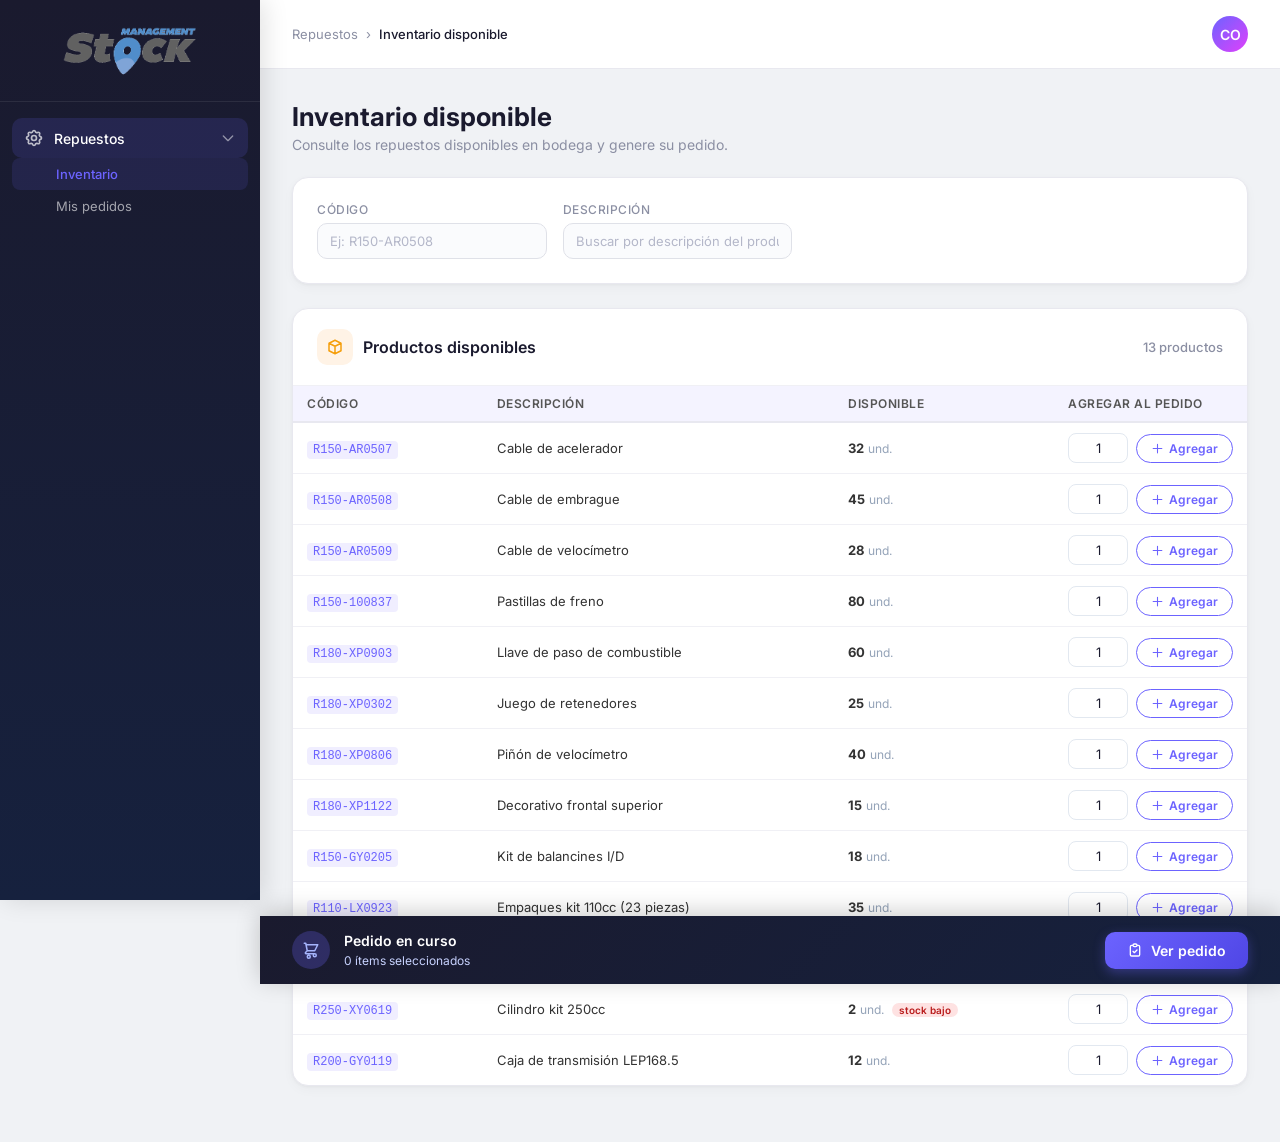
<file: consumidor/index.html>
<!DOCTYPE html>
<html lang="es">
<head>
  <meta charset="UTF-8">
  <meta name="viewport" content="width=device-width, initial-scale=1.0">
  <title>MasStock — Portal de Repuestos</title>
  <link href="https://fonts.googleapis.com/css2?family=Inter:wght@400;500;600;700&display=swap" rel="stylesheet">
  <link rel="stylesheet" href="../css/styles.css">
  <link rel="stylesheet" href="../css/consumidor.css">
  <link rel="icon" type="image/svg+xml" href="../assets/favicon.svg">
</head>
<body>

  <!-- ===== Sidebar ===== -->
  <aside class="sidebar">
    <div class="sidebar-logo">
      <img class="logo-icon" src="../assets/logo.png" alt="MasStock">
    </div>
    <nav class="sidebar-nav">
      <div class="nav-section open">
        <div class="nav-section-header active" onclick="toggleSection(this)">
          <div class="nav-section-left">
            <svg class="nav-icon" fill="none" stroke="currentColor" viewBox="0 0 24 24">
              <path stroke-linecap="round" stroke-linejoin="round" stroke-width="2"
                    d="M10.325 4.317c.426-1.756 2.924-1.756 3.35 0a1.724 1.724 0 002.573 1.066c1.543-.94 3.31.826 2.37 2.37a1.724 1.724 0 001.065 2.572c1.756.426 1.756 2.924 0 3.35a1.724 1.724 0 00-1.066 2.573c.94 1.543-.826 3.31-2.37 2.37a1.724 1.724 0 00-2.572 1.065c-.426 1.756-2.924 1.756-3.35 0a1.724 1.724 0 00-2.573-1.066c-1.543.94-3.31-.826-2.37-2.37a1.724 1.724 0 00-1.065-2.572c-1.756-.426-1.756-2.924 0-3.35a1.724 1.724 0 001.066-2.573c-.94-1.543.826-3.31 2.37-2.37.996.608 2.296.07 2.572-1.065z"/>
              <path stroke-linecap="round" stroke-linejoin="round" stroke-width="2" d="M15 12a3 3 0 11-6 0 3 3 0 016 0z"/>
            </svg>
            <span class="nav-label">Repuestos</span>
          </div>
          <svg class="nav-chevron" fill="none" stroke="currentColor" viewBox="0 0 24 24">
            <path stroke-linecap="round" stroke-linejoin="round" stroke-width="2" d="M9 5l7 7-7 7"/>
          </svg>
        </div>
        <div class="nav-submenu">
          <a href="index.html" class="active">Inventario</a>
          <a href="mis_pedidos.html">Mis pedidos</a>
        </div>
      </div>
    </nav>
  </aside>

  <!-- ===== Main ===== -->
  <div class="main">
    <header class="topbar">
      <div class="breadcrumb">
        <a href="#">Repuestos</a>
        <span>›</span>
        <span class="current">Inventario disponible</span>
      </div>
      <div class="topbar-actions">
        <div class="avatar" title="Consumidor">CO</div>
      </div>
    </header>

    <div class="page-content">

      <!-- ================================================================
           VISTA: Inventario disponible
      ================================================================ -->
      <div id="viewInventario">

        <div class="page-header">
          <div>
            <h1 class="page-title">Inventario disponible</h1>
            <p class="page-subtitle">Consulte los repuestos disponibles en bodega y genere su pedido.</p>
          </div>
        </div>

        <!-- Filtros -->
        <div class="card">
          <div class="card-body">
            <div class="search-row">
              <div class="filter-group">
                <label class="filter-label">Código</label>
                <input type="text" id="filterCodigo" class="filter-input" placeholder="Ej: R150-AR0508" oninput="filtrarInventario()">
              </div>
              <div class="filter-group" style="flex: 2;">
                <label class="filter-label">Descripción</label>
                <input type="text" id="filterDesc" class="filter-input" placeholder="Buscar por descripción del producto" oninput="filtrarInventario()">
              </div>

            </div>
          </div>
        </div>

        <!-- Tabla de inventario -->
        <div class="card" id="inventarioCard">
          <div class="card-header">
            <div class="card-header-icon list">
              <svg width="18" height="18" fill="none" stroke="currentColor" viewBox="0 0 24 24">
                <path stroke-linecap="round" stroke-linejoin="round" stroke-width="2"
                      d="M20 7l-8-4-8 4m16 0l-8 4m8-4v10l-8 4m0-10L4 7m8 4v10M4 7v10l8 4"/>
              </svg>
            </div>
            <h2>Productos disponibles</h2>
            <span class="card-header-right" id="inventarioCount">13 productos</span>
          </div>
          <div class="card-body" style="padding: 0;">
            <div class="table-wrapper" style="border: none; border-radius: 0;">
              <table class="data-table">
                <thead>
                  <tr>
                    <th>Código</th>
                    <th>Descripción</th>
                    <th>Disponible</th>
                    <th style="width: 175px;">Agregar al pedido</th>
                  </tr>
                </thead>
                <tbody id="inventarioTbody"></tbody>
              </table>
            </div>
          </div>
        </div>

        <!-- Sin resultados -->
        <div class="card" id="noResultsCard" style="display: none;">
          <div class="card-body">
            <div class="empty-state">
              <div class="empty-state-icon warning">
                <svg fill="none" stroke="currentColor" viewBox="0 0 24 24">
                  <path stroke-linecap="round" stroke-linejoin="round" stroke-width="2"
                        d="M21 21l-6-6m2-5a7 7 0 11-14 0 7 7 0 0114 0z"/>
                </svg>
              </div>
              <h3>Sin resultados</h3>
              <p>No se encontraron productos que coincidan con los filtros aplicados. Intente con otro código o descripción.</p>
            </div>
          </div>
        </div>

      </div><!-- /#viewInventario -->


      <!-- ================================================================
           VISTA: Pedido generado (éxito)
      ================================================================ -->
      <div id="viewExito" style="display: none;">
        <div class="card" style="max-width: 560px; margin: 48px auto;">
          <div class="card-body" style="text-align: center; padding: 48px 32px;">

            <div class="success-icon">
              <svg width="44" height="44" fill="none" stroke="currentColor" viewBox="0 0 24 24">
                <path stroke-linecap="round" stroke-linejoin="round" stroke-width="2"
                      d="M9 12l2 2 4-4m6 2a9 9 0 11-18 0 9 9 0 0118 0z"/>
              </svg>
            </div>

            <h2 class="success-title">Pedido generado exitosamente</h2>
            <p class="success-text">Su solicitud fue registrada y está en espera de confirmación por parte de bodega.</p>

            <div class="exito-ped-code" id="exitoPedCode">PED-000128</div>

            <div class="success-details">
              <div class="success-detail-item">
                <span class="extracted-label">Ítems solicitados</span>
                <span class="extracted-value" id="exitoItems">—</span>
              </div>
              <div class="success-detail-item">
                <span class="extracted-label">Estado</span>
                <span class="status-badge por-confirmar"><span class="dot"></span> Por confirmar</span>
              </div>
            </div>

            <div style="display: flex; gap: 12px; justify-content: center; margin-top: 32px;">
              <button type="button" class="btn btn-outline" onclick="nuevoPedido()">
                <svg width="15" height="15" fill="none" stroke="currentColor" viewBox="0 0 24 24">
                  <path stroke-linecap="round" stroke-linejoin="round" stroke-width="2" d="M12 4v16m8-8H4"/>
                </svg>
                Nuevo pedido
              </button>
              <a href="mis_pedidos.html" class="btn btn-primary" style="text-decoration: none;">
                <svg width="15" height="15" fill="none" stroke="currentColor" viewBox="0 0 24 24">
                  <path stroke-linecap="round" stroke-linejoin="round" stroke-width="2" d="M9 5l7 7-7 7"/>
                </svg>
                Ir a mis pedidos
              </a>
            </div>

          </div>
        </div>
      </div><!-- /#viewExito -->

    </div><!-- /.page-content -->
  </div><!-- /.main -->


  <!-- ================================================================
       Barra flotante del pedido
  ================================================================ -->
  <div class="cart-float-bar" id="cartFloatBar">
    <div class="cart-float-info">
      <div class="cart-float-icon">
        <svg width="18" height="18" fill="none" stroke="currentColor" viewBox="0 0 24 24">
          <path stroke-linecap="round" stroke-linejoin="round" stroke-width="2"
                d="M3 3h2l.4 2M7 13h10l4-8H5.4M7 13L5.4 5M7 13l-2.293 2.293c-.63.63-.184 1.707.707 1.707H17m0 0a2 2 0 100 4 2 2 0 000-4zm-8 2a2 2 0 100 4 2 2 0 000-4z"/>
        </svg>
      </div>
      <div>
        <div style="font-weight: 600; color: #fff; font-size: 14px; line-height: 1.3;">Pedido en curso</div>
        <div class="cart-float-count" id="cartFloatCount">0 ítems seleccionados</div>
      </div>
    </div>
    <button class="btn-cart-view" onclick="abrirConfirmModal()">
      <svg width="16" height="16" fill="none" stroke="currentColor" viewBox="0 0 24 24">
        <path stroke-linecap="round" stroke-linejoin="round" stroke-width="2"
              d="M9 5H7a2 2 0 00-2 2v12a2 2 0 002 2h10a2 2 0 002-2V7a2 2 0 00-2-2h-2M9 5a2 2 0 002 2h2a2 2 0 002-2M9 5a2 2 0 012-2h2a2 2 0 012 2m-6 9l2 2 4-4"/>
      </svg>
      Ver pedido
    </button>
  </div>


  <!-- ================================================================
       Modal: Confirmar pedido
  ================================================================ -->
  <div class="modal-overlay" id="confirmModal">
    <div class="modal">

      <div class="modal-header">
        <div class="modal-header-icon" style="background: linear-gradient(135deg, rgba(99,102,241,0.14), rgba(79,70,229,0.14)); color: #6366f1;">
          <svg width="20" height="20" fill="none" stroke="currentColor" viewBox="0 0 24 24">
            <path stroke-linecap="round" stroke-linejoin="round" stroke-width="2"
                  d="M3 3h2l.4 2M7 13h10l4-8H5.4M7 13L5.4 5M7 13l-2.293 2.293c-.63.63-.184 1.707.707 1.707H17m0 0a2 2 0 100 4 2 2 0 000-4zm-8 2a2 2 0 100 4 2 2 0 000-4z"/>
          </svg>
        </div>
        <div>
          <h3>Generar pedido</h3>
          <p>Revise los ítems y confirme la solicitud</p>
        </div>
        <button class="modal-close" onclick="cerrarConfirmModal()">
          <svg width="18" height="18" fill="none" stroke="currentColor" viewBox="0 0 24 24">
            <path stroke-linecap="round" stroke-linejoin="round" stroke-width="2" d="M6 18L18 6M6 6l12 12"/>
          </svg>
        </button>
      </div>

      <div class="modal-body">
        <div class="modal-section-label">Ítems solicitados</div>
        <table class="modal-cart-table">
          <thead>
            <tr>
              <th>Código</th>
              <th>Descripción</th>
              <th>Cantidad</th>
              <th></th>
            </tr>
          </thead>
          <tbody id="modalCartTbody"></tbody>
        </table>
      </div>

      <div class="modal-footer">
        <button class="btn-modal-cancel" onclick="cerrarConfirmModal()">Cancelar</button>
        <button class="btn-modal-confirm" onclick="confirmarPedido()">
          <svg width="16" height="16" fill="none" stroke="currentColor" viewBox="0 0 24 24">
            <path stroke-linecap="round" stroke-linejoin="round" stroke-width="2" d="M5 13l4 4L19 7"/>
          </svg>
          Confirmar pedido
        </button>
      </div>

    </div>
  </div>


  <script src="../js/shared.js"></script>
  <script src="js/consumidor.js"></script>
</body>
</html>
</file>
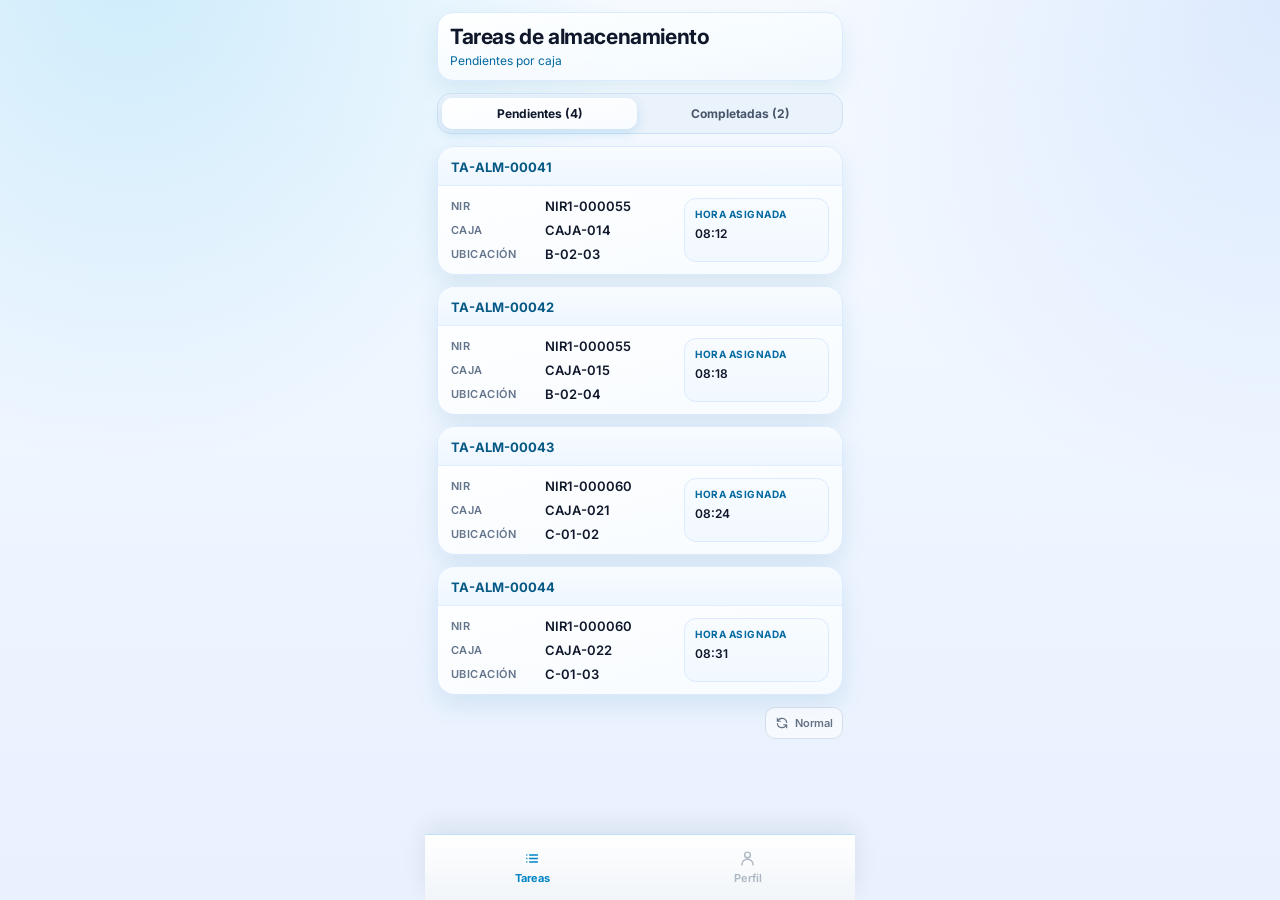
<file: operador/index.html>
<!DOCTYPE html>
<html lang="es">
<head>
  <meta charset="UTF-8">
  <meta name="viewport" content="width=device-width, initial-scale=1.0, viewport-fit=cover">
  <title>MasStock Operador — Tareas de almacenamiento</title>
  <link href="https://fonts.googleapis.com/css2?family=Inter:wght@400;500;600;700&display=swap" rel="stylesheet">
  <link rel="stylesheet" href="../css/styles.css">
  <link rel="stylesheet" href="../css/operador.css">
</head>
<body>
  <main class="op-app">
    <header class="op-top">
      <div class="op-top-row">
        <div>
          <h1>Tareas de almacenamiento</h1>
          <p>Pendientes por caja</p>
        </div>
      </div>

    </header>

    <section class="op-content">
      <div class="op-tabs" role="tablist" aria-label="Estado de tareas">
        <button id="filterPending" class="op-tab active" onclick="setTab('pending')" role="tab" aria-selected="true">
          Pendientes (0)
        </button>
        <button id="filterCompleted" class="op-tab" onclick="setTab('completed')" role="tab" aria-selected="false">
          Completadas (0)
        </button>
      </div>

      <div id="taskList" class="op-task-list"></div>

      <div id="emptyState" class="card" style="display:none;">
        <div class="card-body">
          <div class="empty-state" style="padding: 24px 16px;">
            <div class="empty-state-icon success">
              <svg fill="none" stroke="currentColor" viewBox="0 0 24 24">
                <path stroke-linecap="round" stroke-linejoin="round" stroke-width="2" d="M5 13l4 4L19 7"/>
              </svg>
            </div>
            <h3>Sin tareas pendientes</h3>
            <p>No hay tareas de almacenamiento por atender en este momento.</p>
          </div>
        </div>
      </div>

      <div class="op-sim-wrap">
        <button class="toggle-error-mode op-sim-btn" id="btnToggleMode" onclick="toggleSimMode()" title="Modo: Normal (clic para cambiar)">
          <svg width="14" height="14" fill="none" stroke="currentColor" viewBox="0 0 24 24">
            <path stroke-linecap="round" stroke-linejoin="round" stroke-width="2" d="M4 4v5h.582m15.356 2A8.001 8.001 0 004.582 9m0 0H9m11 11v-5h-.581m0 0a8.003 8.003 0 01-15.357-2m15.357 2H15"/>
          </svg>
          <span id="simLabel" class="mode-label">Normal</span>
        </button>
      </div>
    </section>

    <nav class="op-bottom-nav" aria-label="Navegación Operador">
      <a href="index.html" class="op-nav-item active">
        <svg class="op-nav-ico" fill="none" stroke="currentColor" viewBox="0 0 24 24" aria-hidden="true">
          <path stroke-linecap="round" stroke-linejoin="round" stroke-width="2" d="M8 7h11M8 12h11M8 17h11M4 7h.01M4 12h.01M4 17h.01"/>
        </svg>
        <span>Tareas</span>
      </a>
      <a href="#" class="op-nav-item disabled">
        <svg class="op-nav-ico" fill="none" stroke="currentColor" viewBox="0 0 24 24" aria-hidden="true">
          <path stroke-linecap="round" stroke-linejoin="round" stroke-width="2" d="M20 21a8 8 0 10-16 0M12 11a4 4 0 100-8 4 4 0 000 8z"/>
        </svg>
        <span>Perfil</span>
      </a>
    </nav>
  </main>

  <div class="op-toast" id="opToast">
    <span id="opToastMsg">Tarea completada</span>
  </div>

  <script src="../js/shared.js"></script>
  <script src="js/data_operador.js"></script>
  <script src="js/tareas_almacenamiento.js"></script>
</body>
</html>
</file>
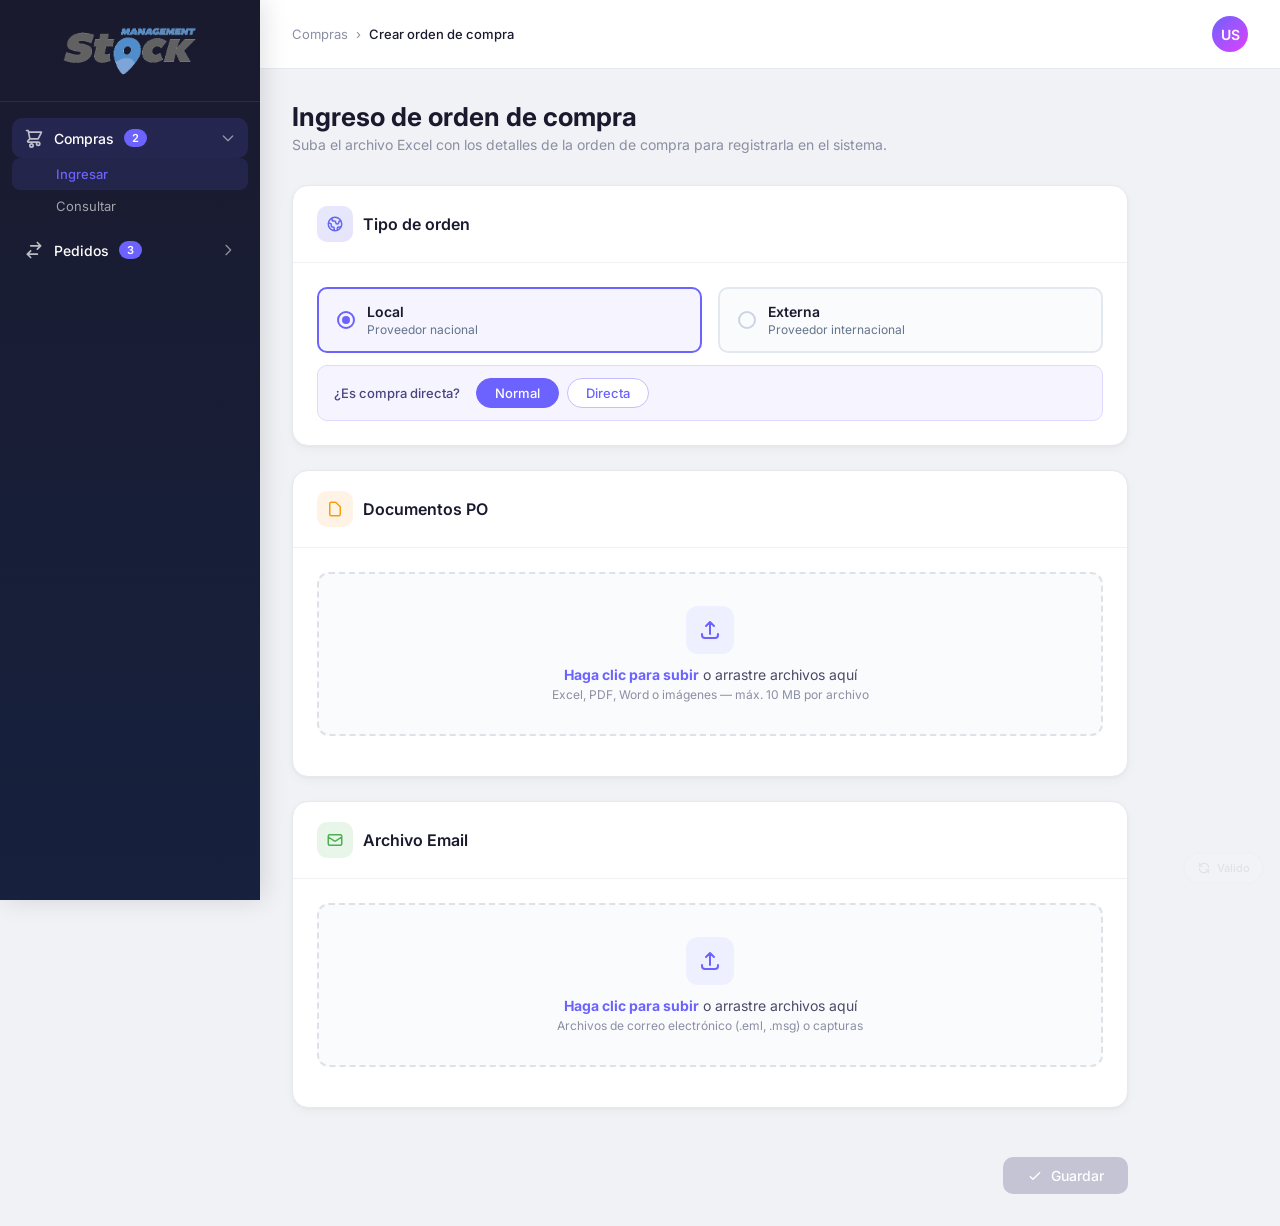
<file: ingreso_orden.html>
﻿<!DOCTYPE html>
<html lang="es">
<head>
  <meta charset="UTF-8">
  <meta name="viewport" content="width=device-width, initial-scale=1.0">
  <title>MasStock — Ingreso de orden de compra</title>
  <link href="https://fonts.googleapis.com/css2?family=Inter:wght@400;500;600;700&display=swap" rel="stylesheet">
  <link rel="stylesheet" href="css/styles.css">
  <link rel="icon" type="image/svg+xml" href="assets/favicon.svg">
</head>
<body>

  <!-- ===== Sidebar ===== -->
  <aside class="sidebar">
    <div class="sidebar-logo">
      <img class="logo-icon" src="assets/logo.png" alt="MasStock">
    </div>

    <nav class="sidebar-nav">
      <!-- Compras -->
      <div class="nav-section open">
        <div class="nav-section-header active" onclick="toggleSection(this)">
          <div class="nav-section-left">
            <svg class="nav-icon" fill="none" stroke="currentColor" viewBox="0 0 24 24">
              <path stroke-linecap="round" stroke-linejoin="round" stroke-width="2"
                    d="M3 3h2l.4 2M7 13h10l4-8H5.4M7 13L5.4 5M7 13l-2.293 2.293c-.63.63-.184 1.707.707 1.707H17m0 0a2 2 0 100 4 2 2 0 000-4zm-8 2a2 2 0 100 4 2 2 0 000-4z"/>
            </svg>
            <span class="nav-label">Compras</span>
            <span class="nav-badge">2</span>
          </div>
          <svg class="nav-chevron" fill="none" stroke="currentColor" viewBox="0 0 24 24">
            <path stroke-linecap="round" stroke-linejoin="round" stroke-width="2" d="M9 5l7 7-7 7"/>
          </svg>
        </div>
        <div class="nav-submenu">
          <a href="ingreso_orden.html" class="active">Ingresar</a>
          <a href="index.html">Consultar</a>
        </div>
      </div>

      <!-- Traslado -->
      <div class="nav-section">
        <div class="nav-section-header" onclick="toggleSection(this)">
          <div class="nav-section-left">
            <svg class="nav-icon" fill="none" stroke="currentColor" viewBox="0 0 24 24">
              <path stroke-linecap="round" stroke-linejoin="round" stroke-width="2"
                    d="M8 7h12m0 0l-4-4m4 4l-4 4m0 6H4m0 0l4 4m-4-4l4-4"/>
            </svg>
            <span class="nav-label">Pedidos</span>
            <span class="nav-badge">3</span>
          </div>
          <svg class="nav-chevron" fill="none" stroke="currentColor" viewBox="0 0 24 24">
            <path stroke-linecap="round" stroke-linejoin="round" stroke-width="2" d="M9 5l7 7-7 7"/>
          </svg>
        </div>
        <div class="nav-submenu">
          <a href="pedidos_bodega.html">Solicitudes</a>
        </div>
      </div>
    </nav>
  </aside>

  <!-- ===== Main ===== -->
  <div class="main">
    <!-- Top Bar -->
    <header class="topbar">
      <div class="breadcrumb">
        <a href="#">Compras</a>
        <span>›</span>
        <span class="current">Crear orden de compra</span>
      </div>
      <div class="topbar-actions">
        <div class="avatar" title="Usuario">US</div>
      </div>
    </header>

    <!-- Page -->
    <div class="page-content page-content-narrow">
      <h1 class="page-title">Ingreso de orden de compra</h1>
      <p class="page-subtitle">Suba el archivo Excel con los detalles de la orden de compra para registrarla en el sistema.</p>

      <!-- ===== PASO 1: Subir archivo Excel ===== -->
      <div id="step1">
        <!-- Tipo de orden -->
        <div class="card">
          <div class="card-header">
            <div class="card-header-icon" style="background: linear-gradient(135deg, rgba(99,102,241,0.15), rgba(79,70,229,0.15)); color:#6366f1;">
              <svg width="18" height="18" fill="none" stroke="currentColor" viewBox="0 0 24 24">
                <path stroke-linecap="round" stroke-linejoin="round" stroke-width="2" d="M3.055 11H5a2 2 0 012 2v1a2 2 0 002 2 2 2 0 012 2v2.945M8 3.935V5.5A2.5 2.5 0 0010.5 8h.5a2 2 0 012 2 2 2 0 104 0 2 2 0 012-2h1.064M15 20.488V18a2 2 0 012-2h3.064M21 12a9 9 0 11-18 0 9 9 0 0118 0z"/>
              </svg>
            </div>
            <h2>Tipo de orden</h2>
          </div>
          <div class="card-body">
            <div class="order-type-selector">
              <label class="order-type-option selected" onclick="selectOrderType(this, 'local')">
                <input type="radio" name="orderType" value="local" checked>
                <div class="order-type-radio"></div>
                <div class="order-type-content">
                  <span class="order-type-label">Local</span>
                  <span class="order-type-desc">Proveedor nacional</span>
                </div>
              </label>
              <label class="order-type-option" onclick="selectOrderType(this, 'externa')">
                <input type="radio" name="orderType" value="externa">
                <div class="order-type-radio"></div>
                <div class="order-type-content">
                  <span class="order-type-label">Externa</span>
                  <span class="order-type-desc">Proveedor internacional</span>
                </div>
              </label>
            </div>

            <!-- Sub-panel: ¿Es compra directa? (solo visible cuando tipo = Local) -->
            <div class="local-subtype-panel" id="localSubtypePanel">
              <div class="local-subtype-inner">
                <span class="local-subtype-label">¿Es compra directa?</span>
                <div class="local-subtype-options">
                  <button type="button" class="local-subtype-btn selected" id="subtypeNormal" onclick="selectLocalSubtype('normal')">Normal</button>
                  <button type="button" class="local-subtype-btn" id="subtypeDirecta" onclick="selectLocalSubtype('directa')">Directa</button>
                </div>
              </div>
            </div>
          </div>
        </div>

        <!-- Documentos PO -->
        <div class="card">
          <div class="card-header">
            <div class="card-header-icon docs">
              <svg width="18" height="18" fill="none" stroke="currentColor" viewBox="0 0 24 24">
                <path stroke-linecap="round" stroke-linejoin="round" stroke-width="2"
                      d="M7 21h10a2 2 0 002-2V9.414a1 1 0 00-.293-.707l-5.414-5.414A1 1 0 0012.586 3H7a2 2 0 00-2 2v14a2 2 0 002 2z"/>
              </svg>
            </div>
            <h2>Documentos PO</h2>
          </div>
          <div class="card-body">
            <div class="upload-zone" onclick="this.querySelector('input').click()" id="uploadPO">
              <input type="file" class="upload-file-input" accept=".xls,.xlsx,.pdf,.doc,.docx,.png,.jpg"
                     onchange="handleFiles(event, 'fileListPO')">
              <div class="upload-zone-icon">
                <svg fill="none" stroke="currentColor" viewBox="0 0 24 24">
                  <path stroke-linecap="round" stroke-linejoin="round" stroke-width="2"
                        d="M4 16v1a3 3 0 003 3h10a3 3 0 003-3v-1m-4-8l-4-4m0 0L8 8m4-4v12"/>
                </svg>
              </div>
              <p class="upload-zone-text"><strong>Haga clic para subir</strong> o arrastre archivos aquí</p>
              <p class="upload-zone-hint">Excel, PDF, Word o imágenes — máx. 10 MB por archivo</p>
            </div>
            <div class="file-list" id="fileListPO"></div>

            <!-- Alerta: Archivo no válido -->
            <div class="po-error-alert" id="poErrorSection" style="display:none;">
              <svg class="po-error-alert-icon" fill="none" stroke="currentColor" viewBox="0 0 24 24">
                <path stroke-linecap="round" stroke-linejoin="round" stroke-width="2" d="M12 9v2m0 4h.01m-6.938 4h13.856c1.54 0 2.502-1.667 1.732-2.5L13.732 4.5c-.77-.833-2.694-.833-3.464 0L3.34 16.5c-.77.833.192 2.5 1.732 2.5z"/>
              </svg>
              <div class="po-error-alert-content">
                <h4>Archivo no válido</h4>
                <p>El archivo subido no pudo ser procesado. Verifique que cumpla con los requisitos:</p>
                <ul>
                  <li>Formato permitido: Excel (.xls, .xlsx)</li>
                  <li>Debe contener las columnas: Descripción, Cantidad</li>
                  <li>El archivo no debe estar vacío ni dañado</li>
                </ul>
              </div>
            </div>

            <!-- Ingreso manual de datos PO -->
            <div id="poManualSection" class="po-manual-section" style="display:none;">
              <div class="manual-mode-banner">
                <svg width="18" height="18" fill="none" stroke="currentColor" viewBox="0 0 24 24">
                  <path stroke-linecap="round" stroke-linejoin="round" stroke-width="2" d="M11 5H6a2 2 0 00-2 2v11a2 2 0 002 2h11a2 2 0 002-2v-5m-1.414-9.414a2 2 0 112.828 2.828L11.828 15H9v-2.828l8.586-8.586z"/>
                </svg>
                <div class="manual-mode-banner-text">
                  <strong>No se pudo leer el formato del archivo</strong>
                  <span>Ingrese los datos de la orden manualmente para continuar con el registro.</span>
                </div>
              </div>
              <div class="manual-info-fields">
                <div class="manual-field">
                  <label>Código de ingreso</label>
                  <div class="manual-nir-display">
                    <code>NIR1-000067</code>
                  </div>
                </div>
                <div class="manual-field">
                  <label>Proveedor <span class="required-star">*</span></label>
                  <input type="text" id="manualProveedor" class="manual-field-input" placeholder="Nombre del proveedor" oninput="validateForm()">
                </div>
              </div>
              <div class="manual-table-wrap">
                <div class="manual-table-header">
                  <h3>Ítems de la orden</h3>
                  <button type="button" class="btn-add-manual-row" onclick="addManualRow()">
                    <svg width="13" height="13" fill="none" stroke="currentColor" viewBox="0 0 24 24">
                      <path stroke-linecap="round" stroke-linejoin="round" stroke-width="2" d="M12 4v16m8-8H4"/>
                    </svg>
                    Agregar ítem
                  </button>
                </div>
                <div class="table-wrapper">
                  <table class="data-table">
                    <thead>
                      <tr>
                        <th style="width:36px;">#</th>
                        <th>Descripción</th>
                        <th>Código Massline</th>
                        <th>Descripción Massline</th>
                        <th>Cantidad</th>
                        <th style="width:36px;"></th>
                      </tr>
                    </thead>
                    <tbody id="manualTableBody"></tbody>
                  </table>
                </div>
              </div>
            </div>

            <!-- Alerta: Datos incompletos -->
            <div class="po-error-alert warning" id="poWarningSection" style="display:none;">
              <svg class="po-error-alert-icon" fill="none" stroke="currentColor" viewBox="0 0 24 24">
                <path stroke-linecap="round" stroke-linejoin="round" stroke-width="2" d="M12 9v2m0 4h.01m-6.938 4h13.856c1.54 0 2.502-1.667 1.732-2.5L13.732 4.5c-.77-.833-2.694-.833-3.464 0L3.34 16.5c-.77.833.192 2.5 1.732 2.5z"/>
              </svg>
              <div class="po-error-alert-content">
                <h4>Datos incompletos</h4>
                <p>El archivo Excel no contiene toda la información requerida para la orden de compra. Se encontraron los siguientes errores:</p>
                <ul>
                  <li>Columna "Precio unitario" — no encontrada en el archivo</li>
                  <li>Fila 1 — código Massline no encontrado</li>
                  <li>Fila 3 — código Massline no encontrado</li>
                  <li>Fila 5 — código Massline no encontrado</li>
                </ul>
              </div>
            </div>

            <!-- Info extraída (modo incompleto) -->
            <div class="po-extracted-info" id="poInfoIncomplete" style="display:none;">
              <div class="po-extracted-item">
                <span class="po-extracted-label">Código de ingreso</span>
                <span class="po-extracted-value"><code>NIR1-000066</code></span>
              </div>
              <div class="po-extracted-item">
                <span class="po-extracted-label">Proveedor</span>
                <span class="po-extracted-value">MOTORALMOR CIA. LTDA.</span>
              </div>
            </div>

            <!-- Tabla con datos incompletos -->
            <div class="po-table-section" id="poTableIncomplete" style="display:none;">
              <h3 class="po-table-title">Ítems de la orden (5) — <span style="color:#ef4444;">con errores</span></h3>
              <div class="table-wrapper">
                <table class="data-table">
                  <thead>
                    <tr>
                      <th>#</th>
                      <th>Descripción factura</th>
                      <th>Código Massline</th>
                      <th>Descripción Massline</th>
                      <th>Cantidad</th>
                    </tr>
                  </thead>
                  <tbody>
                    <tr>
                      <td>1</td>
                      <td>BENDIX DE RODILLO (3) PIÑON 41 DIENTES - XY12530A(2020) - MOXAL - CHINA</td>
                      <td class="ml-ac-cell">
                        <div class="ml-autocomplete">
                          <input type="text" class="ml-ac-input" data-field="code" placeholder="Buscar código..." onfocus="showMlDropdown(this)" oninput="filterMassline(this)">
                          <div class="ml-ac-dropdown"></div>
                        </div>
                      </td>
                      <td class="ml-desc-cell ml-ac-cell">
                        <div class="ml-autocomplete">
                          <input type="text" class="ml-ac-input" data-field="desc" placeholder="Buscar descripción..." onfocus="showMlDropdown(this)" oninput="filterMassline(this)">
                          <div class="ml-ac-dropdown"></div>
                        </div>
                      </td>
                      <td>30</td>
                    </tr>
                    <tr>
                      <td>2</td>
                      <td>KIT DE BALANCINES I/D (PALILLOS) - GY200 - MOXAL - CHINA</td>
                      <td class="ml-ac-cell">
                        <div class="ml-autocomplete">
                          <input type="text" class="ml-ac-input" data-field="code" placeholder="Buscar código..." onfocus="showMlDropdown(this)" oninput="filterMassline(this)">
                          <div class="ml-ac-dropdown"></div>
                        </div>
                      </td>
                      <td class="ml-desc-cell ml-ac-cell">
                        <div class="ml-autocomplete">
                          <input type="text" class="ml-ac-input" data-field="desc" placeholder="Buscar descripción..." onfocus="showMlDropdown(this)" oninput="filterMassline(this)">
                          <div class="ml-ac-dropdown"></div>
                        </div>
                      </td>
                      <td>80</td>
                    </tr>
                    <tr>
                      <td>3</td>
                      <td>EMPAQUES KIT 110CC CB 23 PIEZAS - LX1104III(2009) - MOXAL - CHINA</td>
                      <td class="ml-ac-cell">
                        <div class="ml-autocomplete">
                          <input type="text" class="ml-ac-input" data-field="code" placeholder="Buscar código..." onfocus="showMlDropdown(this)" oninput="filterMassline(this)">
                          <div class="ml-ac-dropdown"></div>
                        </div>
                      </td>
                      <td class="ml-desc-cell ml-ac-cell">
                        <div class="ml-autocomplete">
                          <input type="text" class="ml-ac-input" data-field="desc" placeholder="Buscar descripción..." onfocus="showMlDropdown(this)" oninput="filterMassline(this)">
                          <div class="ml-ac-dropdown"></div>
                        </div>
                      </td>
                      <td>50</td>
                    </tr>
                    <tr>
                      <td>4</td>
                      <td>CAJA DE TRANSMISION LEP168.5 LES173 (PPM5MM AD3.9MM) - XY200GY6I(2019) - MOXAL - CHINA</td>
                      <td class="ml-ac-cell">
                        <div class="ml-autocomplete">
                          <input type="text" class="ml-ac-input" data-field="code" placeholder="Buscar código..." onfocus="showMlDropdown(this)" oninput="filterMassline(this)">
                          <div class="ml-ac-dropdown"></div>
                        </div>
                      </td>
                      <td class="ml-desc-cell ml-ac-cell">
                        <div class="ml-autocomplete">
                          <input type="text" class="ml-ac-input" data-field="desc" placeholder="Buscar descripción..." onfocus="showMlDropdown(this)" oninput="filterMassline(this)">
                          <div class="ml-ac-dropdown"></div>
                        </div>
                      </td>
                      <td>100</td>
                    </tr>
                    <tr>
                      <td>5</td>
                      <td>CILINDRO KIT CG D:69 250CC H:113.30MM P:15 NEGRO - XY250GY6I(2019) - MOXAL - CHINA</td>
                      <td class="ml-ac-cell">
                        <div class="ml-autocomplete">
                          <input type="text" class="ml-ac-input" data-field="code" placeholder="Buscar código..." onfocus="showMlDropdown(this)" oninput="filterMassline(this)">
                          <div class="ml-ac-dropdown"></div>
                        </div>
                      </td>
                      <td class="ml-desc-cell ml-ac-cell">
                        <div class="ml-autocomplete">
                          <input type="text" class="ml-ac-input" data-field="desc" placeholder="Buscar descripción..." onfocus="showMlDropdown(this)" oninput="filterMassline(this)">
                          <div class="ml-ac-dropdown"></div>
                        </div>
                      </td>
                      <td>145</td>
                    </tr>
                  </tbody>
                </table>
              </div>
            </div>

            <!-- Alerta: Orden vencida (solo local) -->
            <div class="po-error-alert" id="poExpiredSection" style="display:none;">
              <svg class="po-error-alert-icon" fill="none" stroke="currentColor" viewBox="0 0 24 24">
                <path stroke-linecap="round" stroke-linejoin="round" stroke-width="2" d="M12 8v4l3 3m6-3a9 9 0 11-18 0 9 9 0 0118 0z"/>
              </svg>
              <div class="po-error-alert-content">
                <h4>Orden de compra vencida</h4>
                <p>La orden <strong>NIR1-000054</strong> no puede ingresarse porque su fecha de vencimiento ya expiró.</p>
                <ul>
                  <li>Fecha de vencimiento: <strong>28/04/2026</strong></li>
                  <li>Fecha actual: <strong>04/05/2026</strong></li>
                  <li>Días vencida: <strong>6 días</strong></li>
                </ul>
                <p style="margin-top:8px;">Comuníquese con el proveedor para gestionar una nueva orden de compra o la extensión del plazo.</p>
              </div>
            </div>

            <!-- Alerta: Orden existente -->
            <div class="po-error-alert" id="poExistsSection" style="display:none;">
              <svg class="po-error-alert-icon" fill="none" stroke="currentColor" viewBox="0 0 24 24">
                <path stroke-linecap="round" stroke-linejoin="round" stroke-width="2" d="M12 9v2m0 4h.01m-6.938 4h13.856c1.54 0 2.502-1.667 1.732-2.5L13.732 4.5c-.77-.833-2.694-.833-3.464 0L3.34 16.5c-.77.833.192 2.5 1.732 2.5z"/>
              </svg>
              <div class="po-error-alert-content">
                <h4>Orden de compra ya existente</h4>
                <p>La orden <strong>NIR1-000051</strong> ya se encuentra registrada en el sistema (ingresada el 10/04/2026). No es posible ingresar una orden duplicada.</p>
              </div>
            </div>

            <!-- Info extraída (modo multi-invoice) -->
            <div class="po-extracted-info" id="poInfoMulti" style="display:none;">
              <div class="po-extracted-item">
                <span class="po-extracted-label">Código de ingreso</span>
                <span class="po-extracted-value"><code id="multiInvoiceNir">NIR1-000063</code></span>
              </div>
              <div class="po-extracted-item">
                <span class="po-extracted-label">Proveedor</span>
                <span class="po-extracted-value">WUXI HUAHENG INTERNATIONAL TRADE CORP.</span>
              </div>
            </div>

            <!-- Sección multi-invoice con carrusel -->
            <div class="po-table-section" id="poMultiInvoiceSection" style="display:none;">
              <h3 class="po-table-title">Ítems de la orden — <span style="color:#6c63ff;">3 invoices detectadas</span></h3>
              <div class="invoice-carousel">
                <button class="invoice-nav-btn" id="btnPrevInvoice" onclick="navigateInvoice(-1)" disabled>
                  <svg width="16" height="16" fill="none" stroke="currentColor" viewBox="0 0 24 24">
                    <path stroke-linecap="round" stroke-linejoin="round" stroke-width="2" d="M15 19l-7-7 7-7"/>
                  </svg>
                </button>
                <div class="invoice-carousel-center">
                  <div class="invoice-counter">Invoice <span id="invoiceCurrentNum">1</span> de <span id="invoiceTotalNum">3</span></div>
                  <div class="invoice-dots" id="invoiceDots"></div>
                </div>
                <button class="invoice-nav-btn" id="btnNextInvoice" onclick="navigateInvoice(1)">
                  <svg width="16" height="16" fill="none" stroke="currentColor" viewBox="0 0 24 24">
                    <path stroke-linecap="round" stroke-linejoin="round" stroke-width="2" d="M9 5l7 7-7 7"/>
                  </svg>
                </button>
              </div>
              <div class="invoice-header-bar" id="invoiceHeaderBar"></div>
              <div class="table-wrapper">
                <table class="data-table">
                  <thead>
                    <tr>
                      <th>#</th>
                      <th>Descripción factura</th>
                      <th>Código Massline</th>
                      <th>Descripción Massline</th>
                      <th>Cantidad</th>
                    </tr>
                  </thead>
                  <tbody id="invoiceTbody"></tbody>
                </table>
              </div>
            </div>

            <!-- Info extraída (modo válido) -->
            <div class="po-extracted-info" id="poInfoValid" style="display:none;">
              <div class="po-extracted-item">
                <span class="po-extracted-label">Código de ingreso</span>
                <span class="po-extracted-value"><code>NIR1-000062</code></span>
              </div>
              <div class="po-extracted-item">
                <span class="po-extracted-label">Proveedor</span>
                <span class="po-extracted-value">WUXI HUAHENG INTERNATIONAL TRADE CORP.</span>
              </div>
            </div>

            <!-- Tabla estática de ítems PO -->
            <div class="po-table-section" id="poTableSection" style="display:none;">
              <h3 class="po-table-title">Ítems de la orden (8)</h3>
              <div class="table-wrapper">
                <table class="data-table">
                  <thead>
                    <tr>
                      <th>#</th>
                      <th>Descripción factura</th>
                      <th>Código Massline</th>
                      <th>Descripción Massline</th>
                      <th>Cantidad</th>
                    </tr>
                  </thead>
                  <tbody>
                    <tr>
                      <td>1</td>
                      <td>CABLE DE VELOCIMETRO</td>
                      <td class="ml-ac-cell">
                        <div class="ml-autocomplete">
                          <input type="text" class="ml-ac-input ml-externa-lock" data-field="code" placeholder="Buscar código..." onfocus="showMlDropdown(this)" oninput="filterMassline(this)">
                          <div class="ml-ac-dropdown"></div>
                        </div>
                      </td>
                      <td class="ml-desc-cell ml-ac-cell">
                        <div class="ml-autocomplete">
                          <input type="text" class="ml-ac-input ml-externa-lock" data-field="desc" placeholder="Buscar descripción..." onfocus="showMlDropdown(this)" oninput="filterMassline(this)">
                          <div class="ml-ac-dropdown"></div>
                        </div>
                      </td>
                      <td>150</td>
                    </tr>
                    <tr>
                      <td>2</td>
                      <td>CABLE DE ACELERADOR</td>
                      <td class="ml-ac-cell">
                        <div class="ml-autocomplete">
                          <input type="text" class="ml-ac-input ml-externa-lock" data-field="code" placeholder="Buscar código..." onfocus="showMlDropdown(this)" oninput="filterMassline(this)">
                          <div class="ml-ac-dropdown"></div>
                        </div>
                      </td>
                      <td class="ml-desc-cell ml-ac-cell">
                        <div class="ml-autocomplete">
                          <input type="text" class="ml-ac-input ml-externa-lock" data-field="desc" placeholder="Buscar descripción..." onfocus="showMlDropdown(this)" oninput="filterMassline(this)">
                          <div class="ml-ac-dropdown"></div>
                        </div>
                      </td>
                      <td>70</td>
                    </tr>
                    <tr>
                      <td>3</td>
                      <td>CABLE DE EMBRAGUE</td>
                      <td class="ml-ac-cell">
                        <div class="ml-autocomplete">
                          <input type="text" class="ml-ac-input filled ml-externa-lock" data-field="code" placeholder="Buscar código..." value="R150-AR0508" onfocus="showMlDropdown(this)" oninput="filterMassline(this)">
                          <div class="ml-ac-dropdown"></div>
                        </div>
                      </td>
                      <td class="ml-desc-cell ml-ac-cell">
                        <div class="ml-autocomplete">
                          <input type="text" class="ml-ac-input filled ml-externa-lock" data-field="desc" placeholder="Buscar descripción..." value="Cable de embrague" onfocus="showMlDropdown(this)" oninput="filterMassline(this)">
                          <div class="ml-ac-dropdown"></div>
                        </div>
                      </td>
                      <td>60</td>
                    </tr>
                    <tr>
                      <td>4</td>
                      <td>DECORATIVO FRONTAL SUPERIOR</td>
                      <td class="ml-ac-cell">
                        <div class="ml-autocomplete">
                          <input type="text" class="ml-ac-input ml-externa-lock" data-field="code" placeholder="Buscar código..." onfocus="showMlDropdown(this)" oninput="filterMassline(this)">
                          <div class="ml-ac-dropdown"></div>
                        </div>
                      </td>
                      <td class="ml-desc-cell ml-ac-cell">
                        <div class="ml-autocomplete">
                          <input type="text" class="ml-ac-input ml-externa-lock" data-field="desc" placeholder="Buscar descripción..." onfocus="showMlDropdown(this)" oninput="filterMassline(this)">
                          <div class="ml-ac-dropdown"></div>
                        </div>
                      </td>
                      <td>30</td>
                    </tr>
                    <tr>
                      <td>5</td>
                      <td>PASTILLAS DE FRENO</td>
                      <td class="ml-ac-cell">
                        <div class="ml-autocomplete">
                          <input type="text" class="ml-ac-input filled ml-externa-lock" data-field="code" placeholder="Buscar código..." value="R150-100837" onfocus="showMlDropdown(this)" oninput="filterMassline(this)">
                          <div class="ml-ac-dropdown"></div>
                        </div>
                      </td>
                      <td class="ml-desc-cell ml-ac-cell">
                        <div class="ml-autocomplete">
                          <input type="text" class="ml-ac-input filled ml-externa-lock" data-field="desc" placeholder="Buscar descripción..." value="Pastillas de freno" onfocus="showMlDropdown(this)" oninput="filterMassline(this)">
                          <div class="ml-ac-dropdown"></div>
                        </div>
                      </td>
                      <td>100</td>
                    </tr>
                    <tr>
                      <td>6</td>
                      <td>JUEGO DE RETENEDORES</td>
                      <td class="ml-ac-cell">
                        <div class="ml-autocomplete">
                          <input type="text" class="ml-ac-input ml-externa-lock" data-field="code" placeholder="Buscar código..." onfocus="showMlDropdown(this)" oninput="filterMassline(this)">
                          <div class="ml-ac-dropdown"></div>
                        </div>
                      </td>
                      <td class="ml-desc-cell ml-ac-cell">
                        <div class="ml-autocomplete">
                          <input type="text" class="ml-ac-input ml-externa-lock" data-field="desc" placeholder="Buscar descripción..." onfocus="showMlDropdown(this)" oninput="filterMassline(this)">
                          <div class="ml-ac-dropdown"></div>
                        </div>
                      </td>
                      <td>200</td>
                    </tr>
                    <tr>
                      <td>7</td>
                      <td>LLAVE DE PASO DE COMBUSTIBLE</td>
                      <td class="ml-ac-cell">
                        <div class="ml-autocomplete">
                          <input type="text" class="ml-ac-input filled ml-externa-lock" data-field="code" placeholder="Buscar código..." value="R180-XP0903" onfocus="showMlDropdown(this)" oninput="filterMassline(this)">
                          <div class="ml-ac-dropdown"></div>
                        </div>
                      </td>
                      <td class="ml-desc-cell ml-ac-cell">
                        <div class="ml-autocomplete">
                          <input type="text" class="ml-ac-input filled ml-externa-lock" data-field="desc" placeholder="Buscar descripción..." value="Llave de paso de combustible" onfocus="showMlDropdown(this)" oninput="filterMassline(this)">
                          <div class="ml-ac-dropdown"></div>
                        </div>
                      </td>
                      <td>100</td>
                    </tr>
                    <tr>
                      <td>8</td>
                      <td>PIÑON DE VELOCIMETRO</td>
                      <td class="ml-ac-cell">
                        <div class="ml-autocomplete">
                          <input type="text" class="ml-ac-input ml-externa-lock" data-field="code" placeholder="Buscar código..." onfocus="showMlDropdown(this)" oninput="filterMassline(this)">
                          <div class="ml-ac-dropdown"></div>
                        </div>
                      </td>
                      <td class="ml-desc-cell ml-ac-cell">
                        <div class="ml-autocomplete">
                          <input type="text" class="ml-ac-input ml-externa-lock" data-field="desc" placeholder="Buscar descripción..." onfocus="showMlDropdown(this)" oninput="filterMassline(this)">
                          <div class="ml-ac-dropdown"></div>
                        </div>
                      </td>
                      <td>110</td>
                    </tr>
                  </tbody>
                </table>
              </div>
            </div>
          </div>
        </div>

        <div class="card">
          <div class="card-header">
            <div class="card-header-icon email">
              <svg width="18" height="18" fill="none" stroke="currentColor" viewBox="0 0 24 24">
                <path stroke-linecap="round" stroke-linejoin="round" stroke-width="2"
                      d="M3 8l7.89 5.26a2 2 0 002.22 0L21 8M5 19h14a2 2 0 002-2V7a2 2 0 00-2-2H5a2 2 0 00-2 2v10a2 2 0 002 2z"/>
              </svg>
            </div>
            <h2>Archivo Email</h2>
          </div>
          <div class="card-body">
            <div class="upload-zone" onclick="this.querySelector('input').click()">
              <input type="file" class="upload-file-input" accept=".eml,.msg,.pdf,.png,.jpg"
                     onchange="handleFiles(event, 'fileListEmail')">
              <div class="upload-zone-icon">
                <svg fill="none" stroke="currentColor" viewBox="0 0 24 24">
                  <path stroke-linecap="round" stroke-linejoin="round" stroke-width="2"
                        d="M4 16v1a3 3 0 003 3h10a3 3 0 003-3v-1m-4-8l-4-4m0 0L8 8m4-4v12"/>
                </svg>
              </div>
              <p class="upload-zone-text"><strong>Haga clic para subir</strong> o arrastre archivos aquí</p>
              <p class="upload-zone-hint">Archivos de correo electrónico (.eml, .msg) o capturas</p>
            </div>
            <div class="file-list" id="fileListEmail"></div>
          </div>
        </div>

        <div class="form-actions">
          <button type="button" class="btn btn-primary" id="btnProcesar" onclick="goToStep3()" disabled>
            <svg width="16" height="16" fill="none" stroke="currentColor" viewBox="0 0 24 24">
              <path stroke-linecap="round" stroke-linejoin="round" stroke-width="2" d="M5 13l4 4L19 7"/>
            </svg>
            Guardar
          </button>
        </div>
      </div>

      <!-- ===== PASO 3: Confirmación ===== -->
      <div id="step3" style="display:none;">
        <div class="card">
          <div class="card-body" style="text-align:center; padding:48px 24px;">
            <div class="success-icon">
              <svg width="48" height="48" fill="none" stroke="currentColor" viewBox="0 0 24 24">
                <path stroke-linecap="round" stroke-linejoin="round" stroke-width="2"
                      d="M9 12l2 2 4-4m6 2a9 9 0 11-18 0 9 9 0 0118 0z"/>
              </svg>
            </div>
            <h2 class="success-title">Orden registrada exitosamente</h2>
            <p class="success-text">La orden <strong id="step3NirCode">NIR1-000062</strong> ha sido validada y registrada en el sistema.</p>
            <div class="success-details">
              <div class="success-detail-item">
                <span class="extracted-label">Proveedor</span>
                <span class="extracted-value" id="step3ProveedorVal">WUXI HUAHENG INTERNATIONAL TRADE CORP.</span>
              </div>
              <div class="success-detail-item">
                <span class="extracted-label">Productos</span>
                <span class="extracted-value" id="step3ProductosVal">8 ítems &mdash; $6.925.000</span>
              </div>
              <div class="success-detail-item">
                <span class="extracted-label">Estado</span>
                <span class="status-badge">Registrada</span>
              </div>
            </div>
            <button type="button" class="btn btn-primary" onclick="resetForm()" style="margin-top:24px;">
              <svg width="16" height="16" fill="none" stroke="currentColor" viewBox="0 0 24 24">
                <path stroke-linecap="round" stroke-linejoin="round" stroke-width="2" d="M12 4v16m8-8H4"/>
              </svg>
              Ingresar otra orden
            </button>
          </div>
        </div>
      </div>

    </div>
  </div>

  <script src="js/data.js"></script>
  <script src="js/shared.js"></script>
  <script src="js/ingreso_orden.js"></script>
  <script>
    // Inicializar sub-panel visible (Local está seleccionado por defecto)
    document.getElementById('localSubtypePanel').classList.add('visible');
  </script>

  <!-- Botón oculto para alternar modo de simulación -->
  <button class="toggle-error-mode" id="btnToggleMode" onclick="toggleSimMode()" title="Modo: Válido (clic para cambiar)">
    <svg width="14" height="14" fill="none" stroke="currentColor" viewBox="0 0 24 24">
      <path stroke-linecap="round" stroke-linejoin="round" stroke-width="2" d="M4 4v5h.582m15.356 2A8.001 8.001 0 004.582 9m0 0H9m11 11v-5h-.581m0 0a8.003 8.003 0 01-15.357-2m15.357 2H15"/>
    </svg>
    <span class="mode-label">Válido</span>
  </button>
</body>
</html>
</file>
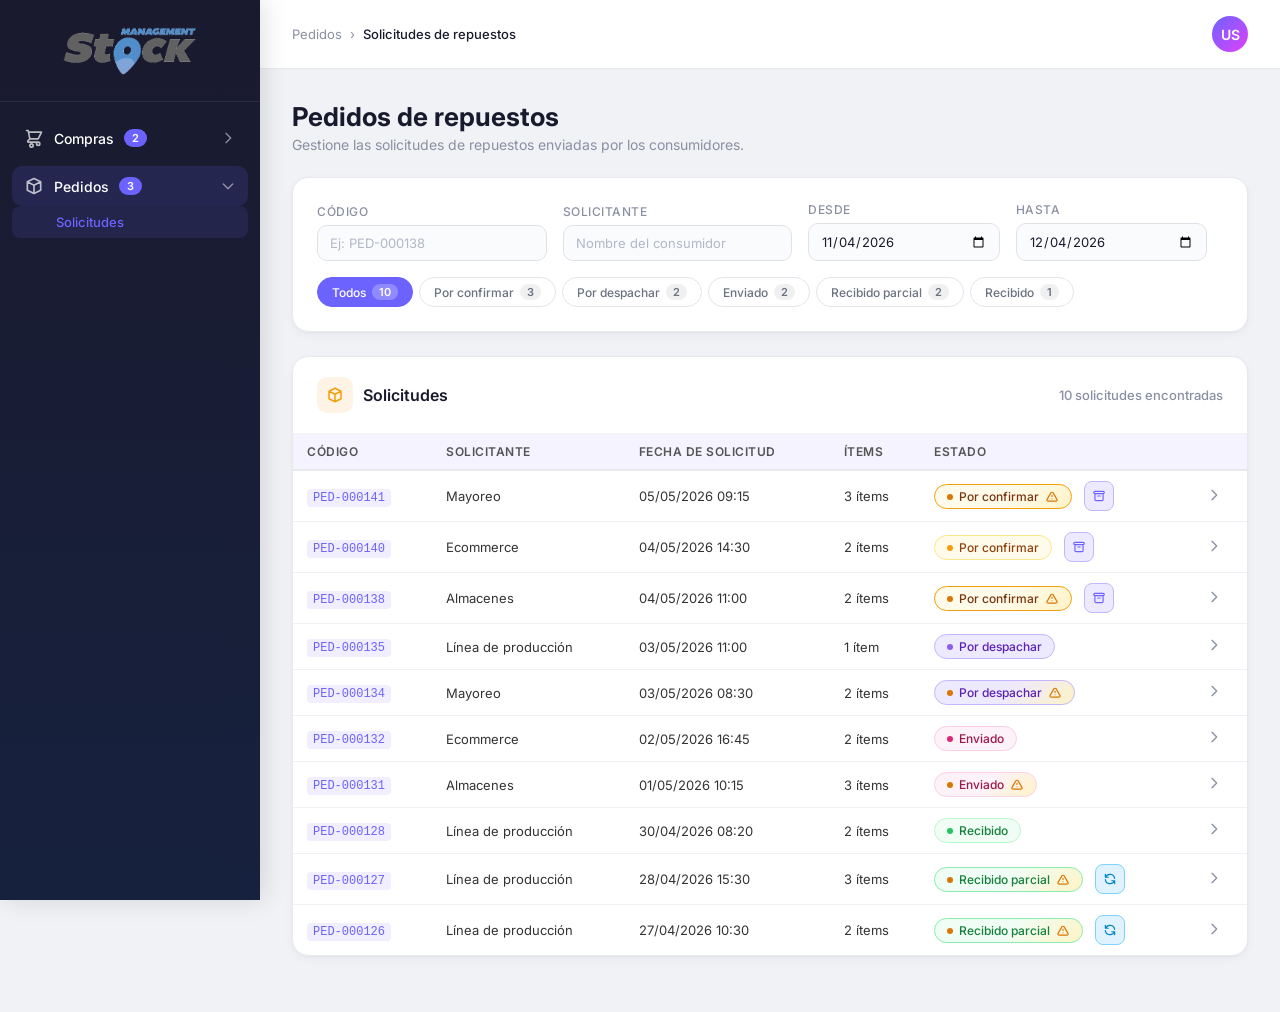
<file: pedidos_bodega.html>
<!DOCTYPE html>
<html lang="es">
<head>
  <meta charset="UTF-8">
  <meta name="viewport" content="width=device-width, initial-scale=1.0">
  <title>MasStock — Pedidos de repuestos</title>
  <link href="https://fonts.googleapis.com/css2?family=Inter:wght@400;500;600;700&display=swap" rel="stylesheet">
  <link rel="stylesheet" href="css/styles.css">
  <link rel="stylesheet" href="css/consumidor.css">
  <link rel="icon" type="image/svg+xml" href="assets/favicon.svg">
</head>
<body>

  <!-- ===== Sidebar ===== -->
  <aside class="sidebar">
    <div class="sidebar-logo">
      <img class="logo-icon" src="assets/logo.png" alt="MasStock">
    </div>
    <nav class="sidebar-nav">

      <!-- Compras -->
      <div class="nav-section">
        <div class="nav-section-header" onclick="toggleSection(this)">
          <div class="nav-section-left">
            <svg class="nav-icon" fill="none" stroke="currentColor" viewBox="0 0 24 24">
              <path stroke-linecap="round" stroke-linejoin="round" stroke-width="2"
                    d="M3 3h2l.4 2M7 13h10l4-8H5.4M7 13L5.4 5M7 13l-2.293 2.293c-.63.63-.184 1.707.707 1.707H17m0 0a2 2 0 100 4 2 2 0 000-4zm-8 2a2 2 0 100 4 2 2 0 000-4z"/>
            </svg>
            <span class="nav-label">Compras</span>
            <span class="nav-badge">2</span>
          </div>
          <svg class="nav-chevron" fill="none" stroke="currentColor" viewBox="0 0 24 24">
            <path stroke-linecap="round" stroke-linejoin="round" stroke-width="2" d="M9 5l7 7-7 7"/>
          </svg>
        </div>
        <div class="nav-submenu">
          <a href="ingreso_orden.html">Ingresar</a>
          <a href="index.html">Consultar</a>
        </div>
      </div>

      <!-- Pedidos -->
      <div class="nav-section open">
        <div class="nav-section-header active" onclick="toggleSection(this)">
          <div class="nav-section-left">
            <svg class="nav-icon" fill="none" stroke="currentColor" viewBox="0 0 24 24">
              <path stroke-linecap="round" stroke-linejoin="round" stroke-width="2"
                    d="M20 7l-8-4-8 4m16 0l-8 4m8-4v10l-8 4m0-10L4 7m8 4v10M4 7v10l8 4"/>
            </svg>
            <span class="nav-label">Pedidos</span>
            <span class="nav-badge">3</span>
          </div>
          <svg class="nav-chevron" fill="none" stroke="currentColor" viewBox="0 0 24 24">
            <path stroke-linecap="round" stroke-linejoin="round" stroke-width="2" d="M9 5l7 7-7 7"/>
          </svg>
        </div>
        <div class="nav-submenu">
          <a href="pedidos_bodega.html" class="active">Solicitudes</a>
        </div>
      </div>

    </nav>
  </aside>

  <!-- ===== Main ===== -->
  <div class="main">
    <header class="topbar">
      <div class="breadcrumb">
        <a href="#">Pedidos</a>
        <span>›</span>
        <span id="breadcrumbMid" style="display:none; align-items:center; gap:6px;">
          <a href="#" onclick="volverALista(); return false;">Solicitudes</a>
          <span>›</span>
        </span>
        <span class="current" id="breadcrumbCurrent">Solicitudes de repuestos</span>
      </div>
      <div class="topbar-actions">
        <div class="avatar" title="Usuario">US</div>
      </div>
    </header>

    <div class="page-content">

      <!-- ================================================================
           VISTA: Lista de pedidos (UC17)
      ================================================================ -->
      <div id="viewLista">

        <div class="page-header">
          <div>
            <h1 class="page-title">Pedidos de repuestos</h1>
            <p class="page-subtitle">Gestione las solicitudes de repuestos enviadas por los consumidores.</p>
          </div>
        </div>

        <!-- Filtros -->
        <div class="card">
          <div class="card-body">
            <div class="search-row">
              <div class="filter-group">
                <label class="filter-label">Código</label>
                <input type="text" id="filterCodigo" class="filter-input" placeholder="Ej: PED-000138" oninput="aplicarFiltros()">
              </div>
              <div class="filter-group">
                <label class="filter-label">Solicitante</label>
                <input type="text" id="filterSolicitante" class="filter-input" placeholder="Nombre del consumidor" oninput="aplicarFiltros()">
              </div>
              <div class="filter-group">
                <label class="filter-label">Desde</label>
                <input type="date" id="filterDesde" class="filter-input" onchange="aplicarFiltros()">
              </div>
              <div class="filter-group">
                <label class="filter-label">Hasta</label>
                <input type="date" id="filterHasta" class="filter-input" onchange="aplicarFiltros()">
              </div>
            </div>
            <div class="estado-tabs" id="statusTabs" style="margin-top: 16px;"></div>
          </div>
        </div>

        <!-- Tabla de pedidos -->
        <div class="card" id="listCard">
          <div class="card-header">
            <div class="card-header-icon list">
              <svg width="18" height="18" fill="none" stroke="currentColor" viewBox="0 0 24 24">
                <path stroke-linecap="round" stroke-linejoin="round" stroke-width="2"
                      d="M20 7l-8-4-8 4m16 0l-8 4m8-4v10l-8 4m0-10L4 7m8 4v10M4 7v10l8 4"/>
              </svg>
            </div>
            <h2>Solicitudes</h2>
            <span class="card-header-right" id="listCount"></span>
          </div>
          <div class="card-body" style="padding: 0;">
            <div class="table-wrapper" style="border: none; border-radius: 0;">
              <table class="data-table">
                <thead>
                  <tr>
                    <th>Código</th>
                    <th>Solicitante</th>
                    <th>Fecha de solicitud</th>
                    <th>Ítems</th>
                    <th>Estado</th>
                    <th></th>
                  </tr>
                </thead>
                <tbody id="pedidosTbody"></tbody>
              </table>
            </div>
          </div>
        </div>

        <!-- Sin resultados -->
        <div class="card" id="noResultsCard" style="display: none;">
          <div class="card-body">
            <div class="empty-state">
              <div class="empty-state-icon neutral">
                <svg fill="none" stroke="currentColor" viewBox="0 0 24 24">
                  <path stroke-linecap="round" stroke-linejoin="round" stroke-width="2"
                        d="M20 7l-8-4-8 4m16 0l-8 4m8-4v10l-8 4m0-10L4 7m8 4v10M4 7v10l8 4"/>
                </svg>
              </div>
              <h3 id="emptyTitle">Sin solicitudes</h3>
              <p id="emptyText">No hay pedidos registrados en este estado.</p>
            </div>
          </div>
        </div>

      </div><!-- /#viewLista -->


      <!-- ================================================================
           VISTA: Detalle del pedido (UC17 detalle + UC18 acción)
      ================================================================ -->
      <div id="viewDetalle" style="display: none;">

        <!-- Header estilo detalle_orden -->
        <div class="detail-header">
          <button class="detail-back" onclick="volverALista()" title="Volver a solicitudes">
            <svg width="16" height="16" fill="none" stroke="currentColor" viewBox="0 0 24 24">
              <path stroke-linecap="round" stroke-linejoin="round" stroke-width="2" d="M15 19l-7-7 7-7"/>
            </svg>
          </button>
          <div>
            <h1 class="detail-title">Pedido <code id="detallePedCode">—</code></h1>
          </div>
          <span id="detalleStatusBadge" class="status-badge por-confirmar" style="margin-left: auto;">
            <span class="dot"></span>
            <span id="detalleStatusLabel">—</span>
          </span>
          <button id="btnConfirmarHeader" class="btn-confirm-envio" style="display:none; margin-left:12px;" onclick="abrirModalConfirmar()">
            <svg width="16" height="16" fill="none" stroke="currentColor" viewBox="0 0 24 24">
              <path stroke-linecap="round" stroke-linejoin="round" stroke-width="2" d="M5 8h14M5 8a2 2 0 110-4h14a2 2 0 110 4M5 8v10a2 2 0 002 2h10a2 2 0 002-2V8m-9 4h4"/>
            </svg>
            Confirmar envío
          </button>
          <button id="btnReenviarHeader" class="btn-confirm-reenvio" style="display:none; margin-left:12px;" onclick="abrirModalConfirmar()">
            <svg width="16" height="16" fill="none" stroke="currentColor" viewBox="0 0 24 24">
              <path stroke-linecap="round" stroke-linejoin="round" stroke-width="2" d="M4 4v5h.582m15.356 2A8.001 8.001 0 004.582 9m0 0H9m11 11v-5h-.581m0 0a8.003 8.003 0 01-15.357-2m15.357 2H15"/>
            </svg>
            Confirmar envío faltante
          </button>
          <button id="btnCerrarPedidoHeader" class="btn-cerrar-pedido" style="display:none; margin-left:12px;" onclick="abrirModalCerrar()">
            <svg width="16" height="16" fill="none" stroke="currentColor" viewBox="0 0 24 24">
              <path stroke-linecap="round" stroke-linejoin="round" stroke-width="2" d="M6 18L18 6M6 6l12 12"/>
            </svg>
            Cerrar pedido
          </button>
        </div>

        <!-- Info del pedido -->
        <div class="card">
          <div class="card-header">
            <div class="card-header-icon detail">
              <svg width="18" height="18" fill="none" stroke="currentColor" viewBox="0 0 24 24">
                <path stroke-linecap="round" stroke-linejoin="round" stroke-width="2" d="M9 12h6m-6 4h6m2 5H7a2 2 0 01-2-2V5a2 2 0 012-2h5.586a1 1 0 01.707.293l5.414 5.414a1 1 0 01.293.707V19a2 2 0 01-2 2z"/>
              </svg>
            </div>
            <h2>Información del pedido</h2>
          </div>
          <div class="card-body">
            <div class="detail-grid">
              <div class="detail-field">
                <span class="detail-label">Solicitante</span>
                <span class="detail-value" id="detalleSolicitante">—</span>
              </div>
              <div class="detail-field">
                <span class="detail-label">Fecha de solicitud</span>
                <span class="detail-value" id="detalleFecha">—</span>
              </div>
              <div class="detail-field">
                <span class="detail-label">Estado</span>
                <span id="detalleStatusCard" class="status-badge por-confirmar"><span class="dot"></span> <span id="detalleStatusCardLabel">—</span></span>
              </div>
            </div>
          </div>
        </div>

        <!-- Tabla de ítems solicitados -->
        <div class="card">
          <div class="card-header">
            <div class="card-header-icon list">
              <svg width="18" height="18" fill="none" stroke="currentColor" viewBox="0 0 24 24">
                <path stroke-linecap="round" stroke-linejoin="round" stroke-width="2"
                      d="M9 5H7a2 2 0 00-2 2v12a2 2 0 002 2h10a2 2 0 002-2V7a2 2 0 00-2-2h-2M9 5a2 2 0 002 2h2a2 2 0 002-2M9 5a2 2 0 012-2h2a2 2 0 012 2"/>
              </svg>
            </div>
            <h2>Ítems solicitados</h2>
          </div>
          <div class="card-body" style="padding: 0;">
            <div class="table-wrapper" style="border: none; border-radius: 0;">
              <table class="data-table">
                <thead id="detalleItemsThead">
                  <tr>
                    <th>Código</th>
                    <th>Descripción</th>
                    <th>Cantidad solicitada</th>
                  </tr>
                </thead>
                <tbody id="detalleItemsTbody"></tbody>
              </table>
            </div>
          </div>
        </div>

        <!-- Tarjeta de acción (siempre oculta — botón está en el header) -->
        <div class="card" id="confirmEnvioCard" style="display: none;"></div>

      </div><!-- /#viewDetalle -->

    </div><!-- /.page-content -->
  </div><!-- /.main -->


  <!-- ================================================================
       Modal: Confirmar envío (UC18)
  ================================================================ -->
  <div class="modal-overlay" id="confirmEnvioModal">
    <div class="modal">

      <div class="modal-header">
        <div class="modal-header-icon" style="background: linear-gradient(135deg, rgba(108,99,255,0.12), rgba(90,80,220,0.08)); color: #6c63ff;">
          <svg width="20" height="20" fill="none" stroke="currentColor" viewBox="0 0 24 24">
            <path stroke-linecap="round" stroke-linejoin="round" stroke-width="2"
                  d="M5 8h14M5 8a2 2 0 110-4h14a2 2 0 110 4M5 8v10a2 2 0 002 2h10a2 2 0 002-2V8m-9 4h4"/>
          </svg>
        </div>
        <div>
          <h3 id="modalConfirmTitle">Confirmar envío del pedido</h3>
          <p id="modalConfirmSubtitle">Verifique los ítems antes de confirmar el despacho</p>
        </div>
        <button class="modal-close" onclick="cerrarModalConfirmar()">
          <svg width="18" height="18" fill="none" stroke="currentColor" viewBox="0 0 24 24">
            <path stroke-linecap="round" stroke-linejoin="round" stroke-width="2" d="M6 18L18 6M6 6l12 12"/>
          </svg>
        </button>
      </div>

      <div class="modal-body">
        <div class="modal-section-label">Ítems del pedido</div>
        <table class="modal-cart-table">
          <thead id="modalEnvioThead">
            <tr>
              <th>Código</th>
              <th>Descripción</th>
              <th>Cant. solicitada</th>
              <th>Stock disponible</th>
            </tr>
          </thead>
          <tbody id="modalEnvioTbody"></tbody>
          <tfoot id="modalEnvioTfoot" style="display:none;"></tfoot>
        </table>
      </div>

      <div class="modal-footer">
        <div id="modalStockAlert" class="storage-blocked-msg" style="display:none;">
          <svg width="14" height="14" fill="none" stroke="currentColor" viewBox="0 0 24 24">
            <path stroke-linecap="round" stroke-linejoin="round" stroke-width="2"
                  d="M12 9v2m0 4h.01m-6.938 4h13.856c1.54 0 2.502-1.667 1.732-3L13.732 4c-.77-1.333-2.694-1.333-3.464 0L3.34 16c-.77 1.333.192 3 1.732 3z"/>
          </svg>
          Sin stock disponible para los ítems faltantes. No es posible confirmar el envío.
        </div>
        <button class="btn-modal-cancel" onclick="cerrarModalConfirmar()">Cancelar</button>
        <button id="btnModalConfirm" class="btn-modal-confirm" style="background: linear-gradient(135deg, #6c63ff, #5a50dc); box-shadow: 0 4px 12px rgba(108,99,255,0.35);" onclick="confirmarEnvio()">
          <svg width="16" height="16" fill="none" stroke="currentColor" viewBox="0 0 24 24">
            <path stroke-linecap="round" stroke-linejoin="round" stroke-width="2"
                  d="M20 7l-8-4-8 4m16 0l-8 4m8-4v10l-8 4m0-10L4 7m8 4v10M4 7v10l8 4"/>
          </svg>
          <span id="modalConfirmBtnText">Confirmar envío</span>
        </button>
      </div>

    </div>
  </div>


  <!-- ================================================================
       Modal: Cerrar pedido (recibido-parcial)
  ================================================================ -->
  <div class="modal-overlay" id="cerrarPedidoModal">
    <div class="modal">

      <div class="modal-header">
        <div class="modal-header-icon" style="background: linear-gradient(135deg, rgba(220,38,38,0.1), rgba(185,28,28,0.08)); color: #dc2626;">
          <svg width="20" height="20" fill="none" stroke="currentColor" viewBox="0 0 24 24">
            <path stroke-linecap="round" stroke-linejoin="round" stroke-width="2" d="M6 18L18 6M6 6l12 12"/>
          </svg>
        </div>
        <div>
          <h3>Cerrar pedido</h3>
          <p>Esta acción marca el pedido como cerrado sin esperar los ítems pendientes</p>
        </div>
        <button class="modal-close" onclick="cerrarModalCerrar()">
          <svg width="18" height="18" fill="none" stroke="currentColor" viewBox="0 0 24 24">
            <path stroke-linecap="round" stroke-linejoin="round" stroke-width="2" d="M6 18L18 6M6 6l12 12"/>
          </svg>
        </button>
      </div>

      <div class="modal-body">
        <p style="font-size:14px; color:#475569; margin-bottom:16px;">El pedido <strong id="cerrarPedidoCode">—</strong> tiene ítems que no fueron recibidos. Al cerrar el pedido se registrará como <strong>Recibido parcial cerrado</strong> y no podrá reactivarse.</p>
        <div class="modal-section-label">Ítems pendientes</div>
        <table class="modal-cart-table">
          <thead>
            <tr>
              <th>Código</th>
              <th>Descripción</th>
              <th>Solicitado</th>
              <th>Recibido</th>
              <th>Pendiente</th>
            </tr>
          </thead>
          <tbody id="cerrarPedidoTbody"></tbody>
        </table>
      </div>

      <div class="modal-footer">
        <button class="btn-modal-cancel" onclick="cerrarModalCerrar()">Cancelar</button>
        <button class="btn-modal-confirm" style="background: linear-gradient(135deg, #dc2626, #b91c1c); box-shadow: 0 4px 12px rgba(220,38,38,0.35);" onclick="cerrarPedido()">
          <svg width="16" height="16" fill="none" stroke="currentColor" viewBox="0 0 24 24">
            <path stroke-linecap="round" stroke-linejoin="round" stroke-width="2" d="M6 18L18 6M6 6l12 12"/>
          </svg>
          Confirmar cierre
        </button>
      </div>

    </div>
  </div>


  <!-- Toast -->
  <div class="arrival-toast" id="arrivalToast">
    <svg width="18" height="18" fill="none" stroke="currentColor" viewBox="0 0 24 24">
      <path stroke-linecap="round" stroke-linejoin="round" stroke-width="2"
            d="M9 12l2 2 4-4m6 2a9 9 0 11-18 0 9 9 0 0118 0z"/>
    </svg>
    <span id="toastMsg">Envío confirmado exitosamente</span>
  </div>


  <script src="js/shared.js"></script>
  <script src="js/pedidos_bodega.js"></script>
</body>
</html>
</file>
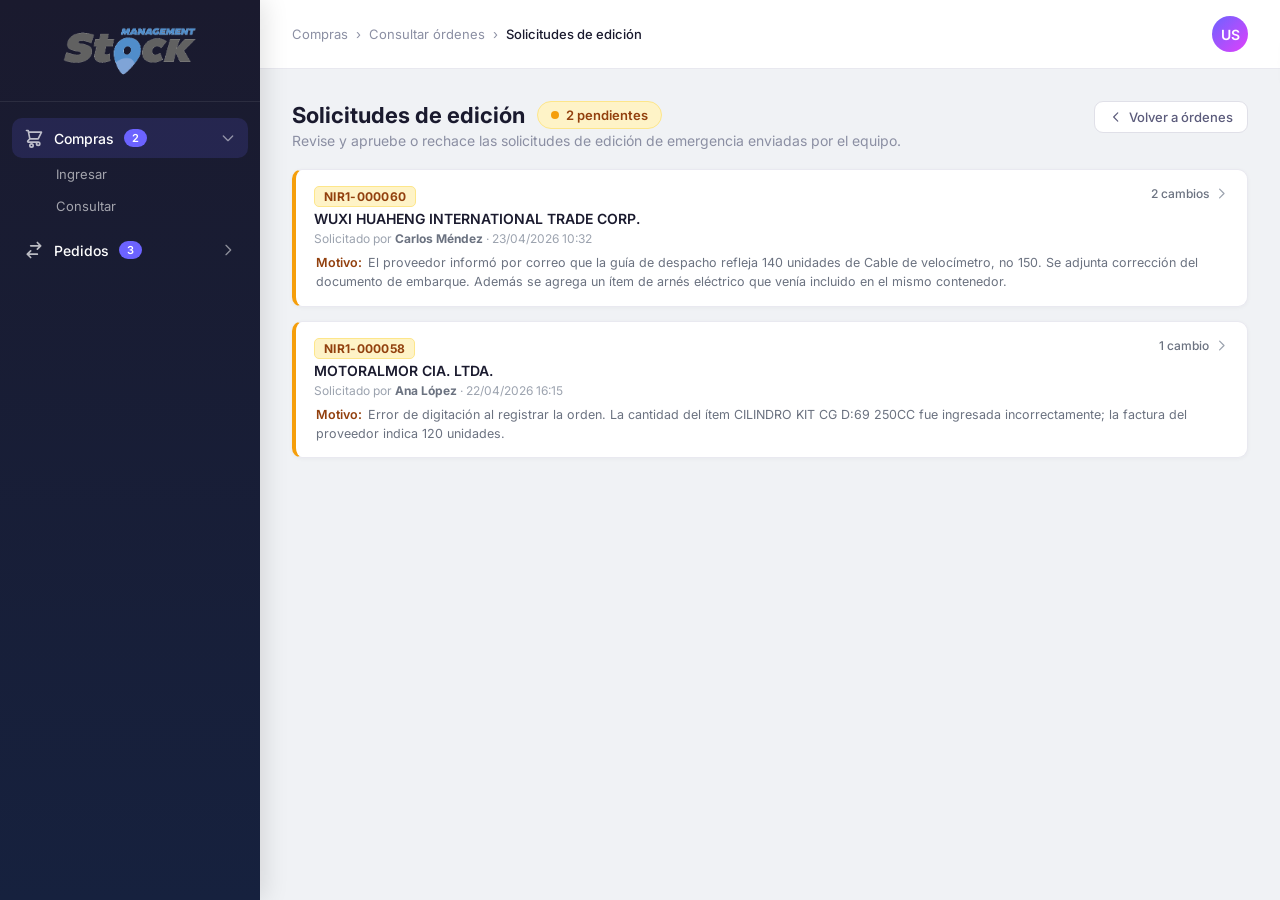
<file: solicitud_edicion.html>
<!DOCTYPE html>
<html lang="es">
<head>
  <meta charset="UTF-8">
  <meta name="viewport" content="width=device-width, initial-scale=1.0">
  <title>MasStock — Solicitudes de edición</title>
  <link href="https://fonts.googleapis.com/css2?family=Inter:wght@400;500;600;700&display=swap" rel="stylesheet">
  <link rel="stylesheet" href="css/styles.css">
  <link rel="icon" type="image/svg+xml" href="assets/favicon.svg">
</head>
<body>

  <!-- ===== Sidebar ===== -->
  <aside class="sidebar">
    <div class="sidebar-logo">
      <img class="logo-icon" src="assets/logo.png" alt="MasStock">
    </div>
    <nav class="sidebar-nav">
      <div class="nav-section open">
        <div class="nav-section-header active" onclick="toggleSection(this)">
          <div class="nav-section-left">
            <svg class="nav-icon" fill="none" stroke="currentColor" viewBox="0 0 24 24">
              <path stroke-linecap="round" stroke-linejoin="round" stroke-width="2"
                    d="M3 3h2l.4 2M7 13h10l4-8H5.4M7 13L5.4 5M7 13l-2.293 2.293c-.63.63-.184 1.707.707 1.707H17m0 0a2 2 0 100 4 2 2 0 000-4zm-8 2a2 2 0 100 4 2 2 0 000-4z"/>
            </svg>
            <span class="nav-label">Compras</span>
            <span class="nav-badge">2</span>
          </div>
          <svg class="nav-chevron" fill="none" stroke="currentColor" viewBox="0 0 24 24">
            <path stroke-linecap="round" stroke-linejoin="round" stroke-width="2" d="M9 5l7 7-7 7"/>
          </svg>
        </div>
        <div class="nav-submenu">
          <a href="ingreso_orden.html">Ingresar</a>
          <a href="index.html">Consultar</a>
        </div>
      </div>
      <div class="nav-section">
        <div class="nav-section-header" onclick="toggleSection(this)">
          <div class="nav-section-left">
            <svg class="nav-icon" fill="none" stroke="currentColor" viewBox="0 0 24 24">
              <path stroke-linecap="round" stroke-linejoin="round" stroke-width="2"
                    d="M8 7h12m0 0l-4-4m4 4l-4 4m0 6H4m0 0l4 4m-4-4l4-4"/>
            </svg>
            <span class="nav-label">Pedidos</span>
            <span class="nav-badge">3</span>
          </div>
          <svg class="nav-chevron" fill="none" stroke="currentColor" viewBox="0 0 24 24">
            <path stroke-linecap="round" stroke-linejoin="round" stroke-width="2" d="M9 5l7 7-7 7"/>
          </svg>
        </div>
        <div class="nav-submenu">
          <a href="pedidos_bodega.html">Solicitudes</a>
        </div>
      </div>
    </nav>
  </aside>

  <!-- ===== Main ===== -->
  <div class="main">
    <header class="topbar">
      <div class="breadcrumb">
        <a href="index.html">Compras</a>
        <span>›</span>
        <a href="index.html">Consultar órdenes</a>
        <span>›</span>
        <span class="current">Solicitudes de edición</span>
      </div>
      <div class="topbar-actions">
        <div class="avatar" title="Usuario">US</div>
      </div>
    </header>

    <div class="page-content">

      <!-- Cabecera de página -->
      <div class="page-header se-page-header">
        <div class="se-page-header-info">
          <div style="display:flex; align-items:center; gap:12px; flex-wrap:wrap;">
            <h1 class="se-page-title">Solicitudes de edición</h1>
            <span class="se-count-badge">
              <span class="er-panel-dot"></span>
              2 pendientes
            </span>
          </div>
          <p class="page-subtitle">Revise y apruebe o rechace las solicitudes de edición de emergencia enviadas por el equipo.</p>
        </div>
        <a href="index.html" class="se-back-btn">
          <svg width="14" height="14" fill="none" stroke="currentColor" viewBox="0 0 24 24">
            <path stroke-linecap="round" stroke-linejoin="round" stroke-width="2" d="M15 19l-7-7 7-7"/>
          </svg>
          Volver a órdenes
        </a>
      </div>

      <!-- Lista de solicitudes (renderizada por JS) -->
      <div id="erList">
        <!-- Cargando... -->
      </div>

    </div>
  </div>

  <!-- Toast notification -->
  <div class="toast" id="seToast">
    <div class="toast-icon">
      <svg width="18" height="18" fill="none" stroke="currentColor" viewBox="0 0 24 24">
        <path stroke-linecap="round" stroke-linejoin="round" stroke-width="2" d="M5 13l4 4L19 7"/>
      </svg>
    </div>
    <div class="toast-content">
      <div class="toast-title">Solicitud procesada</div>
      <div class="toast-message" id="seToastMessage"></div>
    </div>
    <button class="toast-close" onclick="seHideToast()">
      <svg width="14" height="14" fill="none" stroke="currentColor" viewBox="0 0 24 24">
        <path stroke-linecap="round" stroke-linejoin="round" stroke-width="2" d="M6 18L18 6M6 6l12 12"/>
      </svg>
    </button>
  </div>

  <script src="js/data.js"></script>
  <script src="js/shared.js"></script>
  <script src="js/solicitud_edicion.js"></script>

</body>
</html>
</file>
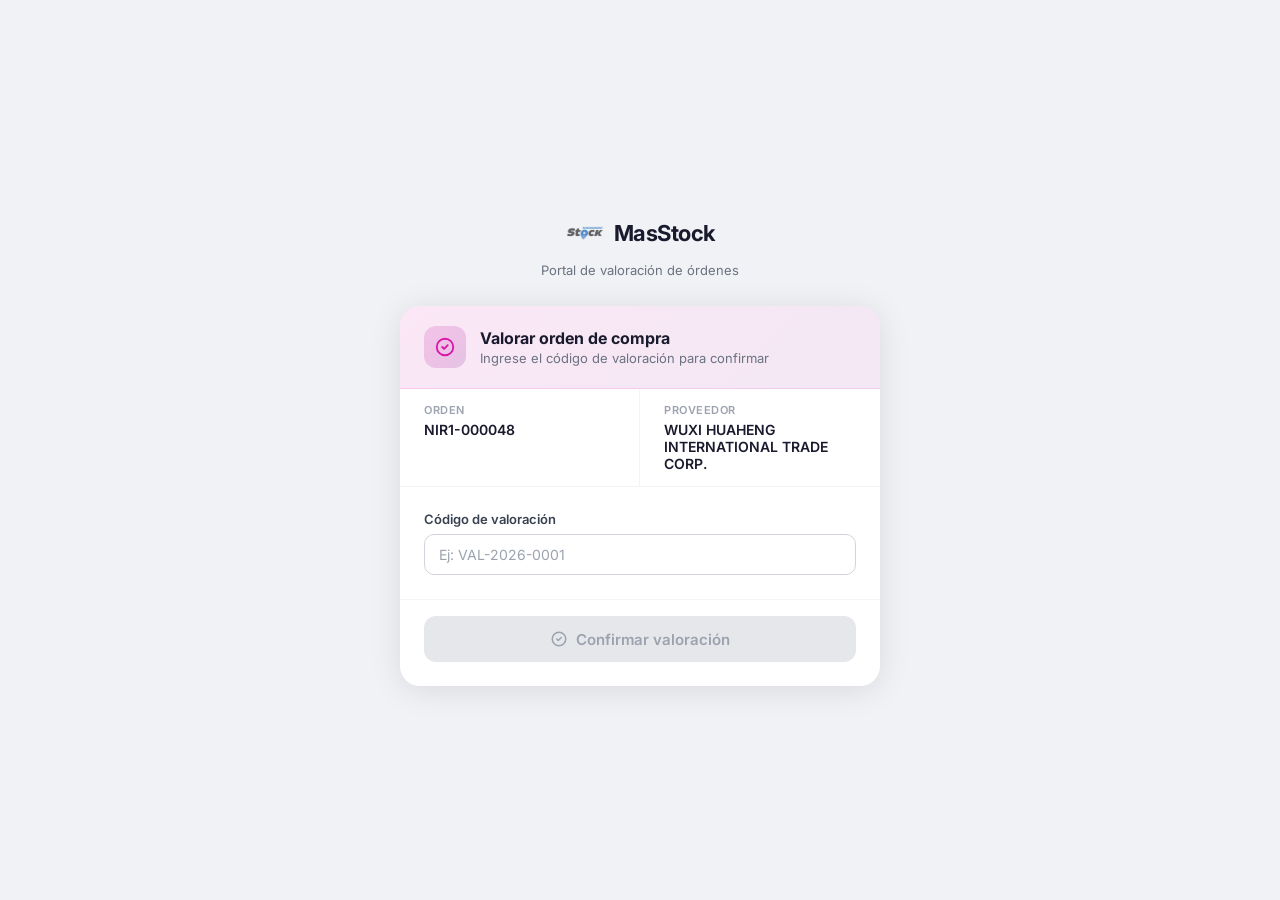
<file: valoracion.html>
<!DOCTYPE html>
<html lang="es">
<head>
  <meta charset="UTF-8">
  <meta name="viewport" content="width=device-width, initial-scale=1.0">
  <title>MasStock — Valoración de orden</title>
  <link href="https://fonts.googleapis.com/css2?family=Inter:wght@400;500;600;700&display=swap" rel="stylesheet">
  <link rel="icon" type="image/svg+xml" href="assets/favicon.svg">
  <link rel="stylesheet" href="css/styles.css">
</head>
<body class="val-page">

  <div class="val-header">
    <div class="val-logo">
      <img src="assets/logo.png" alt="MasStock">
      <span class="val-logo-text">MasStock</span>
    </div>
    <span class="val-subtitle">Portal de valoración de órdenes</span>
  </div>

  <div class="val-card">

    <!-- Sección del formulario -->
    <div class="val-form-section" id="formSection">

      <div class="val-card-header">
        <div class="val-card-icon">
          <svg width="22" height="22" fill="none" stroke="currentColor" viewBox="0 0 24 24">
            <path stroke-linecap="round" stroke-linejoin="round" stroke-width="2"
                  d="M9 12l2 2 4-4m6 2a9 9 0 11-18 0 9 9 0 0118 0z"/>
          </svg>
        </div>
        <div>
          <div class="val-card-title">Valorar orden de compra</div>
          <div class="val-card-desc">Ingrese el código de valoración para confirmar</div>
        </div>
      </div>

      <!-- Info de la orden -->
      <div class="val-info">
        <div class="val-info-item">
          <div class="val-info-label">Orden</div>
          <div class="val-info-value" id="infoCode">—</div>
        </div>
        <div class="val-info-item">
          <div class="val-info-label">Proveedor</div>
          <div class="val-info-value" id="infoProveedor">—</div>
        </div>
      </div>

      <!-- Formulario -->
      <div class="val-body">

        <div class="val-field">
          <label for="inputCodigo">Código de valoración</label>
          <input type="text" id="inputCodigo" placeholder="Ej: VAL-2026-0001"
                 oninput="checkForm()" autocomplete="off">
        </div>


      </div>

      <div class="val-footer">
        <button class="btn-confirm-val" id="btnConfirm" onclick="confirmValoracion()" disabled>
          <svg width="18" height="18" fill="none" stroke="currentColor" viewBox="0 0 24 24">
            <path stroke-linecap="round" stroke-linejoin="round" stroke-width="2"
                  d="M9 12l2 2 4-4m6 2a9 9 0 11-18 0 9 9 0 0118 0z"/>
          </svg>
          Confirmar valoración
        </button>
      </div>

    </div>

    <!-- Estado de éxito -->
    <div class="val-success" id="successSection">
      <div class="val-success-icon">
        <svg width="32" height="32" fill="none" stroke="currentColor" viewBox="0 0 24 24">
          <path stroke-linecap="round" stroke-linejoin="round" stroke-width="2"
                d="M9 12l2 2 4-4m6 2a9 9 0 11-18 0 9 9 0 0118 0z"/>
        </svg>
      </div>
      <div class="val-success-title">¡Valoración registrada!</div>
      <div class="val-success-desc">
        La orden <strong id="successCode">—</strong> ha sido valorada exitosamente.
        El equipo de bodega ha sido notificado.
      </div>
      <div class="val-success-code" id="successValCode"></div>
    </div>

  </div>

  <script src="js/valoracion.js"></script>

</body>
</html>
</file>
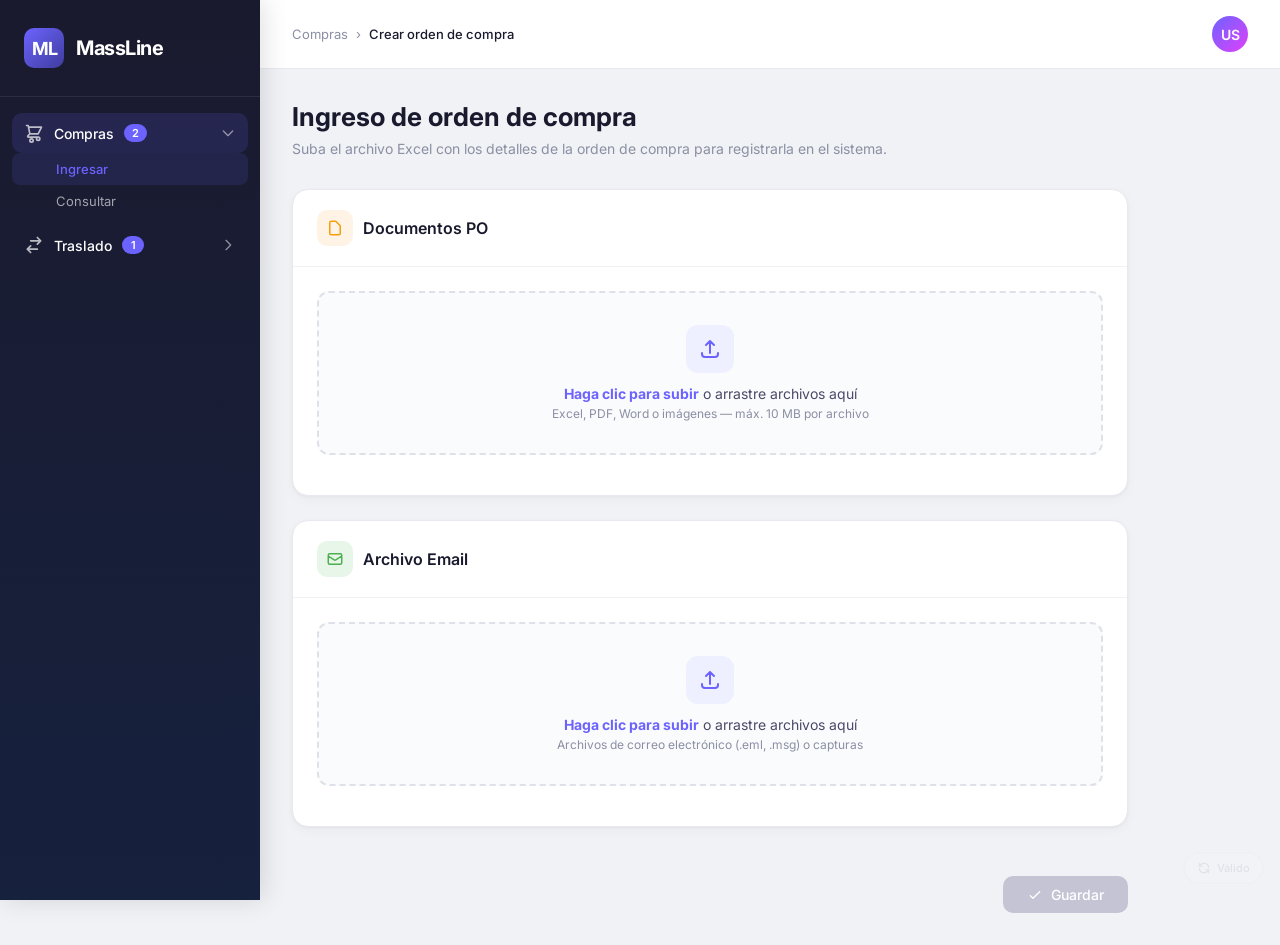
<file: backup/ingreso_orden_backup.html>
<!DOCTYPE html>
<html lang="es">
<head>
  <meta charset="UTF-8">
  <meta name="viewport" content="width=device-width, initial-scale=1.0">
  <title>Ingreso de Orden de Compra</title>
  <link href="https://fonts.googleapis.com/css2?family=Inter:wght@400;500;600;700&display=swap" rel="stylesheet">
  <style>
    /* ===== Reset & Base ===== */
    *, *::before, *::after {
      margin: 0;
      padding: 0;
      box-sizing: border-box;
    }

    body {
      font-family: 'Inter', system-ui, -apple-system, sans-serif;
      background: #f0f2f5;
      color: #1a1a2e;
      min-height: 100vh;
      display: flex;
    }

    /* ===== Sidebar ===== */
    .sidebar {
      width: 260px;
      background: linear-gradient(180deg, #1a1a2e 0%, #16213e 100%);
      color: #fff;
      display: flex;
      flex-direction: column;
      min-height: 100vh;
      position: fixed;
      left: 0;
      top: 0;
      bottom: 0;
      z-index: 100;
      box-shadow: 4px 0 24px rgba(0, 0, 0, 0.12);
    }

    .sidebar-logo {
      padding: 28px 24px;
      border-bottom: 1px solid rgba(255, 255, 255, 0.08);
      display: flex;
      align-items: center;
      gap: 12px;
    }

    .sidebar-logo .logo-icon {
      width: 40px;
      height: 40px;
      background: linear-gradient(135deg, #6c63ff, #3f3d9e);
      border-radius: 10px;
      display: flex;
      align-items: center;
      justify-content: center;
      font-weight: 700;
      font-size: 18px;
      letter-spacing: -1px;
    }

    .sidebar-logo .logo-text {
      font-size: 20px;
      font-weight: 700;
      letter-spacing: -0.5px;
    }

    .sidebar-nav {
      flex: 1;
      padding: 16px 12px;
      overflow-y: auto;
    }

    .nav-section {
      margin-bottom: 8px;
    }

    .nav-section-header {
      display: flex;
      align-items: center;
      justify-content: space-between;
      padding: 10px 12px;
      border-radius: 10px;
      cursor: pointer;
      transition: background 0.2s;
      user-select: none;
    }

    .nav-section-header:hover {
      background: rgba(255, 255, 255, 0.06);
    }

    .nav-section-header.active {
      background: rgba(108, 99, 255, 0.15);
    }

    .nav-section-left {
      display: flex;
      align-items: center;
      gap: 10px;
    }

    .nav-icon {
      width: 20px;
      height: 20px;
      opacity: 0.7;
    }

    .nav-label {
      font-size: 14px;
      font-weight: 500;
    }

    .nav-badge {
      background: #6c63ff;
      color: #fff;
      font-size: 11px;
      font-weight: 600;
      padding: 2px 8px;
      border-radius: 12px;
      min-width: 22px;
      text-align: center;
    }

    .nav-chevron {
      width: 16px;
      height: 16px;
      transition: transform 0.3s ease;
      opacity: 0.5;
    }

    .nav-section.open .nav-chevron {
      transform: rotate(90deg);
    }

    .nav-submenu {
      max-height: 0;
      overflow: hidden;
      transition: max-height 0.3s ease;
    }

    .nav-section.open .nav-submenu {
      max-height: 200px;
    }

    .nav-submenu a {
      display: block;
      padding: 8px 12px 8px 44px;
      color: rgba(255, 255, 255, 0.6);
      text-decoration: none;
      font-size: 13px;
      border-radius: 8px;
      transition: all 0.2s;
    }

    .nav-submenu a:hover,
    .nav-submenu a.active {
      color: #fff;
      background: rgba(108, 99, 255, 0.12);
    }

    .nav-submenu a.active {
      color: #6c63ff;
      font-weight: 500;
    }

    /* ===== Main Content ===== */
    .main {
      margin-left: 260px;
      flex: 1;
      min-height: 100vh;
      display: flex;
      flex-direction: column;
    }

    /* ===== Top Bar ===== */
    .topbar {
      background: #fff;
      padding: 16px 32px;
      display: flex;
      align-items: center;
      justify-content: space-between;
      border-bottom: 1px solid #e8e8ef;
      position: sticky;
      top: 0;
      z-index: 50;
    }

    .breadcrumb {
      display: flex;
      align-items: center;
      gap: 8px;
      font-size: 13px;
      color: #8b8fa3;
    }

    .breadcrumb a {
      color: #8b8fa3;
      text-decoration: none;
      transition: color 0.2s;
    }

    .breadcrumb a:hover {
      color: #6c63ff;
    }

    .breadcrumb .current {
      color: #1a1a2e;
      font-weight: 500;
    }

    .topbar-actions {
      display: flex;
      align-items: center;
      gap: 12px;
    }

    .avatar {
      width: 36px;
      height: 36px;
      border-radius: 50%;
      background: linear-gradient(135deg, #6c63ff, #e040fb);
      display: flex;
      align-items: center;
      justify-content: center;
      font-size: 14px;
      font-weight: 600;
      color: #fff;
      cursor: pointer;
    }

    /* ===== Page Content ===== */
    .page-content {
      flex: 1;
      padding: 32px;
      max-width: 900px;
      width: 100%;
    }

    .page-title {
      font-size: 26px;
      font-weight: 700;
      color: #1a1a2e;
      margin-bottom: 8px;
    }

    .page-subtitle {
      font-size: 14px;
      color: #8b8fa3;
      margin-bottom: 32px;
    }

    /* ===== Card ===== */
    .card {
      background: #fff;
      border-radius: 16px;
      box-shadow: 0 1px 3px rgba(0, 0, 0, 0.04), 0 4px 12px rgba(0, 0, 0, 0.03);
      border: 1px solid #e8e8ef;
      margin-bottom: 24px;
      overflow: hidden;
    }

    .card-header {
      padding: 20px 24px;
      border-bottom: 1px solid #f0f0f5;
      display: flex;
      align-items: center;
      gap: 10px;
    }

    .card-header-icon {
      width: 36px;
      height: 36px;
      border-radius: 10px;
      display: flex;
      align-items: center;
      justify-content: center;
      font-size: 18px;
    }

    .card-header-icon.info {
      background: #eef0ff;
      color: #6c63ff;
    }

    .card-header-icon.docs {
      background: #fff3e6;
      color: #f59e0b;
    }

    .card-header-icon.email {
      background: #e8f5e9;
      color: #4caf50;
    }

    .card-header h2 {
      font-size: 16px;
      font-weight: 600;
      color: #1a1a2e;
    }

    .card-body {
      padding: 24px;
    }

    /* ===== Form ===== */
    .form-row {
      display: grid;
      grid-template-columns: 1fr 1fr;
      gap: 20px;
      margin-bottom: 20px;
    }

    .form-row:last-child {
      margin-bottom: 0;
    }

    .form-group {
      display: flex;
      flex-direction: column;
      gap: 6px;
    }

    .form-group.full-width {
      grid-column: 1 / -1;
    }

    .form-label {
      font-size: 13px;
      font-weight: 500;
      color: #4a4a68;
    }

    .form-label .required {
      color: #ef4444;
      margin-left: 2px;
    }

    .form-input {
      padding: 10px 14px;
      border: 1.5px solid #dfe1e8;
      border-radius: 10px;
      font-size: 14px;
      font-family: inherit;
      color: #1a1a2e;
      background: #fafbfd;
      transition: all 0.2s;
      outline: none;
    }

    .form-input:hover {
      border-color: #b4b7c9;
    }

    .form-input:focus {
      border-color: #6c63ff;
      background: #fff;
      box-shadow: 0 0 0 3px rgba(108, 99, 255, 0.1);
    }

    .form-input::placeholder {
      color: #b4b7c9;
    }

    /* ===== Upload Zone ===== */
    .upload-zone {
      border: 2px dashed #dfe1e8;
      border-radius: 12px;
      padding: 32px 24px;
      text-align: center;
      cursor: pointer;
      transition: all 0.25s;
      background: #fafbfd;
    }

    .upload-zone:hover {
      border-color: #6c63ff;
      background: #f5f4ff;
    }

    .upload-zone-icon {
      width: 48px;
      height: 48px;
      margin: 0 auto 12px;
      background: #eef0ff;
      border-radius: 12px;
      display: flex;
      align-items: center;
      justify-content: center;
    }

    .upload-zone-icon svg {
      width: 24px;
      height: 24px;
      color: #6c63ff;
    }

    .upload-zone-text {
      font-size: 14px;
      color: #4a4a68;
      margin-bottom: 4px;
    }

    .upload-zone-text strong {
      color: #6c63ff;
      cursor: pointer;
    }

    .upload-zone-hint {
      font-size: 12px;
      color: #8b8fa3;
    }

    .upload-file-input {
      display: none;
    }

    /* ===== File List ===== */
    .file-list {
      margin-top: 16px;
      display: flex;
      flex-direction: column;
      gap: 8px;
    }

    .file-item {
      display: flex;
      align-items: center;
      gap: 12px;
      padding: 10px 14px;
      background: #f7f8fa;
      border-radius: 10px;
      font-size: 13px;
      animation: fadeIn 0.3s ease;
    }

    @keyframes fadeIn {
      from { opacity: 0; transform: translateY(-4px); }
      to { opacity: 1; transform: translateY(0); }
    }

    .file-item-icon {
      width: 32px;
      height: 32px;
      border-radius: 8px;
      display: flex;
      align-items: center;
      justify-content: center;
      font-size: 14px;
      flex-shrink: 0;
    }

    .file-item-icon.pdf { background: #fee2e2; color: #ef4444; }
    .file-item-icon.img { background: #e0f2fe; color: #0ea5e9; }
    .file-item-icon.doc { background: #dbeafe; color: #3b82f6; }
    .file-item-icon.default { background: #f3f4f6; color: #6b7280; }

    .file-item-info {
      flex: 1;
      min-width: 0;
    }

    .file-item-name {
      font-weight: 500;
      color: #1a1a2e;
      white-space: nowrap;
      overflow: hidden;
      text-overflow: ellipsis;
    }

    .file-item-size {
      color: #8b8fa3;
      font-size: 12px;
    }

    .file-item-remove {
      width: 28px;
      height: 28px;
      border: none;
      background: transparent;
      color: #8b8fa3;
      cursor: pointer;
      border-radius: 6px;
      display: flex;
      align-items: center;
      justify-content: center;
      transition: all 0.2s;
      flex-shrink: 0;
    }

    .file-item-remove:hover {
      background: #fee2e2;
      color: #ef4444;
    }

    /* ===== Footer Actions ===== */
    .form-actions {
      display: flex;
      justify-content: flex-end;
      gap: 12px;
      padding: 24px 0 0;
      border-top: 1px solid #f0f0f5;
      margin-top: 8px;
    }

    .btn {
      padding: 10px 24px;
      border-radius: 10px;
      font-size: 14px;
      font-weight: 500;
      font-family: inherit;
      cursor: pointer;
      transition: all 0.2s;
      border: none;
      display: inline-flex;
      align-items: center;
      gap: 8px;
    }

    .btn-secondary {
      background: #f0f0f5;
      color: #4a4a68;
    }

    .btn-secondary:hover {
      background: #e4e4ec;
    }

    .btn-primary {
      background: linear-gradient(135deg, #6c63ff, #5a52d5);
      color: #fff;
      box-shadow: 0 2px 8px rgba(108, 99, 255, 0.3);
    }

    .btn-primary:hover {
      background: linear-gradient(135deg, #5a52d5, #4840b0);
      box-shadow: 0 4px 16px rgba(108, 99, 255, 0.4);
      transform: translateY(-1px);
    }

    .btn-primary:active {
      transform: translateY(0);
    }

    .btn-primary:disabled {
      background: #c4c4d4;
      box-shadow: none;
      cursor: not-allowed;
      transform: none;
    }

    .btn-primary:disabled:hover {
      background: #c4c4d4;
      box-shadow: none;
      transform: none;
    }

    /* ===== Alerta de error ===== */
    .po-error-alert {
      margin-top: 20px;
      padding: 14px 18px;
      background: #fef2f2;
      border: 1px solid #fecaca;
      border-left: 4px solid #ef4444;
      border-radius: 8px;
      display: flex;
      align-items: flex-start;
      gap: 12px;
    }

    .po-error-alert-icon {
      width: 22px;
      height: 22px;
      color: #ef4444;
      flex-shrink: 0;
      margin-top: 1px;
    }

    .po-error-alert-content h4 {
      font-size: 14px;
      font-weight: 600;
      color: #991b1b;
      margin-bottom: 4px;
    }

    .po-error-alert-content p {
      font-size: 13px;
      color: #b91c1c;
      line-height: 1.5;
    }

    .po-error-alert-content ul {
      margin: 6px 0 0 16px;
      font-size: 13px;
      color: #b91c1c;
      line-height: 1.7;
    }

    /* Variante warning (datos incompletos) */
    .po-error-alert.warning {
      background: #fffbeb;
      border-color: #fde68a;
      border-left-color: #f59e0b;
    }

    .po-error-alert.warning .po-error-alert-icon {
      color: #f59e0b;
    }

    .po-error-alert.warning .po-error-alert-content h4 {
      color: #92400e;
    }

    .po-error-alert.warning .po-error-alert-content p,
    .po-error-alert.warning .po-error-alert-content ul {
      color: #b45309;
    }

    /* Variante info (orden existente) */
    .po-error-alert.info {
      background: #eff6ff;
      border-color: #bfdbfe;
      border-left-color: #3b82f6;
    }

    .po-error-alert.info .po-error-alert-icon {
      color: #3b82f6;
    }

    .po-error-alert.info .po-error-alert-content h4 {
      color: #1e40af;
    }

    .po-error-alert.info .po-error-alert-content p {
      color: #1d4ed8;
    }

    .po-error-alert.info .po-error-alert-actions {
      margin-top: 12px;
      display: flex;
      gap: 8px;
    }

    .po-error-alert.info .btn-alert {
      padding: 6px 14px;
      border-radius: 6px;
      font-size: 13px;
      font-weight: 500;
      font-family: inherit;
      cursor: pointer;
      border: none;
      transition: all 0.2s;
    }

    .btn-alert-primary {
      background: #3b82f6;
      color: #fff;
    }

    .btn-alert-primary:hover {
      background: #2563eb;
    }

    .btn-alert-secondary {
      background: #e0e7ff;
      color: #3730a3;
    }

    .btn-alert-secondary:hover {
      background: #c7d2fe;
    }

    /* ===== Botón modo simulación (oculto) ===== */
    .toggle-error-mode {
      position: fixed;
      bottom: 16px;
      right: 16px;
      height: 32px;
      padding: 0 12px;
      border-radius: 16px;
      border: 2px solid #e5e7eb;
      background: #fff;
      cursor: pointer;
      display: flex;
      align-items: center;
      justify-content: center;
      gap: 6px;
      opacity: 0.12;
      transition: all 0.2s;
      z-index: 200;
      font-family: inherit;
      font-size: 11px;
      font-weight: 500;
      color: #6b7280;
    }

    .toggle-error-mode:hover {
      opacity: 1;
      box-shadow: 0 2px 12px rgba(0,0,0,0.15);
    }

    .toggle-error-mode.mode-1 {
      border-color: #ef4444;
      background: #fef2f2;
      color: #991b1b;
      opacity: 0.5;
    }

    .toggle-error-mode.mode-2 {
      border-color: #f59e0b;
      background: #fffbeb;
      color: #92400e;
      opacity: 0.5;
    }

    .toggle-error-mode.mode-3 {
      border-color: #3b82f6;
      background: #eff6ff;
      color: #1e40af;
      opacity: 0.5;
    }

    .toggle-error-mode[class*="mode-"]:hover {
      opacity: 1;
    }

    /* ===== Tabla PO ===== */
    .po-table-section {
      margin-top: 20px;
    }

    .po-table-title {
      font-size: 14px;
      font-weight: 600;
      color: #1a1a2e;
      margin-bottom: 12px;
    }

    .table-wrapper {
      overflow-x: auto;
      border-radius: 8px;
      border: 1px solid #e8e8f0;
    }

    .data-table {
      width: 100%;
      border-collapse: collapse;
      font-size: 13px;
    }

    .data-table thead {
      background: #f4f3ff;
    }

    .data-table th {
      padding: 10px 14px;
      text-align: left;
      font-weight: 600;
      color: #555;
      font-size: 12px;
      text-transform: uppercase;
      letter-spacing: 0.5px;
      border-bottom: 2px solid #e8e8f0;
    }

    .data-table td {
      padding: 10px 14px;
      color: #333;
      border-bottom: 1px solid #f0f0f5;
    }

    .data-table tbody tr:hover {
      background: #fafaff;
    }

    .data-table tbody tr:last-child td {
      border-bottom: none;
    }

    .data-table code {
      background: #f0eeff;
      padding: 2px 6px;
      border-radius: 4px;
      font-size: 12px;
      color: #6c63ff;
    }

    .data-table code.code-ml {
      background: #fef2f2;
      color: #e11d48;
    }

    /* Autocomplete Massline */
    .card:has(.ml-ac-cell) {
      overflow: visible;
    }

    .table-wrapper:has(.ml-ac-cell) {
      overflow: visible;
    }

    .ml-ac-cell {
      position: relative;
      min-width: 150px;
    }

    .ml-autocomplete {
      position: relative;
    }

    .ml-ac-input {
      width: 100%;
      padding: 5px 8px;
      border: 1.5px solid #e0e0e8;
      border-radius: 6px;
      font-size: 12px;
      font-family: 'Inter', sans-serif;
      color: #1a1a2e;
      background: #fafbfd;
      outline: none;
      transition: all 0.2s;
    }

    .ml-ac-input::placeholder {
      color: #b4b7c9;
      font-style: italic;
    }

    .ml-ac-input:focus {
      border-color: #e11d48;
      box-shadow: 0 0 0 3px rgba(225, 29, 72, 0.1);
      background: #fff;
    }

    .ml-ac-input.filled {
      background: #fef2f2;
      color: #e11d48;
      font-weight: 600;
      font-family: monospace;
      border-color: #fecdd3;
    }

    .ml-ac-dropdown {
      display: none;
      position: absolute;
      top: calc(100% + 4px);
      left: 0;
      width: 220px;
      background: #fff;
      border: 1px solid #e0e0e8;
      border-radius: 8px;
      box-shadow: 0 4px 16px rgba(0,0,0,0.12);
      z-index: 50;
      max-height: 180px;
      overflow-y: auto;
    }

    .ml-ac-dropdown.open {
      display: block;
    }

    .ml-ac-option {
      padding: 8px 10px;
      cursor: pointer;
      font-size: 12px;
      display: flex;
      flex-direction: column;
      gap: 1px;
      transition: background 0.15s;
    }

    .ml-ac-option:hover {
      background: #fef2f2;
    }

    .ml-ac-option-code {
      font-weight: 600;
      color: #e11d48;
      font-family: monospace;
    }

    .ml-ac-option-desc {
      color: #8b8fa3;
      font-size: 11px;
    }

    .ml-desc-cell {
      position: relative;
      min-width: 160px;
    }

    .ml-desc-cell .ml-ac-input {
      font-family: 'Inter', sans-serif;
    }

    .ml-desc-cell .ml-ac-input.filled {
      background: #fef2f2;
      color: #b91c1c;
      font-weight: 500;
      font-family: 'Inter', sans-serif;
      border-color: #fecdd3;
    }

    /* Info extraída de la PO */
    .po-extracted-info {
      display: grid;
      grid-template-columns: 1fr 1fr;
      gap: 12px 24px;
      margin-top: 20px;
      padding: 16px 20px;
      background: #f9fafb;
      border: 1px solid #e8e8f0;
      border-radius: 10px;
    }

    .po-extracted-item {
      display: flex;
      flex-direction: column;
      gap: 2px;
    }

    .po-extracted-label {
      font-size: 11px;
      font-weight: 600;
      color: #8b8fa3;
      text-transform: uppercase;
      letter-spacing: 0.5px;
    }

    .po-extracted-value {
      font-size: 14px;
      font-weight: 500;
      color: #1a1a2e;
    }

    .po-extracted-value code {
      background: #f0eeff;
      padding: 2px 8px;
      border-radius: 4px;
      font-size: 13px;
      color: #6c63ff;
    }

    /* Celdas con datos faltantes */
    .data-table td.missing {
      background: #fef2f2;
      color: #ef4444;
      font-style: italic;
      font-weight: 500;
    }

    .data-table th.missing-col {
      background: #fef2f2;
      color: #ef4444;
    }

    .data-table td.missing-col {
      background: #fef2f2;
      color: #dc2626;
      font-style: italic;
    }

    /* ===== Responsive ===== */
    @media (max-width: 768px) {
      .sidebar {
        transform: translateX(-100%);
        transition: transform 0.3s ease;
      }

      .sidebar.open {
        transform: translateX(0);
      }

      .main {
        margin-left: 0;
      }

      .page-content {
        padding: 20px 16px;
      }

      .form-row {
        grid-template-columns: 1fr;
      }

      .topbar {
        padding: 12px 16px;
      }
    }
  </style>
</head>
<body>

  <!-- ===== Sidebar ===== -->
  <aside class="sidebar">
    <div class="sidebar-logo">
      <div class="logo-icon">ML</div>
      <span class="logo-text">MassLine</span>
    </div>

    <nav class="sidebar-nav">
      <!-- Compras -->
      <div class="nav-section open">
        <div class="nav-section-header active" onclick="toggleSection(this)">
          <div class="nav-section-left">
            <svg class="nav-icon" fill="none" stroke="currentColor" viewBox="0 0 24 24">
              <path stroke-linecap="round" stroke-linejoin="round" stroke-width="2"
                    d="M3 3h2l.4 2M7 13h10l4-8H5.4M7 13L5.4 5M7 13l-2.293 2.293c-.63.63-.184 1.707.707 1.707H17m0 0a2 2 0 100 4 2 2 0 000-4zm-8 2a2 2 0 100 4 2 2 0 000-4z"/>
            </svg>
            <span class="nav-label">Compras</span>
            <span class="nav-badge">2</span>
          </div>
          <svg class="nav-chevron" fill="none" stroke="currentColor" viewBox="0 0 24 24">
            <path stroke-linecap="round" stroke-linejoin="round" stroke-width="2" d="M9 5l7 7-7 7"/>
          </svg>
        </div>
        <div class="nav-submenu">
          <a href="ingreso_orden.html" class="active">Ingresar</a>
          <a href="index.html">Consultar</a>
        </div>
      </div>

      <!-- Traslado -->
      <div class="nav-section">
        <div class="nav-section-header" onclick="toggleSection(this)">
          <div class="nav-section-left">
            <svg class="nav-icon" fill="none" stroke="currentColor" viewBox="0 0 24 24">
              <path stroke-linecap="round" stroke-linejoin="round" stroke-width="2"
                    d="M8 7h12m0 0l-4-4m4 4l-4 4m0 6H4m0 0l4 4m-4-4l4-4"/>
            </svg>
            <span class="nav-label">Traslado</span>
            <span class="nav-badge">1</span>
          </div>
          <svg class="nav-chevron" fill="none" stroke="currentColor" viewBox="0 0 24 24">
            <path stroke-linecap="round" stroke-linejoin="round" stroke-width="2" d="M9 5l7 7-7 7"/>
          </svg>
        </div>
        <div class="nav-submenu">
          <a href="#">Crear</a>
          <a href="#">Consultar</a>
        </div>
      </div>
    </nav>
  </aside>

  <!-- ===== Main ===== -->
  <div class="main">
    <!-- Top Bar -->
    <header class="topbar">
      <div class="breadcrumb">
        <a href="#">Compras</a>
        <span>›</span>
        <span class="current">Crear orden de compra</span>
      </div>
      <div class="topbar-actions">
        <div class="avatar" title="Usuario">US</div>
      </div>
    </header>

    <!-- Page -->
    <div class="page-content">
      <h1 class="page-title">Ingreso de orden de compra</h1>
      <p class="page-subtitle">Suba el archivo Excel con los detalles de la orden de compra para registrarla en el sistema.</p>

      <!-- ===== PASO 1: Subir archivo Excel ===== -->
      <div id="step1">
        <!-- Documentos PO -->
        <div class="card">
          <div class="card-header">
            <div class="card-header-icon docs">
              <svg width="18" height="18" fill="none" stroke="currentColor" viewBox="0 0 24 24">
                <path stroke-linecap="round" stroke-linejoin="round" stroke-width="2"
                      d="M7 21h10a2 2 0 002-2V9.414a1 1 0 00-.293-.707l-5.414-5.414A1 1 0 0012.586 3H7a2 2 0 00-2 2v14a2 2 0 002 2z"/>
              </svg>
            </div>
            <h2>Documentos PO</h2>
          </div>
          <div class="card-body">
            <div class="upload-zone" onclick="this.querySelector('input').click()" id="uploadPO">
              <input type="file" class="upload-file-input" accept=".xls,.xlsx,.pdf,.doc,.docx,.png,.jpg"
                     onchange="handleFiles(event, 'fileListPO')">
              <div class="upload-zone-icon">
                <svg fill="none" stroke="currentColor" viewBox="0 0 24 24">
                  <path stroke-linecap="round" stroke-linejoin="round" stroke-width="2"
                        d="M4 16v1a3 3 0 003 3h10a3 3 0 003-3v-1m-4-8l-4-4m0 0L8 8m4-4v12"/>
                </svg>
              </div>
              <p class="upload-zone-text"><strong>Haga clic para subir</strong> o arrastre archivos aquí</p>
              <p class="upload-zone-hint">Excel, PDF, Word o imágenes — máx. 10 MB por archivo</p>
            </div>
            <div class="file-list" id="fileListPO"></div>

            <!-- Alerta: Archivo no válido -->
            <div class="po-error-alert" id="poErrorSection" style="display:none;">
              <svg class="po-error-alert-icon" fill="none" stroke="currentColor" viewBox="0 0 24 24">
                <path stroke-linecap="round" stroke-linejoin="round" stroke-width="2" d="M12 9v2m0 4h.01m-6.938 4h13.856c1.54 0 2.502-1.667 1.732-2.5L13.732 4.5c-.77-.833-2.694-.833-3.464 0L3.34 16.5c-.77.833.192 2.5 1.732 2.5z"/>
              </svg>
              <div class="po-error-alert-content">
                <h4>Archivo no válido</h4>
                <p>El archivo subido no pudo ser procesado. Verifique que cumpla con los requisitos:</p>
                <ul>
                  <li>Formato permitido: Excel (.xls, .xlsx)</li>
                  <li>Debe contener las columnas: Código, Descripción, Unidad, Cantidad</li>
                  <li>El archivo no debe estar vacío ni dañado</li>
                </ul>
              </div>
            </div>

            <!-- Alerta: Datos incompletos -->
            <div class="po-error-alert warning" id="poWarningSection" style="display:none;">
              <svg class="po-error-alert-icon" fill="none" stroke="currentColor" viewBox="0 0 24 24">
                <path stroke-linecap="round" stroke-linejoin="round" stroke-width="2" d="M12 9v2m0 4h.01m-6.938 4h13.856c1.54 0 2.502-1.667 1.732-2.5L13.732 4.5c-.77-.833-2.694-.833-3.464 0L3.34 16.5c-.77.833.192 2.5 1.732 2.5z"/>
              </svg>
              <div class="po-error-alert-content">
                <h4>Datos incompletos</h4>
                <p>El archivo Excel no contiene toda la información requerida para la orden de compra. Se encontraron los siguientes errores:</p>
                <ul>
                  <li>Columna "Unidad" — no encontrada en el archivo (afecta todas las filas)</li>
                  <li>Columna "Precio unitario" — no encontrada en el archivo</li>
                  <li>Fila 1 — sin código de producto asignado</li>
                  <li>Fila 3 — sin código de producto asignado</li>
                  <li>Fila 5 — sin código de producto asignado</li>
                </ul>
              </div>
            </div>

            <!-- Info extraída (modo incompleto) -->
            <div class="po-extracted-info" id="poInfoIncomplete" style="display:none;">
              <div class="po-extracted-item">
                <span class="po-extracted-label">Código de ingreso</span>
                <span class="po-extracted-value"><code>PO-2026-0462</code></span>
              </div>
              <div class="po-extracted-item">
                <span class="po-extracted-label">Proveedor</span>
                <span class="po-extracted-value">Importadora Andina SpA</span>
              </div>
            </div>

            <!-- Tabla con datos incompletos -->
            <div class="po-table-section" id="poTableIncomplete" style="display:none;">
              <h3 class="po-table-title">Ítems de la orden (5) — <span style="color:#ef4444;">con errores</span></h3>
              <div class="table-wrapper">
                <table class="data-table">
                  <thead>
                    <tr>
                      <th>#</th>
                      <th>Código producto</th>
                      <th>Descripción producto</th>
                      <th>Código Massline</th>
                      <th>Descripción Massline</th>
                      <th class="missing-col">Unidad ⚠</th>
                      <th>Cantidad</th>
                    </tr>
                  </thead>
                  <tbody>
                    <tr>
                      <td>1</td>
                      <td class="missing">— sin código —</td>
                      <td>Camiseta algodón 100% orgánico</td>
                      <td class="ml-ac-cell">
                        <div class="ml-autocomplete">
                          <input type="text" class="ml-ac-input" data-field="code" placeholder="Buscar código..." onfocus="showMlDropdown(this)" oninput="filterMassline(this)">
                          <div class="ml-ac-dropdown"></div>
                        </div>
                      </td>
                      <td class="ml-desc-cell ml-ac-cell">
                        <div class="ml-autocomplete">
                          <input type="text" class="ml-ac-input" data-field="desc" placeholder="Buscar descripción..." onfocus="showMlDropdown(this)" oninput="filterMassline(this)">
                          <div class="ml-ac-dropdown"></div>
                        </div>
                      </td>
                      <td class="missing-col">—</td>
                      <td>500</td>
                    </tr>
                    <tr>
                      <td>2</td>
                      <td><code>ART-2042</code></td>
                      <td>Pantalón denim stretch slim</td>
                      <td class="ml-ac-cell">
                        <div class="ml-autocomplete">
                          <input type="text" class="ml-ac-input" data-field="code" placeholder="Buscar código..." onfocus="showMlDropdown(this)" oninput="filterMassline(this)">
                          <div class="ml-ac-dropdown"></div>
                        </div>
                      </td>
                      <td class="ml-desc-cell ml-ac-cell">
                        <div class="ml-autocomplete">
                          <input type="text" class="ml-ac-input" data-field="desc" placeholder="Buscar descripción..." onfocus="showMlDropdown(this)" oninput="filterMassline(this)">
                          <div class="ml-ac-dropdown"></div>
                        </div>
                      </td>
                      <td class="missing-col">—</td>
                      <td>300</td>
                    </tr>
                    <tr>
                      <td>3</td>
                      <td class="missing">— sin código —</td>
                      <td>Chaqueta cortaviento impermeable</td>
                      <td class="ml-ac-cell">
                        <div class="ml-autocomplete">
                          <input type="text" class="ml-ac-input" data-field="code" placeholder="Buscar código..." onfocus="showMlDropdown(this)" oninput="filterMassline(this)">
                          <div class="ml-ac-dropdown"></div>
                        </div>
                      </td>
                      <td class="ml-desc-cell ml-ac-cell">
                        <div class="ml-autocomplete">
                          <input type="text" class="ml-ac-input" data-field="desc" placeholder="Buscar descripción..." onfocus="showMlDropdown(this)" oninput="filterMassline(this)">
                          <div class="ml-ac-dropdown"></div>
                        </div>
                      </td>
                      <td class="missing-col">—</td>
                      <td>150</td>
                    </tr>
                    <tr>
                      <td>4</td>
                      <td><code>ART-2044</code></td>
                      <td>Zapatillas running ultralight</td>
                      <td class="ml-ac-cell">
                        <div class="ml-autocomplete">
                          <input type="text" class="ml-ac-input" data-field="code" placeholder="Buscar código..." onfocus="showMlDropdown(this)" oninput="filterMassline(this)">
                          <div class="ml-ac-dropdown"></div>
                        </div>
                      </td>
                      <td class="ml-desc-cell ml-ac-cell">
                        <div class="ml-autocomplete">
                          <input type="text" class="ml-ac-input" data-field="desc" placeholder="Buscar descripción..." onfocus="showMlDropdown(this)" oninput="filterMassline(this)">
                          <div class="ml-ac-dropdown"></div>
                        </div>
                      </td>
                      <td class="missing-col">—</td>
                      <td>200</td>
                    </tr>
                    <tr>
                      <td>5</td>
                      <td class="missing">— sin código —</td>
                      <td>Bufanda lana merino premium</td>
                      <td class="ml-ac-cell">
                        <div class="ml-autocomplete">
                          <input type="text" class="ml-ac-input" data-field="code" placeholder="Buscar código..." onfocus="showMlDropdown(this)" oninput="filterMassline(this)">
                          <div class="ml-ac-dropdown"></div>
                        </div>
                      </td>
                      <td class="ml-desc-cell ml-ac-cell">
                        <div class="ml-autocomplete">
                          <input type="text" class="ml-ac-input" data-field="desc" placeholder="Buscar descripción..." onfocus="showMlDropdown(this)" oninput="filterMassline(this)">
                          <div class="ml-ac-dropdown"></div>
                        </div>
                      </td>
                      <td class="missing-col">—</td>
                      <td>400</td>
                    </tr>
                  </tbody>
                </table>
              </div>
            </div>

            <!-- Alerta: Orden existente -->
            <div class="po-error-alert" id="poExistsSection" style="display:none;">
              <svg class="po-error-alert-icon" fill="none" stroke="currentColor" viewBox="0 0 24 24">
                <path stroke-linecap="round" stroke-linejoin="round" stroke-width="2" d="M12 9v2m0 4h.01m-6.938 4h13.856c1.54 0 2.502-1.667 1.732-2.5L13.732 4.5c-.77-.833-2.694-.833-3.464 0L3.34 16.5c-.77.833.192 2.5 1.732 2.5z"/>
              </svg>
              <div class="po-error-alert-content">
                <h4>Orden de compra ya existente</h4>
                <p>La orden <strong>PO-2026-0451</strong> ya se encuentra registrada en el sistema (ingresada el 10/04/2026). No es posible ingresar una orden duplicada.</p>
              </div>
            </div>

            <!-- Info extraída (modo válido) -->
            <div class="po-extracted-info" id="poInfoValid" style="display:none;">
              <div class="po-extracted-item">
                <span class="po-extracted-label">Código de ingreso</span>
                <span class="po-extracted-value"><code>PO-2026-0462</code></span>
              </div>
              <div class="po-extracted-item">
                <span class="po-extracted-label">Proveedor</span>
                <span class="po-extracted-value">Distribuidora ABC Ltda.</span>
              </div>
            </div>

            <!-- Tabla estática de ítems PO -->
            <div class="po-table-section" id="poTableSection" style="display:none;">
              <h3 class="po-table-title">Ítems de la orden (5)</h3>
              <div class="table-wrapper">
                <table class="data-table">
                  <thead>
                    <tr>
                      <th>#</th>
                      <th>Código producto</th>
                      <th>Descripción producto</th>
                      <th>Código Massline</th>
                      <th>Descripción Massline</th>
                      <th>Unidad</th>
                      <th>Cantidad</th>
                    </tr>
                  </thead>
                  <tbody>
                    <tr>
                      <td>1</td>
                      <td><code>ART-2041</code></td>
                      <td>Camiseta algodón 100% orgánico</td>
                      <td class="ml-ac-cell">
                        <div class="ml-autocomplete">
                          <input type="text" class="ml-ac-input" data-field="code" placeholder="Buscar código..." onfocus="showMlDropdown(this)" oninput="filterMassline(this)">
                          <div class="ml-ac-dropdown"></div>
                        </div>
                      </td>
                      <td class="ml-desc-cell ml-ac-cell">
                        <div class="ml-autocomplete">
                          <input type="text" class="ml-ac-input" data-field="desc" placeholder="Buscar descripción..." onfocus="showMlDropdown(this)" oninput="filterMassline(this)">
                          <div class="ml-ac-dropdown"></div>
                        </div>
                      </td>
                      <td>Unidad</td>
                      <td>500</td>
                    </tr>
                    <tr>
                      <td>2</td>
                      <td><code>ART-2042</code></td>
                      <td>Pantalón denim stretch slim</td>
                      <td class="ml-ac-cell">
                        <div class="ml-autocomplete">
                          <input type="text" class="ml-ac-input" data-field="code" placeholder="Buscar código..." onfocus="showMlDropdown(this)" oninput="filterMassline(this)">
                          <div class="ml-ac-dropdown"></div>
                        </div>
                      </td>
                      <td class="ml-desc-cell ml-ac-cell">
                        <div class="ml-autocomplete">
                          <input type="text" class="ml-ac-input" data-field="desc" placeholder="Buscar descripción..." onfocus="showMlDropdown(this)" oninput="filterMassline(this)">
                          <div class="ml-ac-dropdown"></div>
                        </div>
                      </td>
                      <td>Unidad</td>
                      <td>300</td>
                    </tr>
                    <tr>
                      <td>3</td>
                      <td><code>ART-2043</code></td>
                      <td>Chaqueta cortaviento impermeable</td>
                      <td class="ml-ac-cell">
                        <div class="ml-autocomplete">
                          <input type="text" class="ml-ac-input" data-field="code" placeholder="Buscar código..." onfocus="showMlDropdown(this)" oninput="filterMassline(this)">
                          <div class="ml-ac-dropdown"></div>
                        </div>
                      </td>
                      <td class="ml-desc-cell ml-ac-cell">
                        <div class="ml-autocomplete">
                          <input type="text" class="ml-ac-input" data-field="desc" placeholder="Buscar descripción..." onfocus="showMlDropdown(this)" oninput="filterMassline(this)">
                          <div class="ml-ac-dropdown"></div>
                        </div>
                      </td>
                      <td>Unidad</td>
                      <td>150</td>
                    </tr>
                    <tr>
                      <td>4</td>
                      <td><code>ART-2044</code></td>
                      <td>Zapatillas running ultralight</td>
                      <td class="ml-ac-cell">
                        <div class="ml-autocomplete">
                          <input type="text" class="ml-ac-input" data-field="code" placeholder="Buscar código..." onfocus="showMlDropdown(this)" oninput="filterMassline(this)">
                          <div class="ml-ac-dropdown"></div>
                        </div>
                      </td>
                      <td class="ml-desc-cell ml-ac-cell">
                        <div class="ml-autocomplete">
                          <input type="text" class="ml-ac-input" data-field="desc" placeholder="Buscar descripción..." onfocus="showMlDropdown(this)" oninput="filterMassline(this)">
                          <div class="ml-ac-dropdown"></div>
                        </div>
                      </td>
                      <td>Par</td>
                      <td>200</td>
                    </tr>
                    <tr>
                      <td>5</td>
                      <td><code>ART-2045</code></td>
                      <td>Bufanda lana merino premium</td>
                      <td class="ml-ac-cell">
                        <div class="ml-autocomplete">
                          <input type="text" class="ml-ac-input" data-field="code" placeholder="Buscar código..." onfocus="showMlDropdown(this)" oninput="filterMassline(this)">
                          <div class="ml-ac-dropdown"></div>
                        </div>
                      </td>
                      <td class="ml-desc-cell ml-ac-cell">
                        <div class="ml-autocomplete">
                          <input type="text" class="ml-ac-input" data-field="desc" placeholder="Buscar descripción..." onfocus="showMlDropdown(this)" oninput="filterMassline(this)">
                          <div class="ml-ac-dropdown"></div>
                        </div>
                      </td>
                      <td>Unidad</td>
                      <td>400</td>
                    </tr>
                  </tbody>
                </table>
              </div>
            </div>
          </div>
        </div>

        <div class="card">
          <div class="card-header">
            <div class="card-header-icon email">
              <svg width="18" height="18" fill="none" stroke="currentColor" viewBox="0 0 24 24">
                <path stroke-linecap="round" stroke-linejoin="round" stroke-width="2"
                      d="M3 8l7.89 5.26a2 2 0 002.22 0L21 8M5 19h14a2 2 0 002-2V7a2 2 0 00-2-2H5a2 2 0 00-2 2v10a2 2 0 002 2z"/>
              </svg>
            </div>
            <h2>Archivo Email</h2>
          </div>
          <div class="card-body">
            <div class="upload-zone" onclick="this.querySelector('input').click()">
              <input type="file" class="upload-file-input" accept=".eml,.msg,.pdf,.png,.jpg"
                     onchange="handleFiles(event, 'fileListEmail')">
              <div class="upload-zone-icon">
                <svg fill="none" stroke="currentColor" viewBox="0 0 24 24">
                  <path stroke-linecap="round" stroke-linejoin="round" stroke-width="2"
                        d="M4 16v1a3 3 0 003 3h10a3 3 0 003-3v-1m-4-8l-4-4m0 0L8 8m4-4v12"/>
                </svg>
              </div>
              <p class="upload-zone-text"><strong>Haga clic para subir</strong> o arrastre archivos aquí</p>
              <p class="upload-zone-hint">Archivos de correo electrónico (.eml, .msg) o capturas</p>
            </div>
            <div class="file-list" id="fileListEmail"></div>
          </div>
        </div>

        <div class="form-actions">
          <button type="button" class="btn btn-primary" id="btnProcesar" onclick="goToStep3()" disabled>
            <svg width="16" height="16" fill="none" stroke="currentColor" viewBox="0 0 24 24">
              <path stroke-linecap="round" stroke-linejoin="round" stroke-width="2" d="M5 13l4 4L19 7"/>
            </svg>
            Guardar
          </button>
        </div>
      </div>

      <!-- ===== PASO 3: Confirmación ===== -->
      <div id="step3" style="display:none;">
        <div class="card">
          <div class="card-body" style="text-align:center; padding:48px 24px;">
            <div class="success-icon">
              <svg width="48" height="48" fill="none" stroke="currentColor" viewBox="0 0 24 24">
                <path stroke-linecap="round" stroke-linejoin="round" stroke-width="2"
                      d="M9 12l2 2 4-4m6 2a9 9 0 11-18 0 9 9 0 0118 0z"/>
              </svg>
            </div>
            <h2 class="success-title">Orden registrada exitosamente</h2>
            <p class="success-text">La orden <strong>PO-2026-0451</strong> ha sido validada y registrada en el sistema.</p>
            <div class="success-details">
              <div class="success-detail-item">
                <span class="extracted-label">Proveedor</span>
                <span class="extracted-value">Distribuidora ABC Ltda.</span>
              </div>
              <div class="success-detail-item">
                <span class="extracted-label">Productos</span>
                <span class="extracted-value">3 ítems — $4.580.000</span>
              </div>
              <div class="success-detail-item">
                <span class="extracted-label">Estado</span>
                <span class="status-badge">Registrada</span>
              </div>
            </div>
            <button type="button" class="btn btn-primary" onclick="resetForm()" style="margin-top:24px;">
              <svg width="16" height="16" fill="none" stroke="currentColor" viewBox="0 0 24 24">
                <path stroke-linecap="round" stroke-linejoin="round" stroke-width="2" d="M12 4v16m8-8H4"/>
              </svg>
              Ingresar otra orden
            </button>
          </div>
        </div>
      </div>

    </div>
  </div>

  <script>
    /* === Sidebar toggle === */
    function toggleSection(header) {
      const section = header.closest('.nav-section');
      section.classList.toggle('open');
    }

    /* === File upload handling === */
    function handleFiles(event, listId) {
      const files = event.target.files;
      const list = document.getElementById(listId);

      for (const file of files) {
        const ext = file.name.split('.').pop().toLowerCase();
        let iconClass = 'default';
        let iconLabel = '📄';

        if (ext === 'pdf') { iconClass = 'pdf'; iconLabel = 'PDF'; }
        else if (['png', 'jpg', 'jpeg', 'gif', 'webp'].includes(ext)) { iconClass = 'img'; iconLabel = 'IMG'; }
        else if (['doc', 'docx', 'xls', 'xlsx'].includes(ext)) { iconClass = 'doc'; iconLabel = 'DOC'; }

        const size = file.size < 1024 * 1024
          ? (file.size / 1024).toFixed(1) + ' KB'
          : (file.size / (1024 * 1024)).toFixed(1) + ' MB';

        const item = document.createElement('div');
        item.className = 'file-item';
        item.innerHTML = `
          <div class="file-item-icon ${iconClass}">${iconLabel}</div>
          <div class="file-item-info">
            <div class="file-item-name" title="${file.name}">${file.name}</div>
            <div class="file-item-size">${size}</div>
          </div>
          <button type="button" class="file-item-remove" onclick="removeFile(this)" title="Eliminar">
            <svg width="16" height="16" fill="none" stroke="currentColor" viewBox="0 0 24 24">
              <path stroke-linecap="round" stroke-linejoin="round" stroke-width="2" d="M6 18L18 6M6 6l12 12"/>
            </svg>
          </button>
        `;
        list.appendChild(item);
      }

      // Ocultar zona de subida (solo un archivo)
      list.closest('.card-body').querySelector('.upload-zone').style.display = 'none';

      // Mostrar tabla o alerta según el modo actual
      if (listId === 'fileListPO') {
        hideAllPoAlerts();
        if (simMode === 0) {
          document.getElementById('poInfoValid').style.display = '';
          document.getElementById('poTableSection').style.display = '';
        } else if (simMode === 1) {
          document.getElementById('poErrorSection').style.display = '';
        } else if (simMode === 2) {
          document.getElementById('poWarningSection').style.display = '';
          document.getElementById('poInfoIncomplete').style.display = '';
          document.getElementById('poTableIncomplete').style.display = '';
        } else if (simMode === 3) {
          document.getElementById('poExistsSection').style.display = '';
        }
      }

      // Reset input so the same file can be selected again
      event.target.value = '';
      validateForm();
    }

    function removeFile(btn) {
      const item = btn.closest('.file-item');
      const list = item.closest('.file-list');
      item.style.opacity = '0';
      item.style.transform = 'translateY(-4px)';
      setTimeout(() => {
        item.remove();
        if (list.children.length === 0) {
          list.closest('.card-body').querySelector('.upload-zone').style.display = '';
          if (list.id === 'fileListPO') {
            hideAllPoAlerts();
          }
        }
        validateForm();
      }, 200);
    }

    /* === Form actions === */
    function handleSubmit(event) {
      event.preventDefault();
      alert('Orden guardada exitosamente.');
    }

    function handleCancel() {
      if (confirm('¿Está seguro que desea cancelar? Los cambios no guardados se perderán.')) {
        document.getElementById('orderForm').reset();
        document.getElementById('fileListPO').innerHTML = '';
        document.getElementById('fileListEmail').innerHTML = '';
      }
    }

    /* === Modo simulación de flujos === */
    let simMode = 0; // 0=válido, 1=archivo no válido, 2=datos incompletos, 3=orden existente
    const modeLabels = ['Válido', 'Archivo no válido', 'Datos incompletos', 'Orden existente'];
    const modeClasses = ['', 'mode-1', 'mode-2', 'mode-3'];

    function hideAllPoAlerts() {
      document.getElementById('poTableSection').style.display = 'none';
      document.getElementById('poTableIncomplete').style.display = 'none';
      document.getElementById('poInfoValid').style.display = 'none';
      document.getElementById('poInfoIncomplete').style.display = 'none';
      document.getElementById('poErrorSection').style.display = 'none';
      document.getElementById('poWarningSection').style.display = 'none';
      document.getElementById('poExistsSection').style.display = 'none';
      document.querySelectorAll('.ml-ac-input').forEach(function(input) {
        input.value = '';
        input.classList.remove('filled');
      });
    }

    function toggleSimMode() {
      simMode = (simMode + 1) % 4;
      const btn = document.getElementById('btnToggleMode');
      btn.className = 'toggle-error-mode ' + modeClasses[simMode];
      btn.querySelector('.mode-label').textContent = modeLabels[simMode];
      btn.title = 'Modo: ' + modeLabels[simMode] + ' (clic para cambiar)';
      hideAllPoAlerts();
      validateForm();
    }

    /* === Validación del formulario === */
    function validateForm() {
      const hasFile = document.getElementById('fileListPO').children.length > 0;
      const isValidMode = simMode === 0;
      document.getElementById('btnProcesar').disabled = !(hasFile && isValidMode);
    }

    /* === Navegación entre pasos === */
    function goToStep3() {
      document.getElementById('step1').style.display = 'none';
      document.getElementById('step3').style.display = '';
      window.scrollTo({ top: 0, behavior: 'smooth' });
    }

    function resetForm() {
      document.getElementById('step3').style.display = 'none';
      document.getElementById('step1').style.display = '';
      document.getElementById('fileListPO').innerHTML = '';
      document.getElementById('fileListEmail').innerHTML = '';
      document.querySelectorAll('#step1 .upload-zone').forEach(z => z.style.display = '');
      hideAllPoAlerts();
      validateForm();
      window.scrollTo({ top: 0, behavior: 'smooth' });
    }

    /* === Autocomplete Massline === */
    const masslineCatalog = [
      { code: 'ML-5001', desc: 'Camiseta orgánica básica' },
      { code: 'ML-5002', desc: 'Pantalón denim slim' },
      { code: 'ML-5003', desc: 'Chaqueta cortaviento' },
      { code: 'ML-5004', desc: 'Zapatillas running' },
      { code: 'ML-5005', desc: 'Bufanda lana merino' },
      { code: 'ML-5006', desc: 'Polo manga corta' },
      { code: 'ML-5007', desc: 'Bermuda cargo' },
      { code: 'ML-5008', desc: 'Gorro lana tejido' },
    ];

    function getRowFiltered(row) {
      var codeInput = row.querySelector('[data-field="code"]');
      var descInput = row.querySelector('[data-field="desc"]');
      var qCode = (codeInput ? codeInput.value : '').toLowerCase().trim();
      var qDesc = (descInput ? descInput.value : '').toLowerCase().trim();
      if (!qCode && !qDesc) return masslineCatalog;
      return masslineCatalog.filter(function(item) {
        var matchCode = !qCode || item.code.toLowerCase().includes(qCode) || item.desc.toLowerCase().includes(qCode);
        var matchDesc = !qDesc || item.desc.toLowerCase().includes(qDesc) || item.code.toLowerCase().includes(qDesc);
        return matchCode && matchDesc;
      });
    }

    function showMlDropdown(input) {
      document.querySelectorAll('.ml-ac-dropdown.open').forEach(function(d) { d.classList.remove('open'); });
      var row = input.closest('tr');
      var filtered = getRowFiltered(row);
      var dropdown = input.nextElementSibling;
      renderMlOptions(dropdown, filtered);
      dropdown.classList.add('open');
    }

    function renderMlOptions(dropdown, filtered) {
      dropdown.innerHTML = filtered.map(function(item) {
        return '<div class="ml-ac-option" onmousedown="selectMassline(this, \'' + item.code + '\', \'' + item.desc + '\')">' +
          '<span class="ml-ac-option-code">' + item.code + '</span>' +
          '<span class="ml-ac-option-desc">' + item.desc + '</span>' +
          '</div>';
      }).join('');
      if (filtered.length === 0) {
        dropdown.innerHTML = '<div style="padding:8px 10px;color:#8b8fa3;font-size:12px;">Sin resultados</div>';
      }
    }

    function filterMassline(input) {
      var row = input.closest('tr');
      var filtered = getRowFiltered(row);
      // Update dropdown of the input being typed
      var dropdown = input.nextElementSibling;
      renderMlOptions(dropdown, filtered);
      dropdown.classList.add('open');
      // Also update the sibling's dropdown if it's open
      var sibling = input.dataset.field === 'code'
        ? row.querySelector('[data-field="desc"]')
        : row.querySelector('[data-field="code"]');
      if (sibling) {
        var sibDropdown = sibling.nextElementSibling;
        if (sibDropdown.classList.contains('open')) {
          renderMlOptions(sibDropdown, filtered);
        }
      }
      if (!input.value.trim()) {
        input.classList.remove('filled');
        if (sibling) {
          sibling.value = '';
          sibling.classList.remove('filled');
        }
      }
    }

    function selectMassline(option, code, desc) {
      var dropdown = option.closest('.ml-ac-dropdown');
      var input = dropdown.previousElementSibling;
      dropdown.classList.remove('open');
      var row = input.closest('tr');
      var codeInput = row.querySelector('[data-field="code"]');
      var descInput = row.querySelector('[data-field="desc"]');
      codeInput.value = code;
      codeInput.classList.add('filled');
      descInput.value = desc;
      descInput.classList.add('filled');
    }

    document.addEventListener('click', function(e) {
      if (!e.target.closest('.ml-autocomplete')) {
        document.querySelectorAll('.ml-ac-dropdown.open').forEach(function(d) { d.classList.remove('open'); });
      }
    });
  </script>

  <!-- Botón oculto para alternar modo de simulación -->
  <button class="toggle-error-mode" id="btnToggleMode" onclick="toggleSimMode()" title="Modo: Válido (clic para cambiar)">
    <svg width="14" height="14" fill="none" stroke="currentColor" viewBox="0 0 24 24">
      <path stroke-linecap="round" stroke-linejoin="round" stroke-width="2" d="M4 4v5h.582m15.356 2A8.001 8.001 0 004.582 9m0 0H9m11 11v-5h-.581m0 0a8.003 8.003 0 01-15.357-2m15.357 2H15"/>
    </svg>
    <span class="mode-label">Válido</span>
  </button>
</body>
</html>
</file>
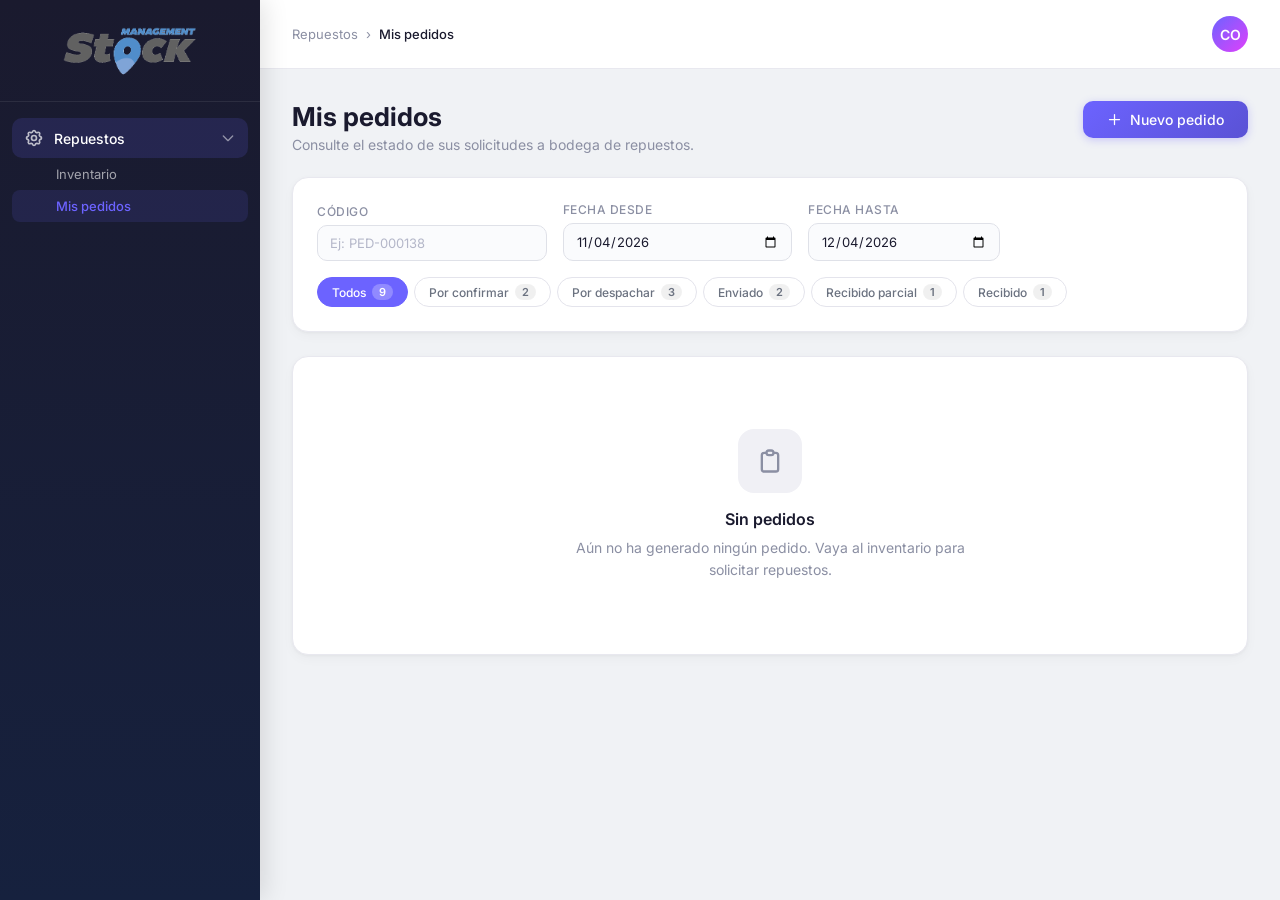
<file: consumidor/mis_pedidos.html>
<!DOCTYPE html>
<html lang="es">
<head>
  <meta charset="UTF-8">
  <meta name="viewport" content="width=device-width, initial-scale=1.0">
  <title>MassLine — Mis pedidos</title>
  <link href="https://fonts.googleapis.com/css2?family=Inter:wght@400;500;600;700&display=swap" rel="stylesheet">
  <link rel="stylesheet" href="../css/styles.css">
  <link rel="stylesheet" href="../css/consumidor.css">
  <link rel="icon" type="image/svg+xml" href="../assets/favicon.svg">
</head>
<body>

  <!-- ===== Sidebar ===== -->
  <aside class="sidebar">
    <div class="sidebar-logo">
      <img class="logo-icon" src="../assets/logo.png" alt="MasStock">
    </div>
    <nav class="sidebar-nav">
      <div class="nav-section open">
        <div class="nav-section-header active" onclick="toggleSection(this)">
          <div class="nav-section-left">
            <svg class="nav-icon" fill="none" stroke="currentColor" viewBox="0 0 24 24">
              <path stroke-linecap="round" stroke-linejoin="round" stroke-width="2"
                    d="M10.325 4.317c.426-1.756 2.924-1.756 3.35 0a1.724 1.724 0 002.573 1.066c1.543-.94 3.31.826 2.37 2.37a1.724 1.724 0 001.065 2.572c1.756.426 1.756 2.924 0 3.35a1.724 1.724 0 00-1.066 2.573c.94 1.543-.826 3.31-2.37 2.37a1.724 1.724 0 00-2.572 1.065c-.426 1.756-2.924 1.756-3.35 0a1.724 1.724 0 00-2.573-1.066c-1.543.94-3.31-.826-2.37-2.37a1.724 1.724 0 00-1.065-2.572c-1.756-.426-1.756-2.924 0-3.35a1.724 1.724 0 001.066-2.573c-.94-1.543.826-3.31 2.37-2.37.996.608 2.296.07 2.572-1.065z"/>
              <path stroke-linecap="round" stroke-linejoin="round" stroke-width="2" d="M15 12a3 3 0 11-6 0 3 3 0 016 0z"/>
            </svg>
            <span class="nav-label">Repuestos</span>
          </div>
          <svg class="nav-chevron" fill="none" stroke="currentColor" viewBox="0 0 24 24">
            <path stroke-linecap="round" stroke-linejoin="round" stroke-width="2" d="M9 5l7 7-7 7"/>
          </svg>
        </div>
        <div class="nav-submenu">
          <a href="index.html">Inventario</a>
          <a href="mis_pedidos.html" class="active">Mis pedidos</a>
        </div>
      </div>
    </nav>
  </aside>

  <!-- ===== Main ===== -->
  <div class="main">
    <header class="topbar">
      <div class="breadcrumb">
        <a href="#">Repuestos</a>
        <span>›</span>
        <span id="breadcrumbMid" style="display:none; align-items:center; gap:6px;">
          <a href="#" onclick="volverALista(); return false;">Mis pedidos</a>
          <span>›</span>
        </span>
        <span class="current" id="breadcrumbCurrent">Mis pedidos</span>
      </div>
      <div class="topbar-actions">
        <div class="avatar" title="Consumidor">CO</div>
      </div>
    </header>

    <div class="page-content">

      <!-- ================================================================
           VISTA: Lista de pedidos
      ================================================================ -->
      <div id="viewLista">

        <div class="page-header">
          <div>
            <h1 class="page-title">Mis pedidos</h1>
            <p class="page-subtitle">Consulte el estado de sus solicitudes a bodega de repuestos.</p>
          </div>
          <a href="index.html" class="btn btn-primary" style="text-decoration: none;">
            <svg width="15" height="15" fill="none" stroke="currentColor" viewBox="0 0 24 24">
              <path stroke-linecap="round" stroke-linejoin="round" stroke-width="2" d="M12 4v16m8-8H4"/>
            </svg>
            Nuevo pedido
          </a>
        </div>

        <!-- Filtros -->
        <div class="card">
          <div class="card-body">
            <div class="search-row">
              <div class="filter-group">
                <label class="filter-label">Código</label>
                <input type="text" id="filterCodigo" class="filter-input" placeholder="Ej: PED-000138" oninput="aplicarFiltros()">
              </div>
              <div class="filter-group">
                <label class="filter-label">Fecha desde</label>
                <input type="date" id="filterDesde" class="filter-input" onchange="aplicarFiltros()">
              </div>
              <div class="filter-group">
                <label class="filter-label">Fecha hasta</label>
                <input type="date" id="filterHasta" class="filter-input" onchange="aplicarFiltros()">
              </div>
            </div>
            <div class="estado-tabs" id="statusTabs" style="margin-top: 16px;"></div>
          </div>
        </div>

        <!-- Tabla de pedidos -->
        <div class="card" id="listCard">
          <div class="card-header">
            <div class="card-header-icon list">
              <svg width="18" height="18" fill="none" stroke="currentColor" viewBox="0 0 24 24">
                <path stroke-linecap="round" stroke-linejoin="round" stroke-width="2"
                      d="M9 5H7a2 2 0 00-2 2v12a2 2 0 002 2h10a2 2 0 002-2V7a2 2 0 00-2-2h-2M9 5a2 2 0 002 2h2a2 2 0 002-2M9 5a2 2 0 012-2h2a2 2 0 012 2"/>
              </svg>
            </div>
            <h2 id="listCardTitle">Pedidos</h2>
            <span class="card-header-right" id="listCount"></span>
          </div>
          <div class="card-body" style="padding: 0;">
            <div class="table-wrapper" style="border: none; border-radius: 0;">
              <table class="data-table">
                <thead>
                  <tr>
                    <th>Código</th>
                    <th>Fecha de solicitud</th>
                    <th>Ítems</th>
                    <th>Estado</th>
                    <th></th>
                  </tr>
                </thead>
                <tbody id="pedidosTbody"></tbody>
              </table>
            </div>
          </div>
        </div>

        <!-- Sin resultados -->
        <div class="card" id="noResultsCard" style="display: none;">
          <div class="card-body">
            <div class="empty-state">
              <div class="empty-state-icon neutral">
                <svg fill="none" stroke="currentColor" viewBox="0 0 24 24">
                  <path stroke-linecap="round" stroke-linejoin="round" stroke-width="2"
                        d="M9 5H7a2 2 0 00-2 2v12a2 2 0 002 2h10a2 2 0 002-2V7a2 2 0 00-2-2h-2M9 5a2 2 0 002 2h2a2 2 0 002-2M9 5a2 2 0 012-2h2a2 2 0 012 2"/>
                </svg>
              </div>
              <h3 id="emptyTitle">Sin pedidos</h3>
              <p id="emptyText">No tiene pedidos registrados en este estado.</p>
            </div>
          </div>
        </div>

      </div><!-- /#viewLista -->


      <!-- ================================================================
           VISTA: Detalle del pedido
      ================================================================ -->
      <div id="viewDetalle" style="display: none;">

        <!-- Header estilo detalle_orden -->
        <div class="detail-header">
          <button class="detail-back" onclick="volverALista()" title="Volver a mis pedidos">
            <svg width="16" height="16" fill="none" stroke="currentColor" viewBox="0 0 24 24">
              <path stroke-linecap="round" stroke-linejoin="round" stroke-width="2" d="M15 19l-7-7 7-7"/>
            </svg>
          </button>
          <div>
            <h1 class="detail-title">Pedido <code id="detallePedCode">—</code></h1>
          </div>
          <span id="detalleStatusBadge" class="status-badge por-confirmar" style="margin-left: auto;">
            <span class="dot"></span>
            <span id="detalleStatusLabel">—</span>
          </span>
          <button id="btnConfirmarHeader" class="btn-confirm-lg" style="display:none; margin-left:12px;" onclick="abrirModalConfirmar()">
            <svg width="16" height="16" fill="none" stroke="currentColor" viewBox="0 0 24 24">
              <path stroke-linecap="round" stroke-linejoin="round" stroke-width="2" d="M9 5H7a2 2 0 00-2 2v12a2 2 0 002 2h10a2 2 0 002-2V7a2 2 0 00-2-2h-2M9 5a2 2 0 002 2h2a2 2 0 002-2M9 5a2 2 0 012-2h2a2 2 0 012 2m-6 9l2 2 4-4"/>
            </svg>
            Confirmar recepción
          </button>
        </div>

        <!-- Info del pedido -->
        <div class="card">
          <div class="card-header">
            <div class="card-header-icon detail">
              <svg width="18" height="18" fill="none" stroke="currentColor" viewBox="0 0 24 24">
                <path stroke-linecap="round" stroke-linejoin="round" stroke-width="2" d="M9 12h6m-6 4h6m2 5H7a2 2 0 01-2-2V5a2 2 0 012-2h5.586a1 1 0 01.707.293l5.414 5.414a1 1 0 01.293.707V19a2 2 0 01-2 2z"/>
              </svg>
            </div>
            <h2>Información del pedido</h2>
          </div>
          <div class="card-body">
            <div class="detail-grid">
              <div class="detail-field">
                <span class="detail-label">Código</span>
                <span class="detail-value" id="detalleInfoCode">—</span>
              </div>
              <div class="detail-field">
                <span class="detail-label">Fecha de solicitud</span>
                <span class="detail-value" id="detalleFecha">—</span>
              </div>
              <div class="detail-field">
                <span class="detail-label">Estado</span>
                <span id="detalleStatusCard" class="status-badge por-confirmar"><span class="dot"></span> <span id="detalleStatusCardLabel">—</span></span>
              </div>
            </div>
          </div>
        </div>

        <!-- Tabla de ítems -->
        <div class="card">
          <div class="card-header">
            <div class="card-header-icon list">
              <svg width="18" height="18" fill="none" stroke="currentColor" viewBox="0 0 24 24">
                <path stroke-linecap="round" stroke-linejoin="round" stroke-width="2"
                      d="M20 7l-8-4-8 4m16 0l-8 4m8-4v10l-8 4m0-10L4 7m8 4v10M4 7v10l8 4"/>
              </svg>
            </div>
            <h2>Ítems solicitados</h2>
          </div>
          <div class="card-body" style="padding: 0;">
            <div class="table-wrapper" style="border: none; border-radius: 0;">
              <table class="data-table">
                <thead id="detalleItemsThead">
                  <tr>
                    <th>Código</th>
                    <th>Descripción</th>
                    <th>Cantidad solicitada</th>
                  </tr>
                </thead>
                <tbody id="detalleItemsTbody"></tbody>
              </table>
            </div>
          </div>
        </div>

        <!-- Acción: Confirmar llegada (solo si status = empacado) -->
        <div class="card" id="confirmarLlegadaCard" style="display: none;">
          <div class="card-body">
            <div class="confirm-llegada-inner">
              <div class="confirm-llegada-icon">
                <svg width="22" height="22" fill="none" stroke="currentColor" viewBox="0 0 24 24">
                  <path stroke-linecap="round" stroke-linejoin="round" stroke-width="2"
                        d="M5 8h14M5 8a2 2 0 110-4h14a2 2 0 110 4M5 8v10a2 2 0 002 2h10a2 2 0 002-2V8m-9 4h4"/>
                </svg>
              </div>
              <div>
                <div class="confirm-llegada-title">Su pedido está listo para retirar</div>
                <div class="confirm-llegada-desc">Una vez que haya recibido los productos, confirme la recepción para actualizar el estado del pedido.</div>
              </div>
              <button class="btn-confirm-llegada" onclick="abrirModalConfirmar()">
                <svg width="15" height="15" fill="none" stroke="currentColor" viewBox="0 0 24 24">
                  <path stroke-linecap="round" stroke-linejoin="round" stroke-width="2" d="M5 13l4 4L19 7"/>
                </svg>
                Confirmar recepción
              </button>
            </div>
          </div>
        </div>

      </div><!-- /#viewDetalle -->

    </div><!-- /.page-content -->
  </div><!-- /.main -->


  <!-- ================================================================
       Modal: Confirmar llegada (UC16)
  ================================================================ -->
  <div class="modal-overlay" id="confirmLlegadaModal">
    <div class="modal">

      <div class="modal-header">
        <div class="modal-header-icon" style="background: linear-gradient(135deg, rgba(34,197,94,0.12), rgba(22,163,74,0.12)); color: #16a34a;">
          <svg width="20" height="20" fill="none" stroke="currentColor" viewBox="0 0 24 24">
            <path stroke-linecap="round" stroke-linejoin="round" stroke-width="2"
                  d="M5 8h14M5 8a2 2 0 110-4h14a2 2 0 110 4M5 8v10a2 2 0 002 2h10a2 2 0 002-2V8m-9 4h4"/>
          </svg>
        </div>
        <div>
          <h3>Confirmar recepción</h3>
          <p>Verifique que recibió todos los ítems solicitados</p>
        </div>
        <button class="modal-close" onclick="cerrarModalConfirmar()">
          <svg width="18" height="18" fill="none" stroke="currentColor" viewBox="0 0 24 24">
            <path stroke-linecap="round" stroke-linejoin="round" stroke-width="2" d="M6 18L18 6M6 6l12 12"/>
          </svg>
        </button>
      </div>

      <div class="modal-body">
        <div class="modal-section-label">Ítems del pedido</div>
        <table class="modal-cart-table">
          <thead>
            <tr>
              <th>Código</th>
              <th>Descripción</th>
              <th>Cantidad</th>
            </tr>
          </thead>
          <tbody id="modalLlegadaTbody"></tbody>
        </table>
      </div>

      <div class="modal-footer">
        <button class="btn-modal-cancel" onclick="cerrarModalConfirmar()">Cancelar</button>
        <button class="btn-modal-confirm" style="background: linear-gradient(135deg, #22c55e, #16a34a); box-shadow: 0 4px 12px rgba(34,197,94,0.35);" onclick="confirmarLlegada()">
          <svg width="16" height="16" fill="none" stroke="currentColor" viewBox="0 0 24 24">
            <path stroke-linecap="round" stroke-linejoin="round" stroke-width="2" d="M5 13l4 4L19 7"/>
          </svg>
          Confirmar recepción
        </button>
      </div>

    </div>
  </div>


  <!-- Toast -->
  <div class="arrival-toast" id="arrivalToast">
    <svg width="18" height="18" fill="none" stroke="currentColor" viewBox="0 0 24 24">
      <path stroke-linecap="round" stroke-linejoin="round" stroke-width="2"
            d="M9 12l2 2 4-4m6 2a9 9 0 11-18 0 9 9 0 0118 0z"/>
    </svg>
    Recepción confirmada exitosamente
  </div>


  <script src="../js/shared.js"></script>
  <script src="js/mis_pedidos.js"></script>
</body>
</html>
</file>
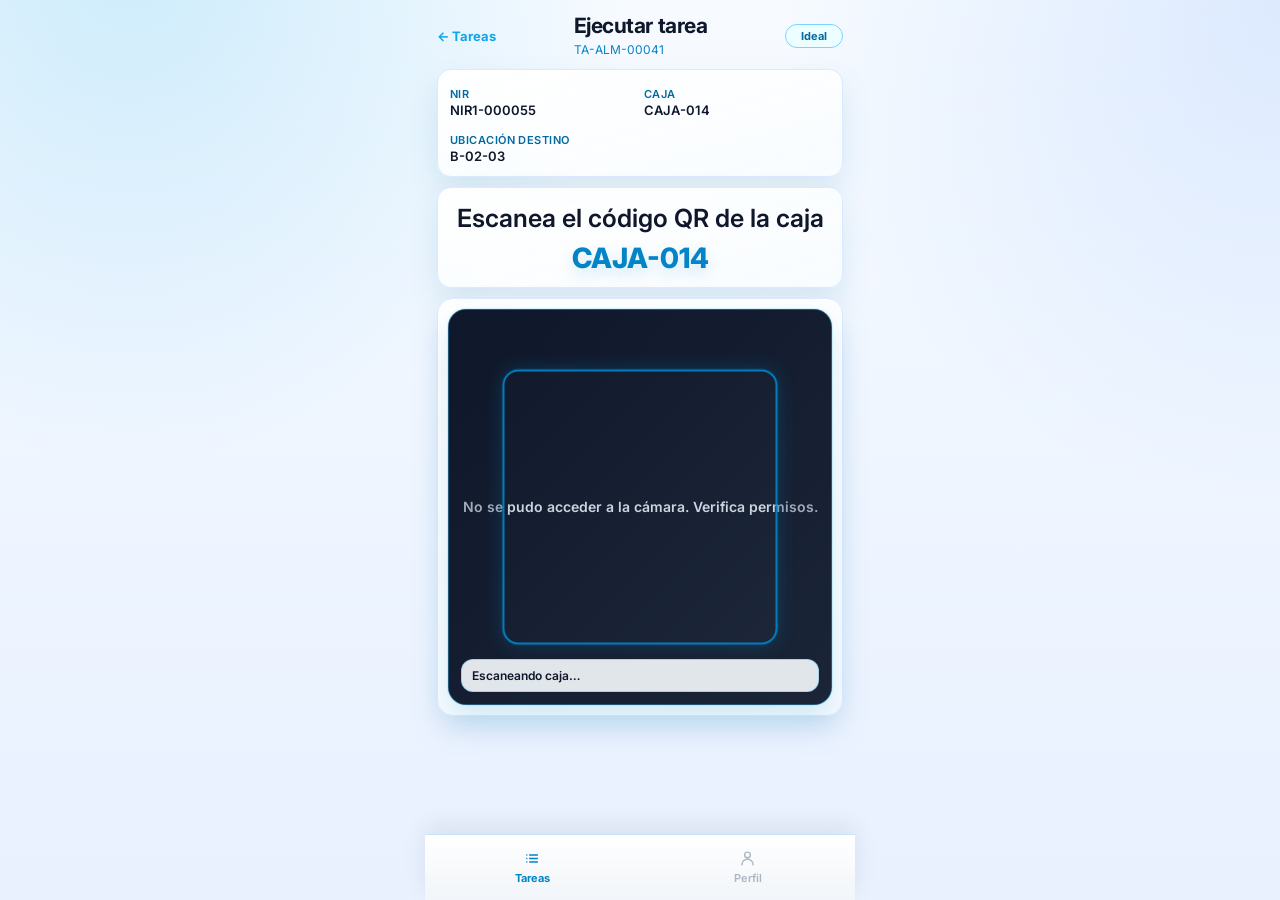
<file: operador/ejecutar_tarea.html>
<!DOCTYPE html>
<html lang="es">
<head>
  <meta charset="UTF-8">
  <meta name="viewport" content="width=device-width, initial-scale=1.0, viewport-fit=cover">
  <title>MasStock Operador — Ejecutar tarea</title>
  <link href="https://fonts.googleapis.com/css2?family=Inter:wght@400;500;600;700&display=swap" rel="stylesheet">
  <link rel="stylesheet" href="../css/styles.css">
  <link rel="stylesheet" href="../css/operador.css">
</head>
<body class="op-exec-body">
  <main class="op-app op-exec-app">
    <header class="op-top">
      <div class="op-top-row">
        <button class="op-back-btn" onclick="goBackToList()">← Tareas</button>
        <div>
          <h1>Ejecutar tarea</h1>
          <p id="execTaskCode">TA-ALM-00000</p>
        </div>
        <button class="op-scan-mode-btn ideal" id="scanModeBtn" onclick="toggleScanMode()">Ideal</button>
      </div>
    </header>

    <section id="execTaskInfo" class="op-exec-card" style="display:none;">
      <div class="op-exec-info-grid">
        <div>
          <span class="op-task-label">NIR</span>
          <div class="op-task-value" id="execNir">—</div>
        </div>
        <div>
          <span class="op-task-label">Caja</span>
          <div class="op-task-value" id="execBox">—</div>
        </div>
      </div>
      <div style="margin-top:10px;">
        <span class="op-task-label">Ubicación destino</span>
        <div class="op-task-value" id="execLocation">—</div>
      </div>
    </section>

    <section id="execNotFound" class="card" style="display:none;">
      <div class="card-body">
        <div class="empty-state" style="padding: 24px 16px;">
          <div class="empty-state-icon warning">
            <svg fill="none" stroke="currentColor" viewBox="0 0 24 24">
              <path stroke-linecap="round" stroke-linejoin="round" stroke-width="2" d="M12 9v2m0 4h.01m-8.938 4h17.876c1.54 0 2.502-1.667 1.732-2.5L13.732 4.5c-.77-.833-2.694-.833-3.464 0L1.34 16.5c-.77.833.192 2.5 1.732 2.5z"/>
            </svg>
          </div>
          <h3>Tarea no encontrada</h3>
          <p>La tarea solicitada no existe o no está disponible.</p>
          <button class="op-primary-btn" style="margin-top:10px;" onclick="goBackToList()">Volver</button>
        </div>
      </div>
    </section>

    <section id="execFlow" class="op-auto-flow" style="display:none;">
      <article class="op-auto-head-card">
        <p class="op-auto-instruction" id="execInstruction">Escanea el código QR de la caja</p>
        <div class="op-auto-target" id="execTargetValue">—</div>
        <div class="op-exec-success-check" id="execSuccessCheck" style="display:none;" aria-hidden="true">
          <svg width="36" height="36" fill="none" stroke="currentColor" viewBox="0 0 24 24">
            <path stroke-linecap="round" stroke-linejoin="round" stroke-width="2" d="M9 12l2 2 4-4m6 2a9 9 0 11-18 0 9 9 0 0118 0z"/>
          </svg>
        </div>
        <div class="op-scan-error-msg" id="execScanError" style="display:none;"></div>
      </article>

      <article class="op-camera-card">
        <div class="op-camera-shell op-camera-shell-inline op-camera-tap-target" id="cameraTapTarget" onclick="handleCameraTap()">
          <video id="cameraVideo" autoplay playsinline muted></video>
          <div class="op-camera-fallback" id="cameraFallback">Simulando cámara…</div>
          <div class="op-scan-frame"></div>
          <div class="op-camera-footer">
            <div class="op-camera-title" id="cameraTitle">Escaneando caja…</div>
          </div>
        </div>
      </article>
    </section>

    <nav class="op-bottom-nav" aria-label="Navegación Operador">
      <a href="index.html" class="op-nav-item active">
        <svg class="op-nav-ico" fill="none" stroke="currentColor" viewBox="0 0 24 24" aria-hidden="true">
          <path stroke-linecap="round" stroke-linejoin="round" stroke-width="2" d="M8 7h11M8 12h11M8 17h11M4 7h.01M4 12h.01M4 17h.01"/>
        </svg>
        <span>Tareas</span>
      </a>
      <a href="#" class="op-nav-item disabled">
        <svg class="op-nav-ico" fill="none" stroke="currentColor" viewBox="0 0 24 24" aria-hidden="true">
          <path stroke-linecap="round" stroke-linejoin="round" stroke-width="2" d="M20 21a8 8 0 10-16 0M12 11a4 4 0 100-8 4 4 0 000 8z"/>
        </svg>
        <span>Perfil</span>
      </a>
    </nav>
  </main>

  <script src="../js/shared.js"></script>
  <script src="js/data_operador.js"></script>
  <script src="js/ejecutar_tarea.js"></script>
</body>
</html>
</file>
<file: css/styles.css>
/* ===== MassLine — Estilos compartidos ===== */

/* ===== Reset & Base ===== */
*,
*::before,
*::after {
    margin: 0;
    padding: 0;
    box-sizing: border-box;
}

body {
    font-family: 'Inter', system-ui, -apple-system, sans-serif;
    background: #f0f2f5;
    color: #1a1a2e;
    min-height: 100vh;
    display: flex;
}

/* ===== Sidebar ===== */
.sidebar {
    width: 260px;
    background: linear-gradient(180deg, #1a1a2e 0%, #16213e 100%);
    color: #fff;
    display: flex;
    flex-direction: column;
    min-height: 100vh;
    position: fixed;
    left: 0;
    top: 0;
    bottom: 0;
    z-index: 100;
    box-shadow: 4px 0 24px rgba(0, 0, 0, 0.12);
}

.sidebar-logo {
    padding: 24px 24px;
    border-bottom: 1px solid rgba(255, 255, 255, 0.08);
    display: flex;
    align-items: center;
    justify-content: center;
    gap: 12px;
}

.sidebar-logo .logo-icon {
    width: 140px;
    height: auto;
    max-width: 100%;
    display: block;
    border-radius: 10px;
}

.sidebar-logo .logo-text {
    font-size: 20px;
    font-weight: 700;
    letter-spacing: -0.5px;
}

.sidebar-nav {
    flex: 1;
    padding: 16px 12px;
    overflow-y: auto;
}

.nav-section {
    margin-bottom: 8px;
}

.nav-section-header {
    display: flex;
    align-items: center;
    justify-content: space-between;
    padding: 10px 12px;
    border-radius: 10px;
    cursor: pointer;
    transition: background 0.2s;
    user-select: none;
}

.nav-section-header:hover {
    background: rgba(255, 255, 255, 0.06);
}

.nav-section-header.active {
    background: rgba(108, 99, 255, 0.15);
}

.nav-section-left {
    display: flex;
    align-items: center;
    gap: 10px;
}

.nav-icon {
    width: 20px;
    height: 20px;
    opacity: 0.7;
}

.nav-label {
    font-size: 14px;
    font-weight: 500;
}

.nav-badge {
    background: #6c63ff;
    color: #fff;
    font-size: 11px;
    font-weight: 600;
    padding: 2px 8px;
    border-radius: 12px;
    min-width: 22px;
    text-align: center;
}

.nav-chevron {
    width: 16px;
    height: 16px;
    transition: transform 0.3s ease;
    opacity: 0.5;
}

.nav-section.open .nav-chevron {
    transform: rotate(90deg);
}

.nav-submenu {
    max-height: 0;
    overflow: hidden;
    transition: max-height 0.3s ease;
}

.nav-section.open .nav-submenu {
    max-height: 200px;
}

.nav-submenu a {
    display: block;
    padding: 8px 12px 8px 44px;
    color: rgba(255, 255, 255, 0.6);
    text-decoration: none;
    font-size: 13px;
    border-radius: 8px;
    transition: all 0.2s;
}

.nav-submenu a:hover,
.nav-submenu a.active {
    color: #fff;
    background: rgba(108, 99, 255, 0.12);
}

.nav-submenu a.active {
    color: #6c63ff;
    font-weight: 500;
}

/* ===== Main Content ===== */
.main {
    margin-left: 260px;
    flex: 1;
    min-height: 100vh;
    display: flex;
    flex-direction: column;
}

/* ===== Top Bar ===== */
.topbar {
    background: #fff;
    padding: 16px 32px;
    display: flex;
    align-items: center;
    justify-content: space-between;
    border-bottom: 1px solid #e8e8ef;
    position: sticky;
    top: 0;
    z-index: 50;
}

.breadcrumb {
    display: flex;
    align-items: center;
    gap: 8px;
    font-size: 13px;
    color: #8b8fa3;
}

.breadcrumb a {
    color: #8b8fa3;
    text-decoration: none;
    transition: color 0.2s;
}

.breadcrumb a:hover {
    color: #6c63ff;
}

.breadcrumb .current {
    color: #1a1a2e;
    font-weight: 500;
}

.topbar-actions {
    display: flex;
    align-items: center;
    gap: 12px;
}

.avatar {
    width: 36px;
    height: 36px;
    border-radius: 50%;
    background: linear-gradient(135deg, #6c63ff, #e040fb);
    display: flex;
    align-items: center;
    justify-content: center;
    font-size: 14px;
    font-weight: 600;
    color: #fff;
    cursor: pointer;
}

/* ===== Page Content ===== */
.page-content {
    flex: 1;
    padding: 32px;
    max-width: 1100px;
    width: 100%;
}

.page-header {
    display: flex;
    align-items: flex-start;
    justify-content: space-between;
    margin-bottom: 24px;
}

.page-header-actions {
    display: flex;
    gap: 8px;
}

.page-title {
    font-size: 26px;
    font-weight: 700;
    color: #1a1a2e;
    margin-bottom: 4px;
}

.page-subtitle {
    font-size: 14px;
    color: #8b8fa3;
}

.page-content-narrow {
    max-width: 900px;
}

.page-content-narrow .page-subtitle {
    margin-bottom: 32px;
}

/* ===== Card ===== */
.card {
    background: #fff;
    border-radius: 16px;
    box-shadow: 0 1px 3px rgba(0, 0, 0, 0.04), 0 4px 12px rgba(0, 0, 0, 0.03);
    border: 1px solid #e8e8ef;
    margin-bottom: 24px;
    overflow: hidden;
}

.card-header {
    padding: 20px 24px;
    border-bottom: 1px solid #f0f0f5;
    display: flex;
    align-items: center;
    gap: 10px;
}

.card-header-icon {
    width: 36px;
    height: 36px;
    border-radius: 10px;
    display: flex;
    align-items: center;
    justify-content: center;
    font-size: 18px;
}

.card-header-icon.search {
    background: #eef0ff;
    color: #6c63ff;
}

.card-header-icon.list {
    background: #fff3e6;
    ;
    color: #f59e0b;
}

.card-header-icon.detail {
    background: #eef0ff;
    color: #6c63ff;
}

.card-header-icon.info {
    background: #eef0ff;
    color: #6c63ff;
}

.card-header-icon.docs {
    background: #fff3e6;
    color: #f59e0b;
}

.card-header-icon.email {
    background: #e8f5e9;
    color: #4caf50;
}

.card-header h2 {
    font-size: 16px;
    font-weight: 600;
    color: #1a1a2e;
}

.card-header-right {
    margin-left: auto;
    font-size: 13px;
    color: #8b8fa3;
    font-weight: 500;
}

.card-body {
    padding: 24px;
}

/* ===== Buttons ===== */
.btn {
    padding: 10px 24px;
    border-radius: 10px;
    font-size: 14px;
    font-weight: 500;
    font-family: inherit;
    cursor: pointer;
    transition: all 0.2s;
    border: none;
    display: inline-flex;
    align-items: center;
    gap: 8px;
}

.btn-secondary {
    background: #f0f0f5;
    color: #4a4a68;
}

.btn-secondary:hover {
    background: #e4e4ec;
}

.btn-primary {
    background: linear-gradient(135deg, #6c63ff, #5a52d5);
    color: #fff;
    box-shadow: 0 2px 8px rgba(108, 99, 255, 0.3);
}

.btn-primary:hover {
    background: linear-gradient(135deg, #5a52d5, #4840b0);
    box-shadow: 0 4px 16px rgba(108, 99, 255, 0.4);
    transform: translateY(-1px);
}

.btn-primary:active {
    transform: translateY(0);
}

.btn-primary:disabled {
    background: #c4c4d4;
    box-shadow: none;
    cursor: not-allowed;
    transform: none;
}

.btn-primary:disabled:hover {
    background: #c4c4d4;
    box-shadow: none;
    transform: none;
}

.btn-sm {
    padding: 8px 16px;
    font-size: 13px;
    border-radius: 8px;
}

/* ===== Search/Filters (consulta) ===== */
.search-row {
    display: grid;
    grid-template-columns: 1.2fr 1.2fr 1fr 1fr auto;
    gap: 16px;
    align-items: end;
}

.filter-group {
    display: flex;
    flex-direction: column;
    gap: 6px;
}

.filter-label {
    font-size: 12px;
    font-weight: 500;
    color: #8b8fa3;
    text-transform: uppercase;
    letter-spacing: 0.5px;
}

.filter-input {
    padding: 9px 12px;
    border: 1.5px solid #dfe1e8;
    border-radius: 10px;
    font-size: 13px;
    font-family: inherit;
    color: #1a1a2e;
    background: #fafbfd;
    transition: all 0.2s;
    outline: none;
}

.filter-input:hover {
    border-color: #b4b7c9;
}

.filter-input:focus {
    border-color: #6c63ff;
    background: #fff;
    box-shadow: 0 0 0 3px rgba(108, 99, 255, 0.1);
}

.filter-input::placeholder {
    color: #b4b7c9;
}

/* ===== Estado Tabs ===== */
.estado-tabs {
    display: flex;
    gap: 6px;
    margin-top: 16px;
    flex-wrap: wrap;
}

.estado-tab {
    padding: 6px 14px;
    border-radius: 8px;
    border: 1.5px solid #e4e4ec;
    border-radius: 20px;
    background: #fff;
    font-size: 12px;
    font-weight: 500;
    color: #6b7280;
    cursor: pointer;
    transition: all 0.2s;
    font-family: inherit;
    display: inline-flex;
    align-items: center;
    gap: 6px;
}

.estado-tab:hover {
    border-color: #6c63ff;
    color: #6c63ff;
}

.estado-tab.active {
    background: #6c63ff;
    color: #fff;
    border-color: #6c63ff;
}

.tab-count {
    font-size: 11px;
    font-weight: 600;
    background: rgba(0, 0, 0, 0.06);
    padding: 1px 7px;
    border-radius: 10px;
}

.estado-tab.active .tab-count {
    background: rgba(255, 255, 255, 0.25);
}

/* ===== Data Table ===== */
.table-wrapper {
    overflow-x: auto;
    border-radius: 8px;
    border: 1px solid #e8e8f0;
}

.data-table {
    width: 100%;
    border-collapse: collapse;
    font-size: 13px;
}

.data-table thead {
    background: #f4f3ff;
}

.data-table th {
    padding: 10px 14px;
    text-align: left;
    font-weight: 600;
    color: #555;
    font-size: 12px;
    text-transform: uppercase;
    letter-spacing: 0.5px;
    border-bottom: 2px solid #e8e8f0;
}

.data-table td {
    padding: 10px 14px;
    color: #333;
    border-bottom: 1px solid #f0f0f5;
}

.data-table tbody tr:hover {
    background: #fafaff;
}

.data-table tbody tr:last-child td {
    border-bottom: none;
}

.data-table code {
    background: #f0eeff;
    padding: 2px 6px;
    border-radius: 4px;
    font-size: 12px;
    color: #6c63ff;
}

.data-table code.code-ml {
    background: #fef2f2;
    color: #e11d48;
}

#ordersTableCard .data-table tbody tr {
    cursor: pointer;
    transition: background 0.15s;
}

#ordersTableCard .data-table tbody tr:hover {
    background: #f5f4ff;
}

/* ===== Status Badges ===== */
.status-badge {
    display: inline-flex;
    align-items: center;
    gap: 6px;
    padding: 4px 12px;
    border-radius: 20px;
    font-size: 12px;
    font-weight: 500;
    white-space: nowrap;
}

.status-badge .dot {
    width: 6px;
    height: 6px;
    border-radius: 50%;
    flex-shrink: 0;
}

/* En bodega */
.status-badge.en-bodega {
    background: #fef3c7;
    color: #92400e;
    border: 1px solid #fde68a;
}

.status-badge.en-bodega .dot {
    background: #f59e0b;
}

/* En revisión */
.status-badge.en-revision {
    background: #fef3c7;
    color: #92400e;
    border: 1.5px dashed #f59e0b;
    animation: pulse-review 2s infinite;
}

.status-badge.en-revision .dot {
    background: #f59e0b;
    animation: pulse 1s infinite;
}

@keyframes pulse {

    0%,
    100% {
        opacity: 0.4;
    }

    50% {
        opacity: 1;
    }
}

@keyframes pulse-review {

    0%,
    100% {
        box-shadow: 0 0 0 0 rgba(245, 158, 11, 0.3);
    }

    50% {
        box-shadow: 0 0 0 6px rgba(245, 158, 11, 0);
    }
}

/* Revisada */
.status-badge.revisada {
    background: #ecfdf5;
    color: #065f46;
    border: 1px solid #a7f3d0;
}

.status-badge.revisada .dot {
    background: #10b981;
}

/* Revisada con anomalía */
.status-badge.revisada-anomalia {
    background: linear-gradient(135deg, #ecfdf5 50%, #fef3c7 100%);
    color: #065f46;
    border: 1px solid #bbf7d0;
}

.status-badge.revisada-anomalia .dot {
    background: #f59e0b;
}

.status-badge.revisada-anomalia .warning-icon,
.status-badge.almacenada-anomalia .warning-icon,
.status-badge.por-almacenar-anomalia .warning-icon,
.status-badge.valorada-anomalia .warning-icon {
    width: 14px;
    height: 14px;
    color: #f59e0b;
}

/* Almacenada */
.status-badge.almacenada {
    background: #ede9fe;
    color: #5b21b6;
    border: 1px solid #ddd6fe;
}

.status-badge.almacenada .dot {
    background: #8b5cf6;
}

/* Almacenada con anomalía */
.status-badge.almacenada-anomalia {
    background: linear-gradient(135deg, #ede9fe 50%, #fef3c7 100%);
    color: #5b21b6;
    border: 1px solid #ddd6fe;
}

.status-badge.almacenada-anomalia .dot {
    background: #f59e0b;
}

/* Por almacenar */
.status-badge.por-almacenar {
    background: #eef0ff;
    color: #4338ca;
    border: 1px solid #c7d2fe;
}

.status-badge.por-almacenar .dot {
    background: #818cf8;
}

/* Por almacenar con anomalía */
.status-badge.por-almacenar-anomalia {
    background: linear-gradient(135deg, #eef0ff 50%, #fef3c7 100%);
    color: #4338ca;
    border: 1px solid #c7d2fe;
}

.status-badge.por-almacenar-anomalia .dot {
    background: #f59e0b;
}

/* Valorada */
.status-badge.valorada {
    background: #fdf4ff;
    color: #86198f;
    border: 1px solid #f0abfc;
}

.status-badge.valorada .dot {
    background: #D916A8;
}

/* Valorada con anomalía */
.status-badge.valorada-anomalia {
    background: linear-gradient(135deg, #fdf4ff 50%, #fef3c7 100%);
    color: #86198f;
    border: 1px solid #f0abfc;
}

.status-badge.valorada-anomalia .dot {
    background: #f59e0b;
}

/* Por valorar (Local directa) */
.status-badge.por-valorar {
    background: #fdf2f8;
    color: #9d174d;
    border: 1px solid #fbcfe8;
}

.status-badge.por-valorar .dot {
    background: #ec4899;
}

/* Ingresada (Por llegar) */
.status-badge.ingresada {
    background: #dbeafe;
    color: #075985;
    border: 1px solid #bfdbfe;
}

.status-badge.ingresada .dot {
    background: #3b82f6;
}

/* ===== Detail View ===== */
.detail-header {
    display: flex;
    align-items: center;
    gap: 12px;
    margin-bottom: 24px;
    flex-wrap: wrap;
}

.detail-back {
    width: 36px;
    height: 36px;
    border-radius: 10px;
    border: 1.5px solid #e4e4ec;
    background: #fff;
    display: flex;
    align-items: center;
    justify-content: center;
    cursor: pointer;
    transition: all 0.2s;
    text-decoration: none;
    color: inherit;
}

.detail-back:hover {
    border-color: #6c63ff;
    color: #6c63ff;
}

.detail-title {
    font-size: 22px;
    font-weight: 700;
}

.detail-grid {
    display: grid;
    grid-template-columns: 1fr 1fr;
    gap: 20px;
}

.detail-field {
    display: flex;
    flex-direction: column;
    gap: 4px;
}

.detail-label {
    font-size: 12px;
    font-weight: 600;
    color: #8b8fa3;
    text-transform: uppercase;
    letter-spacing: 0.5px;
}

.detail-value {
    font-size: 15px;
    font-weight: 500;
    color: #1a1a2e;
}

.detail-section-title {
    font-size: 14px;
    font-weight: 600;
    color: #4a4a68;
    margin-bottom: 12px;
    display: flex;
    align-items: center;
    gap: 8px;
}

.item-count {
    background: #f0eeff;
    color: #6c63ff;
    font-size: 12px;
    font-weight: 600;
    padding: 2px 10px;
    border-radius: 12px;
}

/* ===== Empty States ===== */
.empty-state {
    text-align: center;
    padding: 48px 24px;
}

.empty-state-icon {
    width: 64px;
    height: 64px;
    margin: 0 auto 16px;
    background: #f0f0f5;
    border-radius: 16px;
    display: flex;
    align-items: center;
    justify-content: center;
}

.empty-state-icon svg {
    width: 28px;
    height: 28px;
    color: #8b8fa3;
}

.empty-state-icon.warning {
    background: #fef3c7;
}

.empty-state-icon.warning svg {
    color: #f59e0b;
}

.empty-state h3 {
    font-size: 16px;
    font-weight: 600;
    color: #1a1a2e;
    margin-bottom: 8px;
}

.empty-state p {
    font-size: 14px;
    color: #8b8fa3;
    max-width: 400px;
    margin: 0 auto;
    line-height: 1.6;
}

/* ===== Toggle Simulation Button ===== */
.toggle-error-mode {
    position: fixed;
    bottom: 16px;
    right: 16px;
    height: 32px;
    padding: 0 12px;
    border-radius: 16px;
    border: 2px solid #e5e7eb;
    background: #fff;
    cursor: pointer;
    display: flex;
    align-items: center;
    justify-content: center;
    gap: 6px;
    opacity: 0.12;
    transition: all 0.2s;
    z-index: 200;
    font-family: inherit;
    font-size: 11px;
    font-weight: 500;
    color: #6b7280;
}

.toggle-error-mode:hover {
    opacity: 1;
    box-shadow: 0 2px 12px rgba(0, 0, 0, 0.15);
}

.toggle-error-mode.mode-1 {
    border-color: #ef4444;
    background: #fef2f2;
    color: #991b1b;
    opacity: 0.5;
}

.toggle-error-mode.mode-2 {
    border-color: #f59e0b;
    background: #fffbeb;
    color: #92400e;
    opacity: 0.5;
}

.toggle-error-mode.mode-3 {
    border-color: #3b82f6;
    background: #eff6ff;
    color: #1e40af;
    opacity: 0.5;
}

.toggle-error-mode.mode-4 {
    border-color: #8b5cf6;
    background: #f5f3ff;
    color: #5b21b6;
    opacity: 0.5;
}

.toggle-error-mode.mode-5 {
    border-color: #6c63ff;
    background: #f0eeff;
    color: #4338ca;
    opacity: 0.5;
}

.toggle-error-mode[class*="mode-"]:hover {
    opacity: 1;
}

/* ===== Action Buttons (arrival, review, store) ===== */
/* Registrar llegada */
.btn-arrival {
    width: 30px;
    height: 30px;
    border-radius: 8px;
    border: 1.5px solid #bae6fd;
    background: #e0f2fe;
    color: #0284c7;
    display: inline-flex;
    align-items: center;
    justify-content: center;
    cursor: pointer;
    transition: all 0.2s;
    position: relative;
}

.btn-arrival:hover {
    background: #0ea5e9;
    color: #fff;
    border-color: #0ea5e9;
    transform: translateY(-1px);
    box-shadow: 0 2px 8px rgba(14, 165, 233, 0.4);
}

.btn-arrival::after {
    content: 'Registrar llegada';
    position: absolute;
    bottom: calc(100% + 6px);
    left: 50%;
    transform: translateX(-50%);
    background: #1a1a2e;
    color: #fff;
    padding: 4px 10px;
    border-radius: 6px;
    font-size: 11px;
    white-space: nowrap;
    opacity: 0;
    pointer-events: none;
    transition: opacity 0.2s;
}

.btn-arrival:hover::after {
    opacity: 1;
}

.btn-arrival-lg {
    padding: 8px 16px;
    border-radius: 10px;
    border: 1.5px solid #bae6fd;
    background: #e0f2fe;
    color: #0284c7;
    font-size: 13px;
    font-weight: 600;
    font-family: inherit;
    display: inline-flex;
    align-items: center;
    gap: 8px;
    cursor: pointer;
    transition: all 0.2s;
}

.btn-arrival-lg:hover {
    background: #0ea5e9;
    color: #fff;
    border-color: #0ea5e9;
    box-shadow: 0 2px 8px rgba(14, 165, 233, 0.4);
    transform: translateY(-1px);
}

/* Iniciar revisión */
.btn-review {
    width: 30px;
    height: 30px;
    border-radius: 8px;
    border: 1.5px solid #a7f3d0;
    background: #d1fae5;
    color: #059669;
    display: inline-flex;
    align-items: center;
    justify-content: center;
    cursor: pointer;
    transition: all 0.2s;
    position: relative;
}

.btn-review:hover {
    background: #10b981;
    color: #fff;
    border-color: #10b981;
    transform: translateY(-1px);
    box-shadow: 0 2px 8px rgba(16, 185, 129, 0.4);
}

.btn-review::after {
    content: 'Iniciar revisión';
    position: absolute;
    bottom: calc(100% + 6px);
    left: 50%;
    transform: translateX(-50%);
    background: #1a1a2e;
    color: #fff;
    padding: 4px 10px;
    border-radius: 6px;
    font-size: 11px;
    white-space: nowrap;
    opacity: 0;
    pointer-events: none;
    transition: opacity 0.2s;
}

.btn-review:hover::after {
    opacity: 1;
}

.btn-review-lg {
    padding: 8px 16px;
    border-radius: 10px;
    border: 1.5px solid #a7f3d0;
    background: #d1fae5;
    color: #059669;
    font-size: 13px;
    font-weight: 600;
    font-family: inherit;
    display: inline-flex;
    align-items: center;
    gap: 8px;
    cursor: pointer;
    transition: all 0.2s;
}

.btn-review-lg:hover {
    background: #10b981;
    color: #fff;
    border-color: #10b981;
    box-shadow: 0 2px 8px rgba(16, 185, 129, 0.4);
    transform: translateY(-1px);
}

/* Almacenar */
.btn-store {
    width: 30px;
    height: 30px;
    border-radius: 8px;
    border: 1.5px solid #c7d2fe;
    background: #eef0ff;
    color: #6366f1;
    display: inline-flex;
    align-items: center;
    justify-content: center;
    cursor: pointer;
    transition: all 0.2s;
    position: relative;
}

.btn-store:hover {
    background: #818cf8;
    color: #fff;
    border-color: #818cf8;
    transform: translateY(-1px);
    box-shadow: 0 2px 8px rgba(129, 140, 248, 0.4);
}

.btn-store::after {
    content: 'Almacenar';
    position: absolute;
    bottom: calc(100% + 6px);
    left: 50%;
    transform: translateX(-50%);
    background: #1a1a2e;
    color: #fff;
    padding: 4px 10px;
    border-radius: 6px;
    font-size: 11px;
    white-space: nowrap;
    opacity: 0;
    pointer-events: none;
    transition: opacity 0.2s;
}

.btn-store:hover::after {
    opacity: 1;
}

.btn-valorate {
    width: 30px;
    height: 30px;
    border-radius: 8px;
    border: 1.5px solid #f0abfc;
    background: #fdf4ff;
    color: #D916A8;
    display: inline-flex;
    align-items: center;
    justify-content: center;
    cursor: pointer;
    transition: all 0.2s;
    position: relative;
}

.btn-valorate:hover {
    background: #D916A8;
    color: #fff;
    border-color: #D916A8;
    transform: translateY(-1px);
    box-shadow: 0 2px 8px rgba(217, 22, 168, 0.4);
}

.btn-valorate::after {
    content: 'Valorar';
    position: absolute;
    bottom: calc(100% + 6px);
    left: 50%;
    transform: translateX(-50%);
    background: #1a1a2e;
    color: #fff;
    padding: 4px 10px;
    border-radius: 6px;
    font-size: 11px;
    white-space: nowrap;
    opacity: 0;
    pointer-events: none;
    transition: opacity 0.2s;
}

.btn-valorate:hover::after {
    opacity: 1;
}

.btn-store-lg {
    padding: 8px 16px;
    border-radius: 10px;
    border: 1.5px solid #c7d2fe;
    background: #eef0ff;
    color: #4338ca;
    font-size: 13px;
    font-weight: 600;
    font-family: inherit;
    display: inline-flex;
    align-items: center;
    gap: 8px;
    cursor: pointer;
    transition: all 0.2s;
}

.btn-store-lg:hover {
    background: #6366f1;
    color: #fff;
    border-color: #6366f1;
    box-shadow: 0 2px 8px rgba(99, 102, 241, 0.4);
    transform: translateY(-1px);
}

.btn-valorate-lg {
    padding: 8px 16px;
    border-radius: 10px;
    border: 1.5px solid #f0abfc;
    background: #fdf4ff;
    color: #86198f;
    font-size: 13px;
    font-weight: 600;
    font-family: inherit;
    display: inline-flex;
    align-items: center;
    gap: 8px;
    cursor: pointer;
    transition: all 0.2s;
}

.btn-valorate-lg:hover {
    background: #D916A8;
    color: #fff;
    border-color: #D916A8;
    box-shadow: 0 2px 8px rgba(217, 22, 168, 0.4);
    transform: translateY(-1px);
}

.btn-edit-review-lg {
    padding: 8px 16px;
    border-radius: 10px;
    border: 1.5px solid #fde68a;
    background: #fefce8;
    color: #92400e;
    font-size: 13px;
    font-weight: 600;
    font-family: inherit;
    display: inline-flex;
    align-items: center;
    gap: 8px;
    cursor: pointer;
    transition: all 0.2s;
}

.btn-edit-review-lg:hover {
    background: #f59e0b;
    color: #fff;
    border-color: #f59e0b;
    box-shadow: 0 2px 8px rgba(245, 158, 11, 0.4);
    transform: translateY(-1px);
}

/* Disabled state when emergency edit request is pending */
.btn-arrival-lg:disabled,
.btn-review-lg:disabled,
.btn-edit-review-lg:disabled,
.btn-store-lg:disabled,
.btn-pending-lock:disabled {
    opacity: 0.45;
    cursor: not-allowed;
    filter: grayscale(0.4);
    transform: none !important;
    box-shadow: none !important;
}

/* ===== Modal ===== */
.modal-overlay {
    position: fixed;
    inset: 0;
    background: rgba(0, 0, 0, 0.4);
    backdrop-filter: blur(4px);
    display: flex;
    align-items: center;
    justify-content: center;
    z-index: 1000;
    opacity: 0;
    pointer-events: none;
    transition: opacity 0.3s;
}

.modal-overlay.active {
    opacity: 1;
    pointer-events: auto;
}

.modal {
    background: #fff;
    border-radius: 16px;
    box-shadow: 0 20px 60px rgba(0, 0, 0, 0.15);
    width: 90%;
    max-width: 480px;
    max-height: 90vh;
    display: flex;
    flex-direction: column;
    transform: translateY(20px) scale(0.97);
    transition: transform 0.25s ease;
}

.modal-overlay.active .modal {
    transform: translateY(0) scale(1);
}

.modal-header {
    padding: 20px 24px;
    border-bottom: 1px solid #f0f0f5;
    display: flex;
    align-items: center;
    gap: 12px;
}

.modal-header-icon {
    width: 40px;
    height: 40px;
    border-radius: 10px;
    background: linear-gradient(135deg, rgba(14, 165, 233, 0.15), rgba(2, 132, 199, 0.15));
    color: #0284c7;
    display: flex;
    align-items: center;
    justify-content: center;
    flex-shrink: 0;
}

.modal-header h3 {
    font-size: 16px;
    font-weight: 600;
    color: #1a1a2e;
}

.modal-header p {
    font-size: 13px;
    color: #8b8fa3;
    margin-top: 2px;
}

.modal-close {
    margin-left: auto;
    width: 32px;
    height: 32px;
    border-radius: 8px;
    border: none;
    background: transparent;
    cursor: pointer;
    display: flex;
    align-items: center;
    justify-content: center;
    color: #8b8fa3;
    transition: all 0.2s;
}

.modal-close:hover {
    background: #f0f0f5;
    color: #1a1a2e;
}

.modal-body {
    padding: 24px;
    overflow-y: auto;
    flex: 1;
}

.modal-summary {
    display: flex;
    flex-direction: column;
    gap: 10px;
    padding: 16px;
    background: #f8f7ff;
    border-radius: 10px;
    margin-bottom: 20px;
}

.modal-summary-row {
    display: flex;
    justify-content: space-between;
    align-items: center;
}

.modal-summary-label {
    font-size: 13px;
    color: #8b8fa3;
}

.modal-summary-value {
    font-size: 13px;
    font-weight: 600;
    color: #1a1a2e;
}

.modal-form-row {
    display: grid;
    grid-template-columns: 1fr 1fr;
    gap: 12px;
}

.modal-form-group {
    display: flex;
    flex-direction: column;
    gap: 6px;
}

.modal-form-label {
    font-size: 12px;
    font-weight: 500;
    color: #8b8fa3;
}

.modal-form-input {
    padding: 8px 12px;
    border: 1.5px solid #e4e4ec;
    border-radius: 8px;
    font-size: 13px;
    font-family: inherit;
    color: #1a1a2e;
    background: #f8f7ff;
}

.modal-footer {
    padding: 16px 24px;
    border-top: 1px solid #f0f0f5;
    display: flex;
    justify-content: flex-end;
    align-items: center;
    gap: 8px;
    flex-wrap: wrap;
}

.btn-modal-cancel {
    padding: 8px 20px;
    border-radius: 8px;
    border: 1.5px solid #e4e4ec;
    background: #fff;
    color: #4a4a68;
    font-size: 13px;
    font-weight: 500;
    font-family: inherit;
    cursor: pointer;
    transition: all 0.2s;
}

.btn-modal-cancel:hover {
    background: #f0f0f5;
}

.btn-modal-confirm {
    padding: 8px 20px;
    border-radius: 8px;
    border: none;
    background: linear-gradient(135deg, #0ea5e9, #0284c7);
    color: #fff;
    font-size: 13px;
    font-weight: 600;
    font-family: inherit;
    cursor: pointer;
    display: flex;
    align-items: center;
    gap: 6px;
    transition: all 0.2s;
}

.btn-modal-confirm:hover {
    box-shadow: 0 4px 12px rgba(14, 165, 233, 0.4);
    transform: translateY(-1px);
}

.btn-modal-confirm:disabled {
    opacity: 0.45;
    cursor: not-allowed;
}

.btn-modal-confirm:disabled:hover {
    box-shadow: none;
    transform: none;
}

.storage-blocked-msg {
    display: flex;
    align-items: center;
    gap: 6px;
    font-size: 12px;
    font-weight: 500;
    color: #92400e;
    background: #fefce8;
    border: 1px solid #fde68a;
    border-radius: 8px;
    padding: 8px 12px;
    width: 100%;
    order: -1;
}

/* ===== Toast ===== */
.toast {
    position: fixed;
    top: 24px;
    right: 24px;
    background: #fff;
    border-radius: 12px;
    box-shadow: 0 8px 30px rgba(0, 0, 0, 0.12);
    border: 1px solid #e8e8ef;
    padding: 14px 18px;
    display: flex;
    align-items: center;
    gap: 12px;
    z-index: 2000;
    transform: translateX(120%);
    transition: transform 0.4s ease;
    max-width: 400px;
}

.toast.show {
    transform: translateX(0);
}

.toast-icon {
    width: 32px;
    height: 32px;
    border-radius: 8px;
    background: #d1fae5;
    color: #059669;
    display: flex;
    align-items: center;
    justify-content: center;
    flex-shrink: 0;
}

.toast-content {
    flex: 1;
}

.toast-title {
    font-size: 13px;
    font-weight: 600;
    color: #1a1a2e;
}

.toast-message {
    font-size: 12px;
    color: #8b8fa3;
    margin-top: 2px;
}

.toast-close {
    background: none;
    border: none;
    cursor: pointer;
    color: #8b8fa3;
    padding: 4px;
    display: flex;
    align-items: center;
    justify-content: center;
    border-radius: 4px;
    transition: all 0.2s;
}

.toast-close:hover {
    background: #f0f0f5;
    color: #1a1a2e;
}

/* ===== Storage Modal ===== */
.storage-products {
    margin-top: 14px;
}

.storage-product-item {
    border: 1.5px solid #e2e4e9;
    border-radius: 10px;
    margin-bottom: 10px;
    overflow: hidden;
}

.storage-product-header {
    display: flex;
    align-items: center;
    gap: 10px;
    padding: 10px 14px;
    background: #f8f9fb;
    font-size: 13px;
}

.storage-product-code {
    font-weight: 600;
    color: #6c63ff;
    background: #ede9fe;
    padding: 2px 8px;
    border-radius: 5px;
    font-size: 11.5px;
}

.storage-product-code.ml-code-badge {
    color: #92400e;
    background: #fefce8;
    border: 1px solid #fde68a;
}

code.ml-code-badge {
    color: #92400e;
    background: #fefce8;
    border: 1px solid #fde68a;
    padding: 2px 8px;
    border-radius: 6px;
    font-size: 12px;
    font-weight: 600;
}

.storage-product-ml-desc {
    font-size: 12px;
    color: #78350f;
    font-weight: 500;
    background: #fffbeb;
    padding: 1px 7px;
    border-radius: 4px;
}

.storage-product-name {
    color: #1a1a2e;
    font-weight: 500;
    flex: 1;
}

.storage-product-qty {
    color: #6b7280;
    font-size: 12px;
}

.storage-box-list {
    padding: 8px 14px;
}

.storage-box-row {
    display: flex;
    align-items: center;
    gap: 10px;
    padding: 6px 0;
    font-size: 12.5px;
    border-bottom: 1px solid #f1f5f9;
}

.storage-box-row:last-child {
    border-bottom: none;
}

.storage-box-code {
    font-weight: 600;
    color: #6c63ff;
    background: #ede9fe;
    padding: 2px 8px;
    border-radius: 4px;
    font-size: 11px;
    min-width: 70px;
    text-align: center;
}

.storage-box-qty {
    color: #374151;
    min-width: 60px;
}

.storage-box-position {
    margin-left: auto;
    display: inline-flex;
    align-items: center;
    gap: 5px;
    background: #f0fdf4;
    border: 1px solid #bbf7d0;
    color: #166534;
    padding: 3px 10px;
    border-radius: 6px;
    font-size: 11.5px;
    font-weight: 600;
}

.storage-box-position svg {
    flex-shrink: 0;
}

.storage-no-boxes {
    padding: 8px 14px;
    font-size: 12px;
    color: #9ca3af;
    font-style: italic;
}

/* ===== Storage anomalies section ===== */
.storage-anomalies-section {
    margin-top: 18px;
    border: 1.5px solid #fde68a;
    border-radius: 10px;
    overflow: hidden;
}

.storage-anomalies-header {
    display: flex;
    align-items: center;
    gap: 8px;
    padding: 10px 14px;
    background: #fffbeb;
    font-size: 13px;
    font-weight: 600;
    color: #92400e;
}

.storage-anomalies-header svg {
    flex-shrink: 0;
}

.storage-anomaly-item {
    display: flex;
    align-items: flex-start;
    gap: 10px;
    padding: 10px 14px;
    border-top: 1px solid #fef3c7;
    font-size: 12.5px;
}

.storage-anomaly-item:last-child {
    border-bottom: none;
}

.storage-anomaly-product {
    flex: 1;
}

.storage-anomaly-product-name {
    font-weight: 600;
    color: #1a1a2e;
}

.storage-anomaly-desc {
    color: #6b7280;
    margin-top: 3px;
    line-height: 1.4;
}

.storage-anomaly-stats {
    display: flex;
    gap: 12px;
    flex-shrink: 0;
    font-size: 11.5px;
    color: #6b7280;
    flex-wrap: wrap;
    align-items: center;
}

.storage-anomaly-stat {
    display: flex;
    align-items: center;
    gap: 4px;
}

.storage-anomaly-stat.faltante {
    color: #d97706;
}

.storage-anomaly-stat.danado {
    color: #dc2626;
}

.storage-anomaly-photos {
    display: flex;
    gap: 6px;
    margin-top: 6px;
}

.storage-anomaly-photo-thumb {
    width: 40px;
    height: 40px;
    border-radius: 6px;
    overflow: hidden;
    border: 1.5px solid #e2e4e9;
    cursor: pointer;
    transition: all 0.15s;
}

.storage-anomaly-photo-thumb:hover {
    border-color: #6c63ff;
    box-shadow: 0 2px 8px rgba(108, 99, 255, 0.25);
    transform: scale(1.08);
}

.storage-anomaly-photo-thumb img {
    width: 100%;
    height: 100%;
    object-fit: cover;
}

.storage-anomaly-photo-btn {
    display: inline-flex;
    align-items: center;
    gap: 4px;
    padding: 3px 8px;
    border-radius: 5px;
    border: 1px solid #e2e4e9;
    background: #f8f9fb;
    color: #6b7280;
    font-size: 11px;
    font-family: inherit;
    cursor: pointer;
    transition: all 0.15s;
}

.storage-anomaly-photo-btn:hover {
    background: #ede9fe;
    border-color: #6c63ff;
    color: #6c63ff;
}

/* ===== Review Table ===== */
.review-table th:nth-child(1),
.review-table td:nth-child(1) {
    width: 130px;
    min-width: 130px;
    white-space: nowrap;
}

.review-table th:nth-child(5),
.review-table th:nth-child(6) {
    text-align: center;
}

.review-table td:nth-child(5),
.review-table td:nth-child(6) {
    text-align: center;
}

.qty-input,
.dmg-input {
    width: 80px;
    padding: 6px 10px;
    border: 1.5px solid #dfe1e8;
    border-radius: 6px;
    font-size: 13px;
    font-family: inherit;
    text-align: center;
    outline: none;
    transition: all 0.2s;
    background: #fff;
}

.qty-input:focus,
.dmg-input:focus {
    border-color: #6c63ff;
    box-shadow: 0 0 0 3px rgba(108, 99, 255, 0.1);
}

.qty-input.mismatch {
    border-color: #f59e0b;
    background: #fffbeb;
    color: #92400e;
}

.dmg-input {
    width: 60px;
}

.dmg-input.has-damaged {
    border-color: #ef4444;
    background: #fef2f2;
    color: #991b1b;
    font-weight: 600;
}

.review-status {
    display: inline-flex;
    align-items: center;
    gap: 4px;
    padding: 3px 10px;
    border-radius: 6px;
    font-size: 12px;
    font-weight: 600;
    white-space: nowrap;
}

.review-status.ok {
    background: #d1fae5;
    color: #059669;
}

.review-status.pending {
    background: #f3f4f6;
    color: #9ca3af;
}

.review-status.anomaly {
    background: #fef3c7;
    color: #92400e;
}

/* ===== Anomaly Panel (inline) ===== */
.anomaly-panel {
    background: #fffbf0;
    border: 1px solid #fde68a;
    border-radius: 10px;
    padding: 16px;
    margin: 8px 0;
}

.anomaly-panel-header {
    display: flex;
    align-items: center;
    justify-content: space-between;
    margin-bottom: 12px;
}

.anomaly-panel-title {
    font-size: 13px;
    font-weight: 600;
    color: #92400e;
    display: flex;
    align-items: center;
    gap: 6px;
}

.anomaly-panel-close {
    width: 24px;
    height: 24px;
    border: none;
    background: transparent;
    cursor: pointer;
    color: #92400e;
    display: flex;
    align-items: center;
    justify-content: center;
    border-radius: 4px;
}

.anomaly-panel-close:hover {
    background: rgba(0, 0, 0, 0.05);
}

.anomaly-summary {
    display: flex;
    gap: 16px;
    margin-bottom: 14px;
    padding: 8px 12px;
    background: rgba(245, 158, 11, 0.08);
    border-radius: 8px;
}

.summary-item {
    font-size: 12px;
    color: #92400e;
}

.anomaly-form-row {
    display: flex;
    gap: 12px;
    margin-bottom: 12px;
}

.anomaly-form-group {
    display: flex;
    flex-direction: column;
    gap: 6px;
    flex: 1;
}

.anomaly-form-group label {
    font-size: 12px;
    font-weight: 500;
    color: #92400e;
}

.anomaly-form-group textarea {
    padding: 8px 12px;
    border: 1.5px solid #fde68a;
    border-radius: 8px;
    font-size: 13px;
    font-family: inherit;
    resize: vertical;
    min-height: 60px;
    outline: none;
    transition: all 0.2s;
}

.anomaly-form-group textarea:focus {
    border-color: #f59e0b;
    box-shadow: 0 0 0 3px rgba(245, 158, 11, 0.1);
}

.anomaly-actions {
    display: flex;
    gap: 8px;
    margin-top: 4px;
}

.btn-register-anomaly {
    padding: 6px 14px;
    border-radius: 6px;
    border: none;
    background: #f59e0b;
    color: #fff;
    font-size: 12px;
    font-weight: 600;
    font-family: inherit;
    cursor: pointer;
    display: flex;
    align-items: center;
    gap: 6px;
    transition: all 0.2s;
}

.btn-register-anomaly:hover {
    background: #d97706;
}

.btn-delete-anomaly {
    padding: 6px 14px;
    border-radius: 6px;
    border: 1.5px solid #fecaca;
    background: #fff;
    color: #ef4444;
    font-size: 12px;
    font-weight: 600;
    font-family: inherit;
    cursor: pointer;
    display: flex;
    align-items: center;
    gap: 6px;
    transition: all 0.2s;
}

.btn-delete-anomaly:hover {
    background: #fef2f2;
}

.btn-delete-row {
    width: 28px;
    height: 28px;
    border-radius: 7px;
    border: 1.5px solid #fecaca;
    background: #fff;
    color: #ef4444;
    cursor: pointer;
    display: inline-flex;
    align-items: center;
    justify-content: center;
    transition: all 0.2s;
    flex-shrink: 0;
}

.btn-delete-row:hover {
    background: #fef2f2;
    border-color: #ef4444;
}

.qty-edit-input {
    width: 70px;
    padding: 5px 8px;
    border: 1.5px solid #e0e0e8;
    border-radius: 6px;
    font-size: 13px;
    font-family: 'Inter', sans-serif;
    color: #1a1a2e;
    background: #fafbfd;
    outline: none;
    text-align: center;
    transition: all 0.2s;
}

.qty-edit-input:focus {
    border-color: #6c63ff;
    box-shadow: 0 0 0 3px rgba(108,99,255,0.1);
    background: #fff;
}

.qty-edit-input::-webkit-inner-spin-button,
.qty-edit-input::-webkit-outer-spin-button {
    opacity: 1;
}

/* Upload zone small (anomaly photos) */
.upload-zone-sm {
    display: inline-flex;
    align-items: center;
    gap: 6px;
    padding: 6px 14px;
    border: 1.5px dashed #fde68a;
    border-radius: 8px;
    background: #fffbf0;
    cursor: pointer;
    font-size: 12px;
    color: #92400e;
    transition: all 0.2s;
}

.upload-zone-sm:hover {
    border-color: #f59e0b;
    background: #fef3c7;
}

.photo-gallery {
    display: flex;
    gap: 6px;
    flex-wrap: wrap;
    margin-top: 8px;
}

.photo-thumb {
    width: 52px;
    height: 52px;
    border-radius: 6px;
    overflow: hidden;
    position: relative;
    border: 1px solid #e5e7eb;
}

.photo-thumb img {
    width: 100%;
    height: 100%;
    object-fit: cover;
}

.photo-thumb-remove {
    position: absolute;
    top: 2px;
    right: 2px;
    width: 16px;
    height: 16px;
    border-radius: 50%;
    border: none;
    background: rgba(0, 0, 0, 0.5);
    color: #fff;
    font-size: 10px;
    cursor: pointer;
    display: flex;
    align-items: center;
    justify-content: center;
    opacity: 0;
    transition: opacity 0.2s;
}

.photo-thumb:hover .photo-thumb-remove {
    opacity: 1;
}

/* ===== Detail Anomaly Cards ===== */
.detail-anomaly-card {
    padding: 14px 16px;
    border-radius: 10px;
    border-left: 4px solid;
}

.detail-anomaly-card.severity-leve {
    background: #f0fdf4;
    border: 1px solid #bbf7d0;
    border-left: 4px solid #22c55e;
}

.detail-anomaly-card.severity-moderada {
    background: #fefce8;
    border: 1px solid #fde68a;
    border-left: 4px solid #f59e0b;
}

.detail-anomaly-card.severity-grave {
    background: #fef2f2;
    border: 1px solid #fecaca;
    border-left: 4px solid #ef4444;
}

.detail-anomaly-header {
    display: flex;
    align-items: center;
    gap: 8px;
    margin-bottom: 8px;
    flex-wrap: wrap;
}

.detail-anomaly-item-label {
    font-size: 13px;
    font-weight: 600;
}

.severity-leve .detail-anomaly-item-label { color: #166534; }
.severity-moderada .detail-anomaly-item-label { color: #92400e; }
.severity-grave .detail-anomaly-item-label { color: #991b1b; }

.detail-anomaly-badge {
    font-size: 11px;
    padding: 2px 8px;
    border-radius: 10px;
    font-weight: 500;
}

.severity-leve .detail-anomaly-badge { background: #dcfce7; color: #166534; }
.severity-moderada .detail-anomaly-badge { background: #fef3c7; color: #92400e; }
.severity-grave .detail-anomaly-badge { background: #fee2e2; color: #991b1b; }

.detail-anomaly-tags {
    display: flex;
    gap: 8px;
    margin-bottom: 8px;
    flex-wrap: wrap;
}

.detail-anomaly-tag {
    display: inline-flex;
    align-items: center;
    gap: 4px;
    font-size: 12px;
    padding: 3px 10px;
    border-radius: 8px;
    font-weight: 500;
}

.detail-anomaly-tag.faltantes {
    background: #dbeafe;
    color: #1e40af;
}

.detail-anomaly-tag.danados {
    background: #fee2e2;
    color: #991b1b;
}

.detail-anomaly-desc {
    font-size: 13px;
    line-height: 1.5;
    margin: 0;
}

.severity-leve .detail-anomaly-desc { color: #14532d; }
.severity-moderada .detail-anomaly-desc { color: #78350f; }
.severity-grave .detail-anomaly-desc { color: #7f1d1d; }

/* ===== Btn View Anomaly (detail table) ===== */
.btn-view-anomaly {
    width: 26px;
    height: 26px;
    padding: 0;
    border-radius: 6px;
    border: 1.5px solid #fde68a;
    background: #fef3c7;
    cursor: pointer;
    display: inline-flex;
    align-items: center;
    justify-content: center;
    color: #92400e;
    transition: all 0.2s;
    position: relative;
}

.btn-view-anomaly:hover {
    border-color: #f59e0b;
    background: #fef3c7;
    color: #b45309;
    box-shadow: 0 0 0 3px rgba(245, 158, 11, 0.15);
}

.btn-view-anomaly.expanded {
    border-color: #f59e0b;
    background: #f59e0b;
    color: #fff;
}

.btn-view-anomaly::after {
    content: 'Ver anomalía';
    position: absolute;
    bottom: calc(100% + 6px);
    left: 50%;
    transform: translateX(-50%);
    background: #1a1a2e;
    color: #fff;
    font-size: 11px;
    font-weight: 500;
    padding: 4px 10px;
    border-radius: 6px;
    white-space: nowrap;
    opacity: 0;
    visibility: hidden;
    transition: all 0.15s;
    pointer-events: none;
}

.btn-view-anomaly:hover::after {
    opacity: 1;
    visibility: visible;
}

/* ===== Btn View Boxes (detail table) ===== */
.btn-view-boxes {
    width: 30px;
    height: 30px;
    border-radius: 8px;
    border: 1.5px solid #c7d2fe;
    background: #eef0ff;
    color: #6366f1;
    cursor: pointer;
    display: inline-flex;
    align-items: center;
    justify-content: center;
    transition: all 0.2s;
    position: relative;
}

.btn-view-boxes:hover {
    background: #e0e2ff;
    border-color: #818cf8;
    box-shadow: 0 2px 8px rgba(99,102,241,0.18);
}

.btn-view-boxes.expanded {
    background: #818cf8;
    border-color: #6366f1;
    color: #fff;
}

.detail-box-badge {
    position: absolute;
    top: -6px;
    right: -6px;
    background: #818cf8;
    color: #fff;
    font-size: 9px;
    font-weight: 700;
    width: 16px;
    height: 16px;
    border-radius: 50%;
    display: flex;
    align-items: center;
    justify-content: center;
    border: 1.5px solid #fff;
}

.btn-view-boxes.expanded .detail-box-badge {
    background: #fff;
    color: #6366f1;
}

.btn-view-boxes::after {
    content: attr(title);
    position: absolute;
    bottom: calc(100% + 6px);
    left: 50%;
    transform: translateX(-50%);
    background: #1a1a2e;
    color: #fff;
    font-size: 11px;
    padding: 4px 8px;
    border-radius: 6px;
    white-space: nowrap;
    opacity: 0;
    visibility: hidden;
    transition: all 0.15s;
    pointer-events: none;
}

.btn-view-boxes:hover::after {
    opacity: 1;
    visibility: visible;
}

/* ===== Detail Box Panel ===== */
.detail-box-panel {
    background: #f8f7ff;
    border: 1px solid #e0e2ff;
    border-radius: 12px;
    padding: 16px 20px;
    margin: 8px 0 4px;
}

.detail-box-panel-header {
    display: flex;
    align-items: center;
    justify-content: space-between;
    margin-bottom: 12px;
}

.detail-box-panel-title {
    display: flex;
    align-items: center;
    gap: 6px;
    font-size: 13px;
    font-weight: 600;
    color: #4338ca;
}

.detail-box-panel-title svg {
    color: #818cf8;
}

.detail-box-count {
    font-size: 11px;
    font-weight: 600;
    background: #eef0ff;
    color: #6366f1;
    padding: 3px 10px;
    border-radius: 20px;
    border: 1px solid #c7d2fe;
}

.detail-box-list {
    display: flex;
    flex-direction: column;
    gap: 6px;
}

.detail-box-item {
    display: flex;
    align-items: center;
    gap: 12px;
    padding: 8px 12px;
    background: #fff;
    border-radius: 8px;
    border: 1px solid #e8e8f0;
}

.detail-box-item:hover {
    border-color: #c7d2fe;
}

/* ===== Anomaly View Panel (detail) ===== */
.anomaly-view-panel {
    background: #fffbeb;
    border: 1px solid #fde68a;
    border-radius: 12px;
    padding: 16px 20px;
    margin: 8px 0 4px;
}

.anomaly-view-header {
    display: flex;
    align-items: center;
    justify-content: space-between;
    margin-bottom: 14px;
}

.anomaly-view-title {
    display: flex;
    align-items: center;
    gap: 8px;
    font-size: 14px;
    font-weight: 600;
    color: #92400e;
}

.anomaly-view-title svg {
    width: 16px;
    height: 16px;
    color: #f59e0b;
}

.anomaly-view-field {
    margin-bottom: 12px;
}

.anomaly-view-field:last-child {
    margin-bottom: 0;
}

.anomaly-view-label {
    display: block;
    font-size: 11px;
    font-weight: 600;
    text-transform: uppercase;
    letter-spacing: 0.5px;
    color: #92400e;
    margin-bottom: 4px;
}

.anomaly-view-value {
    font-size: 13px;
    color: #78350f;
    line-height: 1.5;
}

.photo-gallery-view {
    display: flex;
    gap: 10px;
    flex-wrap: wrap;
    margin-top: 8px;
}

.photo-view-thumb {
    width: 72px;
    height: 72px;
    border-radius: 10px;
    background: #f0f0f5;
    border: 1.5px solid #fde68a;
    overflow: hidden;
    cursor: pointer;
    transition: all 0.2s;
}

.photo-view-thumb:hover {
    border-color: #f59e0b;
    box-shadow: 0 0 0 3px rgba(245, 158, 11, 0.15);
    transform: scale(1.05);
}

.photo-view-thumb img {
    width: 100%;
    height: 100%;
    object-fit: cover;
}

/* ===== Photo Lightbox ===== */
.photo-lightbox {
    position: fixed;
    inset: 0;
    background: rgba(0, 0, 0, 0.85);
    backdrop-filter: blur(8px);
    z-index: 3000;
    display: flex;
    align-items: center;
    justify-content: center;
    opacity: 0;
    pointer-events: none;
    transition: opacity 0.3s;
}

.photo-lightbox.active {
    opacity: 1;
    pointer-events: auto;
}

.photo-lightbox img {
    max-width: 90%;
    max-height: 90%;
    border-radius: 12px;
    box-shadow: 0 20px 60px rgba(0, 0, 0, 0.5);
}

.photo-lightbox-close {
    position: absolute;
    top: 20px;
    right: 20px;
    width: 40px;
    height: 40px;
    border-radius: 10px;
    border: none;
    background: rgba(255, 255, 255, 0.1);
    color: #fff;
    cursor: pointer;
    display: flex;
    align-items: center;
    justify-content: center;
    transition: all 0.2s;
}

.photo-lightbox-close:hover {
    background: rgba(255, 255, 255, 0.2);
}

/* ===== Box Distribution (review) ===== */
.btn-boxes {
    width: 30px;
    height: 30px;
    border-radius: 6px;
    border: 1.5px solid #c7d2fe;
    background: #eef0ff;
    color: #6366f1;
    display: inline-flex;
    align-items: center;
    justify-content: center;
    cursor: pointer;
    transition: all 0.2s;
    position: relative;
    font-family: inherit;
}

.btn-boxes:hover {
    background: #818cf8;
    color: #fff;
    border-color: #818cf8;
}

.btn-boxes.has-boxes {
    background: #6366f1;
    color: #fff;
    border-color: #6366f1;
}

.box-badge {
    position: absolute;
    top: -6px;
    right: -6px;
    background: #4338ca;
    color: #fff;
    font-size: 9px;
    font-weight: 700;
    width: 16px;
    height: 16px;
    border-radius: 50%;
    display: flex;
    align-items: center;
    justify-content: center;
    border: 1.5px solid #fff;
}

.box-panel {
    background: #faf9ff;
    border: 1px solid #e4e4ec;
    border-radius: 10px;
    padding: 14px;
    margin: 8px 0;
}

.box-panel-header {
    display: flex;
    align-items: center;
    justify-content: space-between;
    margin-bottom: 10px;
}

.box-panel-title {
    font-size: 13px;
    font-weight: 600;
    color: #4a4a68;
    display: flex;
    align-items: center;
    gap: 6px;
}

.box-panel-status {
    font-size: 11px;
    font-weight: 600;
    padding: 2px 10px;
    border-radius: 6px;
}

.box-panel-status.pending {
    background: #fef3c7;
    color: #92400e;
}

.box-panel-status.complete {
    background: #d1fae5;
    color: #059669;
}

.box-list {
    display: flex;
    flex-direction: column;
    gap: 6px;
}

.box-item {
    display: flex;
    align-items: center;
    gap: 10px;
    padding: 6px 10px;
    background: #fff;
    border: 1px solid #e8e8f0;
    border-radius: 8px;
}

.box-item-code {
    font-weight: 600;
    font-family: monospace;
    color: #6366f1;
    font-size: 12px;
    min-width: 70px;
}

.box-item-input {
    width: 70px;
    padding: 4px 8px;
    border: 1.5px solid #dfe1e8;
    border-radius: 6px;
    font-size: 12px;
    font-family: inherit;
    text-align: center;
    outline: none;
}

.box-item-input:focus {
    border-color: #6c63ff;
    box-shadow: 0 0 0 3px rgba(108, 99, 255, 0.1);
}

.box-item-label {
    font-size: 11px;
    color: #8b8fa3;
}

.box-item-remove {
    width: 22px;
    height: 22px;
    border: none;
    background: transparent;
    color: #8b8fa3;
    cursor: pointer;
    border-radius: 4px;
    font-size: 12px;
    display: flex;
    align-items: center;
    justify-content: center;
    margin-left: auto;
}

.box-item-remove:hover {
    background: #fee2e2;
    color: #ef4444;
}

.box-add-btn {
    margin-top: 6px;
    padding: 6px;
    border: 1.5px dashed #c7d2fe;
    border-radius: 8px;
    background: transparent;
    color: #6366f1;
    font-size: 12px;
    font-weight: 500;
    cursor: pointer;
    width: 100%;
    font-family: inherit;
    transition: all 0.2s;
}

.box-add-btn:hover {
    background: #eef0ff;
    border-color: #6366f1;
}

/* ===== Review Progress Bar ===== */
.review-progress-bar {
    position: sticky;
    bottom: 0;
    background: #fff;
    border-top: 1px solid #e8e8f0;
    padding: 12px 20px;
    display: flex;
    align-items: center;
    gap: 16px;
}

.review-progress-info {
    display: flex;
    gap: 16px;
    font-size: 12px;
    color: #8b8fa3;
}

.review-progress-item {
    display: flex;
    align-items: center;
    gap: 4px;
}

.review-progress-item .count {
    font-weight: 700;
    color: #1a1a2e;
}

.review-progress-item.anomalies .count {
    color: #f59e0b;
}

.progress-track {
    flex: 1;
    height: 6px;
    background: #e5e7eb;
    border-radius: 3px;
    overflow: hidden;
}

.progress-fill {
    height: 100%;
    background: linear-gradient(90deg, #10b981, #059669);
    border-radius: 3px;
    transition: width 0.3s ease;
}

.btn-finish-review {
    padding: 8px 20px;
    border-radius: 8px;
    border: none;
    background: linear-gradient(135deg, #10b981, #059669);
    color: #fff;
    font-size: 13px;
    font-weight: 600;
    font-family: inherit;
    cursor: pointer;
    display: flex;
    align-items: center;
    gap: 6px;
    transition: all 0.2s;
}

.btn-finish-review:hover {
    box-shadow: 0 4px 12px rgba(16, 185, 129, 0.4);
    transform: translateY(-1px);
}

.btn-finish-review:disabled {
    background: #c4c4d4;
    cursor: not-allowed;
    transform: none;
    box-shadow: none;
}

.btn-finish-review:disabled:hover {
    box-shadow: none;
    transform: none;
}

/* ===== Recipients ===== */
.recipients-container {
    display: flex;
    flex-wrap: wrap;
    gap: 6px;
    margin-bottom: 10px;
}

.recipient-chip {
    display: inline-flex;
    align-items: center;
    gap: 6px;
    padding: 4px 10px;
    background: #f3f4f6;
    border: 1px solid #e5e7eb;
    border-radius: 6px;
    font-size: 12px;
    color: #374151;
}

.recipient-chip.default {
    background: #ede9fe;
    border-color: #ddd6fe;
    color: #5b21b6;
}

.chip-label {
    font-size: 9px;
    font-weight: 700;
    text-transform: uppercase;
    background: rgba(0, 0, 0, 0.06);
    padding: 1px 5px;
    border-radius: 3px;
    letter-spacing: 0.5px;
}

.recipient-chip-remove {
    background: none;
    border: none;
    font-size: 12px;
    color: #9ca3af;
    cursor: pointer;
    padding: 0;
    line-height: 1;
}

.recipient-chip-remove:hover {
    color: #ef4444;
}

.recipient-add-row {
    display: flex;
    gap: 6px;
}

.recipient-input {
    flex: 1;
    padding: 6px 12px;
    border: 1.5px solid #e4e4ec;
    border-radius: 6px;
    font-size: 12px;
    font-family: inherit;
    outline: none;
}

.recipient-input:focus {
    border-color: #6c63ff;
    box-shadow: 0 0 0 3px rgba(108, 99, 255, 0.1);
}

.btn-add-recipient {
    padding: 6px 12px;
    border-radius: 6px;
    border: 1.5px solid #c7d2fe;
    background: #eef0ff;
    color: #6366f1;
    font-size: 12px;
    font-weight: 600;
    font-family: inherit;
    cursor: pointer;
    display: flex;
    align-items: center;
    gap: 4px;
    transition: all 0.2s;
}

.btn-add-recipient:hover {
    background: #6366f1;
    color: #fff;
    border-color: #6366f1;
}

/* ===== Btn Download ===== */
.btn-download {
    width: 32px;
    height: 32px;
    border-radius: 8px;
    border: 1.5px solid #e4e4ec;
    background: #fff;
    display: flex;
    align-items: center;
    justify-content: center;
    cursor: pointer;
    transition: all 0.2s;
    color: #8b8fa3;
    flex-shrink: 0;
}

.btn-download:hover {
    border-color: #6c63ff;
    color: #6c63ff;
    background: #f5f4ff;
}

/* ===== Btn Anomaly (review) ===== */
.btn-anomaly {
    width: 28px;
    height: 28px;
    border-radius: 6px;
    border: 1.5px solid #fde68a;
    background: #fffbf0;
    color: #f59e0b;
    display: inline-flex;
    align-items: center;
    justify-content: center;
    cursor: pointer;
    transition: all 0.2s;
}

.btn-anomaly:hover {
    background: #fef3c7;
    border-color: #f59e0b;
}

.btn-anomaly.active {
    background: #f59e0b;
    color: #fff;
    border-color: #f59e0b;
}

/* ===== Review header ===== */
.review-header {
    display: flex;
    align-items: center;
    gap: 12px;
    margin-bottom: 24px;
}

.review-order-meta {
    font-size: 13px;
    color: #8b8fa3;
    font-weight: 400;
}

.btn-back {
    width: 36px;
    height: 36px;
    border-radius: 10px;
    border: 1.5px solid #e4e4ec;
    background: #fff;
    display: flex;
    align-items: center;
    justify-content: center;
    cursor: pointer;
    transition: all 0.2s;
}

.btn-back:hover {
    border-color: #6c63ff;
    color: #6c63ff;
}

/* ===== Form (ingreso_orden) ===== */
.form-row {
    display: grid;
    grid-template-columns: 1fr 1fr;
    gap: 20px;
    margin-bottom: 20px;
}

.form-row:last-child {
    margin-bottom: 0;
}

.form-group {
    display: flex;
    flex-direction: column;
    gap: 6px;
}

.form-group.full-width {
    grid-column: 1 / -1;
}

.form-label {
    font-size: 13px;
    font-weight: 500;
    color: #4a4a68;
}

.form-label .required {
    color: #ef4444;
    margin-left: 2px;
}

.form-input {
    padding: 10px 14px;
    border: 1.5px solid #dfe1e8;
    border-radius: 10px;
    font-size: 14px;
    font-family: inherit;
    color: #1a1a2e;
    background: #fafbfd;
    transition: all 0.2s;
    outline: none;
}

.form-input:hover {
    border-color: #b4b7c9;
}

.form-input:focus {
    border-color: #6c63ff;
    background: #fff;
    box-shadow: 0 0 0 3px rgba(108, 99, 255, 0.1);
}

.form-input::placeholder {
    color: #b4b7c9;
}

/* ===== Upload Zone (ingreso_orden) ===== */
.upload-zone {
    border: 2px dashed #dfe1e8;
    border-radius: 12px;
    padding: 32px 24px;
    text-align: center;
    cursor: pointer;
    transition: all 0.25s;
    background: #fafbfd;
}

.upload-zone:hover {
    border-color: #6c63ff;
    background: #f5f4ff;
}

#listValoracionModal .upload-zone,
#valoracionModal .upload-zone {
    border-color: #e8b4d9;
    background: #fef8fc;
}

#listValoracionModal .upload-zone:hover,
#valoracionModal .upload-zone:hover {
    border-color: #d975bc;
    background: #fdf2f9;
}

#listValoracionModal .upload-zone-icon,
#valoracionModal .upload-zone-icon {
    background: rgba(217, 22, 168, 0.07);
}

#listValoracionModal .upload-zone-icon svg,
#valoracionModal .upload-zone-icon svg {
    color: #c44da0;
}

#listValoracionModal .upload-zone-text strong,
#valoracionModal .upload-zone-text strong {
    color: #c44da0;
}

/* ── Selector tipo de orden ── */
.order-type-selector {
    display: flex;
    gap: 16px;
}
.order-type-option {
    flex: 1;
    display: flex;
    align-items: center;
    gap: 12px;
    padding: 14px 18px;
    border: 2px solid #e2e8f0;
    border-radius: 10px;
    cursor: pointer;
    transition: all 0.2s;
    background: #fafbfd;
}
.order-type-option:hover {
    border-color: #cbd5e1;
    background: #f8fafc;
}
.order-type-option.selected {
    border-color: #6c63ff;
    background: #f5f4ff;
}
.order-type-option input[type="radio"] {
    display: none;
}
.order-type-radio {
    width: 18px;
    height: 18px;
    min-width: 18px;
    border-radius: 50%;
    border: 2px solid #cbd5e1;
    transition: all 0.2s;
    position: relative;
}
.order-type-option.selected .order-type-radio {
    border-color: #6c63ff;
}
.order-type-option.selected .order-type-radio::after {
    content: '';
    position: absolute;
    top: 3px;
    left: 3px;
    width: 8px;
    height: 8px;
    border-radius: 50%;
    background: #6c63ff;
}
.order-type-content {
    display: flex;
    flex-direction: column;
    gap: 2px;
}
.order-type-label {
    font-size: 14px;
    font-weight: 600;
    color: #1a1a2e;
}
.order-type-desc {
    font-size: 12px;
    color: #64748b;
}

/* ── Sub-panel tipo local ── */
.local-subtype-panel {
    overflow: hidden;
    max-height: 0;
    opacity: 0;
    transition: max-height 0.3s ease, opacity 0.25s ease, margin-top 0.3s ease;
    margin-top: 0;
}
.local-subtype-panel.visible {
    max-height: 80px;
    opacity: 1;
    margin-top: 12px;
}
.local-subtype-inner {
    display: flex;
    align-items: center;
    gap: 16px;
    padding: 12px 16px;
    background: #f5f4ff;
    border: 1.5px solid #ddd9ff;
    border-radius: 10px;
}
.local-subtype-label {
    font-size: 13px;
    font-weight: 500;
    color: #4a4580;
    white-space: nowrap;
}
.local-subtype-options {
    display: flex;
    gap: 8px;
}
.local-subtype-btn {
    padding: 6px 18px;
    border-radius: 20px;
    border: 1.5px solid #c4bfff;
    background: #fff;
    color: #6c63ff;
    font-size: 13px;
    font-weight: 500;
    cursor: pointer;
    transition: all 0.18s;
    font-family: inherit;
}
.local-subtype-btn:hover {
    border-color: #6c63ff;
    background: #eeeeff;
}
.local-subtype-btn.selected {
    background: #6c63ff;
    border-color: #6c63ff;
    color: #fff;
}

.upload-zone-icon {
    width: 48px;
    height: 48px;
    margin: 0 auto 12px;
    background: #eef0ff;
    border-radius: 12px;
    display: flex;
    align-items: center;
    justify-content: center;
}

.upload-zone-icon svg {
    width: 24px;
    height: 24px;
    color: #6c63ff;
}

.upload-zone-text {
    font-size: 14px;
    color: #4a4a68;
    margin-bottom: 4px;
}

.upload-zone-text strong {
    color: #6c63ff;
    cursor: pointer;
}

.upload-zone-hint {
    font-size: 12px;
    color: #8b8fa3;
}

.upload-file-input {
    display: none;
}

/* ===== File List (ingreso_orden) ===== */
.file-list {
    margin-top: 16px;
    display: flex;
    flex-direction: column;
    gap: 8px;
}

.file-item {
    display: flex;
    align-items: center;
    gap: 12px;
    padding: 10px 14px;
    background: #f7f8fa;
    border-radius: 10px;
    font-size: 13px;
    animation: fadeIn 0.3s ease;
}

@keyframes fadeIn {
    from {
        opacity: 0;
        transform: translateY(-4px);
    }

    to {
        opacity: 1;
        transform: translateY(0);
    }
}

.file-item-icon {
    width: 32px;
    height: 32px;
    border-radius: 8px;
    display: flex;
    align-items: center;
    justify-content: center;
    font-size: 14px;
    flex-shrink: 0;
}

.file-item-icon.pdf {
    background: #fee2e2;
    color: #ef4444;
}

.file-item-icon.img {
    background: #e0f2fe;
    color: #0ea5e9;
}

.file-item-icon.doc {
    background: #dbeafe;
    color: #3b82f6;
}

.file-item-icon.default {
    background: #f3f4f6;
    color: #6b7280;
}

.file-item-info {
    flex: 1;
    min-width: 0;
}

/* === Historial de cambios === */
.history-count {
    font-size: 11px;
    font-weight: 600;
    padding: 2px 8px;
    background: #f0fdf4;
    color: #16a34a;
    border-radius: 10px;
    margin-left: 8px;
}

.history-chevron {
    color: #8b8fa3;
    flex-shrink: 0;
}

.history-timeline {
    position: relative;
    padding-left: 0;
}

.history-entry {
    display: flex;
    gap: 14px;
    position: relative;
    padding-bottom: 20px;
}

.history-entry:not(.last)::before {
    content: '';
    position: absolute;
    left: 15px;
    top: 32px;
    bottom: 0;
    width: 2px;
    background: #e5e7eb;
}

.history-dot {
    width: 32px;
    height: 32px;
    border-radius: 50%;
    display: flex;
    align-items: center;
    justify-content: center;
    flex-shrink: 0;
    z-index: 1;
}

.history-dot.revision {
    background: #dbeafe;
    color: #2563eb;
}

.history-dot.edicion-codigos {
    background: #fef3c7;
    color: #d97706;
}

.history-dot.edicion-revision {
    background: #fce7f3;
    color: #db2777;
}

.history-dot.ingreso {
    background: #dcfce7;
    color: #16a34a;
}

.history-dot.llegada {
    background: #ccfbf1;
    color: #0d9488;
}

.history-dot.confirmacion {
    background: #e0e7ff;
    color: #4f46e5;
}

.history-dot.almacenada {
    background: #ede9fe;
    color: #7c3aed;
}

.history-dot.valoracion {
    background: #fdf4ff;
    color: #D916A8;
}

.history-dot.actualizacion-po {
    background: #e0f2fe;
    color: #0284c7;
}

.history-content {
    flex: 1;
    min-width: 0;
    padding-top: 4px;
}

.history-entry-header {
    display: flex;
    align-items: center;
    gap: 10px;
    margin-bottom: 6px;
}

.history-type-badge {
    font-size: 11px;
    font-weight: 600;
    padding: 2px 8px;
    border-radius: 6px;
}

.history-type-badge.revision {
    background: #dbeafe;
    color: #1e40af;
}

.history-type-badge.edicion-codigos {
    background: #fef3c7;
    color: #92400e;
}

.history-type-badge.edicion-revision {
    background: #fce7f3;
    color: #9d174d;
}

.history-type-badge.ingreso {
    background: #dcfce7;
    color: #166534;
}

.history-type-badge.llegada {
    background: #ccfbf1;
    color: #115e59;
}

.history-type-badge.confirmacion {
    background: #e0e7ff;
    color: #3730a3;
}

.history-type-badge.almacenada {
    background: #ede9fe;
    color: #5b21b6;
}

.history-type-badge.valoracion {
    background: #fdf4ff;
    color: #86198f;
}

.history-type-badge.actualizacion-po {
    background: #e0f2fe;
    color: #0369a1;
}

.history-date {
    font-size: 12px;
    color: #8b8fa3;
}

.history-desc {
    font-size: 13px;
    color: #374151;
    line-height: 1.5;
    margin-bottom: 4px;
}

.history-user {
    font-size: 12px;
    color: #8b8fa3;
    display: flex;
    align-items: center;
    gap: 4px;
}

.history-entry.last {
    padding-bottom: 0;
}

/* Snapshot: clickable history entries */
.history-entry {
    cursor: pointer;
    transition: background 0.15s, box-shadow 0.15s;
    border-radius: 10px;
    margin: -6px -8px;
    padding: 6px 8px;
}

.history-entry:hover {
    background: #f3f4f6;
}

.history-entry.current {
    opacity: 0.6;
    cursor: default;
}

.history-entry.current:hover {
    background: transparent;
}

.history-entry.selected {
    background: #eef2ff;
    box-shadow: inset 3px 0 0 #6366f1;
}

.history-entry.selected:hover {
    background: #e0e7ff;
}

/* Snapshot banner */
.history-snapshot-banner {
    display: flex;
    align-items: center;
    justify-content: space-between;
    gap: 16px;
    padding: 12px 20px;
    background: linear-gradient(135deg, #eef2ff, #e0e7ff);
    border: 1px solid #c7d2fe;
    border-radius: 12px;
    margin-bottom: 20px;
    animation: snapshotSlideIn 0.25s ease;
}

@keyframes snapshotSlideIn {
    from { opacity: 0; transform: translateY(-8px); }
    to   { opacity: 1; transform: translateY(0); }
}

.snapshot-banner-content {
    display: flex;
    align-items: center;
    gap: 10px;
    font-size: 13px;
    color: #3730a3;
    flex: 1;
    min-width: 0;
}

.snapshot-banner-content svg {
    flex-shrink: 0;
}

.snapshot-banner-btn {
    display: inline-flex;
    align-items: center;
    gap: 6px;
    padding: 7px 14px;
    font-size: 12px;
    font-weight: 600;
    color: #4338ca;
    background: white;
    border: 1px solid #c7d2fe;
    border-radius: 8px;
    cursor: pointer;
    transition: all 0.15s;
    white-space: nowrap;
}

.snapshot-banner-btn:hover {
    background: #4338ca;
    color: white;
    border-color: #4338ca;
}

.snapshot-change-detail {
    font-size: 12px;
    color: #4338ca;
    margin-top: 4px;
    font-weight: 500;
}

/* Snapshot highlights */
/* Snapshot highlights */
@keyframes snapshotPulse {
    0%, 100% { background-color: rgba(34, 197, 94, 0.08); }
    50% { background-color: rgba(34, 197, 94, 0.2); }
}

td.snapshot-highlight {
    animation: snapshotPulse 1.5s ease-in-out infinite;
    border-left: 2px solid #22c55e;
}

/* Stacked diff: new value on top, old below */
.ml-diff {
    display: flex;
    flex-direction: column;
    gap: 4px;
}

.ml-prev {
    display: flex;
    align-items: center;
    gap: 4px;
}

.ml-prev::before {
    content: 'antes:';
    font-size: 10px;
    color: #9ca3af;
    font-style: italic;
    white-space: nowrap;
}

.ml-code-prev {
    font-size: 10px;
    padding: 1px 5px;
    background: #fee2e2;
    color: #991b1b;
    border: 1px solid #fca5a5;
    border-radius: 4px;
    text-decoration: line-through;
    font-family: 'JetBrains Mono', 'Fira Code', monospace;
}

.ml-desc-prev {
    font-size: 11px;
    color: #9ca3af;
    text-decoration: line-through;
}

.ml-code-badge.ml-new {
    background: #dcfce7;
    border-color: #22c55e;
}

.ml-desc-readonly.ml-new {
    color: #15803d;
    font-weight: 600;
}

/* Box diff styling */
.detail-box-item.box-changed {
    background: rgba(34, 197, 94, 0.06);
    border-left: 3px solid #22c55e;
    border-radius: 6px;
    padding-left: 10px;
}

.box-qty-new {
    color: #15803d !important;
    font-weight: 700 !important;
}

.storage-box-qty-prev {
    font-size: 11px;
    color: #9ca3af;
    text-decoration: line-through;
    font-style: italic;
}

.btn-view-anomaly.snapshot-new,
.btn-view-boxes.snapshot-new {
    background: #fef3c7;
    border-color: #f59e0b;
    box-shadow: 0 0 0 3px rgba(245, 158, 11, 0.2);
}

.snapshot-new-badge {
    display: inline-block;
    font-size: 10px;
    font-weight: 700;
    text-transform: uppercase;
    letter-spacing: 0.5px;
    color: #b45309;
    background: #fef3c7;
    border: 1px solid #fcd34d;
    padding: 1px 6px;
    border-radius: 4px;
    margin-left: 6px;
    animation: newBadgePulse 1.5s ease-in-out infinite;
}

@keyframes newBadgePulse {
    0%, 100% { opacity: 1; }
    50% { opacity: 0.6; }
}

.detail-anomaly-row.snapshot-new-row td {
    border-left: 3px solid #f59e0b;
}

.detail-anomaly-row.snapshot-edited-row td {
    border-left: 3px solid #3b82f6;
}

.detail-anomaly-row.snapshot-deleted-row td {
    border-left: 3px solid #ef4444;
}

/* Anomaly button: edited state */
.btn-view-anomaly.snapshot-edited {
    background: #eff6ff;
    border-color: #3b82f6;
    color: #1d4ed8;
    box-shadow: 0 0 0 3px rgba(59, 130, 246, 0.2);
}

/* Anomaly button: deleted state */
.btn-view-anomaly.snapshot-deleted {
    background: #fef2f2;
    border-color: #ef4444;
    color: #dc2626;
    box-shadow: 0 0 0 3px rgba(239, 68, 68, 0.2);
    opacity: 0.85;
}

/* Edited badge */
.snapshot-edited-badge {
    display: inline-block;
    font-size: 10px;
    font-weight: 700;
    text-transform: uppercase;
    letter-spacing: 0.5px;
    color: #1d4ed8;
    background: #eff6ff;
    border: 1px solid #93c5fd;
    padding: 1px 6px;
    border-radius: 4px;
    margin-left: 6px;
    animation: newBadgePulse 1.5s ease-in-out infinite;
}

/* Deleted badge */
.snapshot-deleted-badge {
    display: inline-block;
    font-size: 10px;
    font-weight: 700;
    text-transform: uppercase;
    letter-spacing: 0.5px;
    color: #dc2626;
    background: #fef2f2;
    border: 1px solid #fca5a5;
    padding: 1px 6px;
    border-radius: 4px;
    margin-left: 6px;
    animation: newBadgePulse 1.5s ease-in-out infinite;
}

/* Snapshot badges inside table cells: stack below button, centered */
td .snapshot-new-badge,
td .snapshot-edited-badge,
td .snapshot-deleted-badge {
    display: block;
    margin-left: auto;
    margin-right: auto;
    margin-top: 4px;
    text-align: center;
}

/* Anomaly panel: deleted state */
.anomaly-view-panel.anomaly-panel-deleted {
    opacity: 0.7;
    border: 1.5px dashed #ef4444;
    position: relative;
}

.anomaly-view-panel.anomaly-panel-deleted .anomaly-view-value,
.anomaly-view-panel.anomaly-panel-deleted .detail-anomaly-tag {
    text-decoration: line-through;
    opacity: 0.6;
}

/* Anomaly panel: edited state */
.anomaly-view-panel.anomaly-panel-edited {
    border: 1.5px solid #3b82f6;
}

/* Anomaly diff banners */
.anomaly-diff-banner {
    display: flex;
    align-items: center;
    gap: 8px;
    padding: 8px 12px;
    border-radius: 6px;
    font-size: 12px;
    font-weight: 600;
    margin-bottom: 12px;
}

.anomaly-diff-banner.deleted {
    background: #fef2f2;
    color: #dc2626;
    border: 1px solid #fca5a5;
}

.anomaly-diff-banner.edited {
    background: #eff6ff;
    color: #1d4ed8;
    border: 1px solid #93c5fd;
}

/* Anomaly edit comparison section */
.anomaly-edit-comparison {
    background: #f8fafc;
    border: 1px solid #e2e8f0;
    border-radius: 8px;
    padding: 10px 14px;
    margin-bottom: 12px;
}

.anomaly-edit-comparison-title {
    font-size: 12px;
    font-weight: 600;
    color: #1d4ed8;
    margin-bottom: 8px;
    display: flex;
    align-items: center;
    gap: 4px;
}

.anomaly-edit-change {
    font-size: 12px;
    color: #475569;
    padding: 4px 0;
    border-bottom: 1px solid #f1f5f9;
}

.anomaly-edit-change:last-child {
    border-bottom: none;
}

.anomaly-edit-change.desc-change {
    flex-direction: column;
}

.anomaly-edit-field {
    font-weight: 600;
    color: #334155;
    margin-right: 4px;
}

.anomaly-edit-prev {
    color: #ef4444;
    text-decoration: line-through;
    font-weight: 500;
}

.anomaly-edit-arrow {
    color: #94a3b8;
    margin: 0 4px;
}

.anomaly-edit-new {
    color: #22c55e;
    font-weight: 600;
}

.anomaly-edit-prev-desc {
    color: #9ca3af;
    text-decoration: line-through;
    font-style: italic;
    font-size: 11px;
    margin-top: 4px;
    padding: 6px 10px;
    background: #fef2f2;
    border-radius: 4px;
    border-left: 2px solid #fca5a5;
}

/* Box: new state */
.detail-box-item.box-new {
    background: rgba(34, 197, 94, 0.08);
    border-left: 3px solid #22c55e;
    border-radius: 6px;
    padding-left: 10px;
}

/* Box: deleted state */
.detail-box-item.box-deleted {
    background: rgba(239, 68, 68, 0.06);
    border-left: 3px solid #ef4444;
    border-radius: 6px;
    padding-left: 10px;
    opacity: 0.7;
}

.detail-box-item.box-deleted .storage-box-code,
.detail-box-item.box-deleted .storage-box-qty {
    text-decoration: line-through;
    color: #9ca3af;
}

.file-item-name {
    font-weight: 500;
    color: #1a1a2e;
    white-space: nowrap;
    overflow: hidden;
    text-overflow: ellipsis;
}

.file-item-size {
    color: #8b8fa3;
    font-size: 12px;
}

.file-item-remove {
    width: 28px;
    height: 28px;
    border: none;
    background: transparent;
    color: #8b8fa3;
    cursor: pointer;
    border-radius: 6px;
    display: flex;
    align-items: center;
    justify-content: center;
    transition: all 0.2s;
    flex-shrink: 0;
}

.file-item-remove:hover {
    background: #fee2e2;
    color: #ef4444;
}

/* ===== Form Actions ===== */
.form-actions {
    display: flex;
    justify-content: flex-end;
    gap: 12px;
    padding: 24px 0 0;
    border-top: 1px solid #f0f0f5;
    margin-top: 8px;
}

/* ===== PO Error Alerts (ingreso_orden) ===== */
.po-error-alert {
    margin-top: 20px;
    padding: 14px 18px;
    background: #fef2f2;
    border: 1px solid #fecaca;
    border-left: 4px solid #ef4444;
    border-radius: 8px;
    display: flex;
    align-items: flex-start;
    gap: 12px;
}

.po-error-alert-icon {
    width: 22px;
    height: 22px;
    color: #ef4444;
    flex-shrink: 0;
    margin-top: 1px;
}

.po-error-alert-content h4 {
    font-size: 14px;
    font-weight: 600;
    color: #991b1b;
    margin-bottom: 4px;
}

.po-error-alert-content p {
    font-size: 13px;
    color: #b91c1c;
    line-height: 1.5;
}

.po-error-alert-content ul {
    margin: 6px 0 0 16px;
    font-size: 13px;
    color: #b91c1c;
    line-height: 1.7;
}

/* Variante warning */
.po-error-alert.warning {
    background: #fffbeb;
    border-color: #fde68a;
    border-left-color: #f59e0b;
}

.po-error-alert.warning .po-error-alert-icon {
    color: #f59e0b;
}

.po-error-alert.warning .po-error-alert-content h4 {
    color: #92400e;
}

.po-error-alert.warning .po-error-alert-content p,
.po-error-alert.warning .po-error-alert-content ul {
    color: #b45309;
}

/* Variante info */
.po-error-alert.info {
    background: #eff6ff;
    border-color: #bfdbfe;
    border-left-color: #3b82f6;
}

.po-error-alert.info .po-error-alert-icon {
    color: #3b82f6;
}

.po-error-alert.info .po-error-alert-content h4 {
    color: #1e40af;
}

.po-error-alert.info .po-error-alert-content p {
    color: #1d4ed8;
}

.po-error-alert.info .po-error-alert-actions {
    margin-top: 12px;
    display: flex;
    gap: 8px;
}

.po-error-alert.info .btn-alert {
    padding: 6px 14px;
    border-radius: 6px;
    font-size: 13px;
    font-weight: 500;
    font-family: inherit;
    cursor: pointer;
    border: none;
    transition: all 0.2s;
}

.btn-alert-primary {
    background: #3b82f6;
    color: #fff;
}

.btn-alert-primary:hover {
    background: #2563eb;
}

.btn-alert-secondary {
    background: #e0e7ff;
    color: #3730a3;
}

.btn-alert-secondary:hover {
    background: #c7d2fe;
}

/* ===== PO Table (ingreso_orden) ===== */
.po-table-section {
    margin-top: 20px;
}

/* Ocultar columna "Descripción factura" cuando la orden es externa */
body.mode-externa #poTableSection .data-table th:nth-child(2),
body.mode-externa #poTableSection .data-table td:nth-child(2),
body.mode-externa #poTableIncomplete .data-table th:nth-child(2),
body.mode-externa #poTableIncomplete .data-table td:nth-child(2),
body.mode-externa #poMultiInvoiceSection .data-table th:nth-child(2),
body.mode-externa #poMultiInvoiceSection .data-table td:nth-child(2) {
    display: none;
}

.po-table-title {
    font-size: 14px;
    font-weight: 600;
    color: #1a1a2e;
    margin-bottom: 12px;
}

/* Autocomplete Massline */
.card:has(.ml-ac-cell) {
    overflow: visible;
}

.table-wrapper:has(.ml-ac-cell) {
    overflow: visible;
}

.ml-ac-cell {
    position: relative;
    min-width: 150px;
}

.ml-autocomplete {
    position: relative;
}

.ml-ac-input {
    width: 100%;
    padding: 5px 8px;
    border: 1.5px solid #e0e0e8;
    border-radius: 6px;
    font-size: 12px;
    font-family: 'Inter', sans-serif;
    color: #1a1a2e;
    background: #fafbfd;
    outline: none;
    transition: all 0.2s;
}

.ml-ac-input::placeholder {
    color: #b4b7c9;
    font-style: italic;
}

.ml-ac-input:focus {
    border-color: #d97706;
    box-shadow: 0 0 0 3px rgba(217, 119, 6, 0.1);
    background: #fff;
}

.ml-ac-input.filled {
    background: #fefce8;
    color: #92400e;
    font-weight: 600;
    font-family: monospace;
    border-color: #fde68a;
}

.ml-ac-dropdown {
    display: none;
    position: absolute;
    top: calc(100% + 4px);
    left: 0;
    width: 220px;
    background: #fff;
    border: 1px solid #e0e0e8;
    border-radius: 8px;
    box-shadow: 0 4px 16px rgba(0, 0, 0, 0.12);
    z-index: 50;
    max-height: 180px;
    overflow-y: auto;
}

.ml-ac-dropdown.open {
    display: block;
}

.ml-ac-option {
    padding: 8px 10px;
    cursor: pointer;
    font-size: 12px;
    display: flex;
    flex-direction: column;
    gap: 1px;
    transition: background 0.15s;
}

.ml-ac-option:hover {
    background: #fefce8;
}

.ml-ac-option-code {
    font-weight: 600;
    color: #92400e;
    font-family: monospace;
}

.ml-ac-option-desc {
    color: #8b8fa3;
    font-size: 11px;
}

.ml-desc-cell {
    position: relative;
    min-width: 160px;
}

.ml-desc-cell .ml-ac-input {
    font-family: 'Inter', sans-serif;
}

.ml-desc-cell .ml-ac-input.filled {
    background: #fefce8;
    color: #78350f;
    font-weight: 500;
    font-family: 'Inter', sans-serif;
    border-color: #fde68a;
}

/* ML readonly display in detail */
.ml-code-badge {
    background: #fefce8;
    color: #92400e;
    font-weight: 600;
    font-family: monospace;
    font-size: 11.5px;
    padding: 3px 8px;
    border-radius: 5px;
    border: 1px solid #fde68a;
}

.ml-desc-readonly {
    color: #78350f;
    font-weight: 500;
    font-size: 12px;
}

.ml-empty {
    color: #cbd5e1;
    font-size: 12px;
}


/* === Invoice carousel (flujo multi-invoice) === */
.invoice-carousel {
    display: flex;
    align-items: center;
    justify-content: space-between;
    padding: 12px 16px;
    background: linear-gradient(135deg, rgba(108,99,255,0.06), rgba(99,102,241,0.04));
    border: 1px solid rgba(108,99,255,0.18);
    border-radius: 10px 10px 0 0;
    border-bottom: none;
}

.invoice-nav-btn {
    width: 32px;
    height: 32px;
    border-radius: 50%;
    border: 1.5px solid rgba(108,99,255,0.3);
    background: white;
    color: #6c63ff;
    display: flex;
    align-items: center;
    justify-content: center;
    cursor: pointer;
    transition: all 0.15s;
    flex-shrink: 0;
    padding: 0;
}

.invoice-nav-btn:hover:not(:disabled) {
    background: #6c63ff;
    border-color: #6c63ff;
    color: white;
}

.invoice-nav-btn:disabled {
    opacity: 0.3;
    cursor: not-allowed;
}

.invoice-carousel-center {
    display: flex;
    flex-direction: column;
    align-items: center;
    gap: 7px;
}

.invoice-counter {
    font-size: 13px;
    font-weight: 500;
    color: #374151;
}

.invoice-dots {
    display: flex;
    gap: 7px;
}

.invoice-dot {
    width: 7px;
    height: 7px;
    border-radius: 50%;
    background: rgba(108,99,255,0.2);
    cursor: pointer;
    transition: all 0.2s;
    flex-shrink: 0;
}

.invoice-dot.active {
    background: #6c63ff;
    transform: scale(1.25);
}

.invoice-dot:hover:not(.active) {
    background: rgba(108,99,255,0.45);
}

.invoice-header-bar {
    display: flex;
    align-items: center;
    gap: 10px;
    padding: 9px 16px;
    background: rgba(108,99,255,0.03);
    border: 1px solid rgba(108,99,255,0.12);
    border-top: none;
    border-bottom: none;
}

.invoice-num-badge {
    font-family: 'Courier New', monospace;
    font-size: 12px;
    font-weight: 700;
    color: #6c63ff;
    background: rgba(108,99,255,0.1);
    border: 1px solid rgba(108,99,255,0.22);
    border-radius: 5px;
    padding: 3px 9px;
    letter-spacing: 0.02em;
}

.invoice-date-badge {
    display: inline-flex;
    align-items: center;
    gap: 4px;
    font-size: 12px;
    color: #6b7280;
    font-weight: 500;
}

/* Edit ML button */
.btn-edit-ml {
    display: inline-flex;
    align-items: center;
    gap: 6px;
    padding: 6px 14px;
    font-size: 12.5px;
    font-weight: 600;
    font-family: 'Inter', sans-serif;
    color: #d97706;
    background: #fefce8;
    border: 1.5px solid #fde68a;
    border-radius: 8px;
    cursor: pointer;
    transition: all 0.2s;
}

.btn-edit-ml:hover {
    background: #fef3c7;
    border-color: #f59e0b;
}

.btn-edit-ml.active {
    background: #ecfdf5;
    color: #059669;
    border-color: #6ee7b7;
}

.btn-edit-ml.active:hover {
    background: #d1fae5;
    border-color: #34d399;
}

/* PO Extracted Info */
.po-extracted-info {
    display: grid;
    grid-template-columns: 1fr 1fr;
    gap: 12px 24px;
    margin-top: 20px;
    padding: 16px 20px;
    background: #f9fafb;
    border: 1px solid #e8e8f0;
    border-radius: 10px;
}

.po-extracted-item {
    display: flex;
    flex-direction: column;
    gap: 2px;
}

.po-extracted-label {
    font-size: 11px;
    font-weight: 600;
    color: #8b8fa3;
    text-transform: uppercase;
    letter-spacing: 0.5px;
}

.po-extracted-value {
    font-size: 14px;
    font-weight: 500;
    color: #1a1a2e;
}

.po-extracted-value code {
    background: #f0eeff;
    padding: 2px 8px;
    border-radius: 4px;
    font-size: 13px;
    color: #6c63ff;
}

/* Missing cells */
.data-table td.missing {
    background: #fef2f2;
    color: #ef4444;
    font-style: italic;
    font-weight: 500;
}

.data-table th.missing-col {
    background: #fef2f2;
    color: #ef4444;
}

.data-table td.missing-col {
    background: #fef2f2;
    color: #dc2626;
    font-style: italic;
}

/* ===== Success (ingreso step3) ===== */
.success-icon {
    width: 64px;
    height: 64px;
    background: #d1fae5;
    border-radius: 50%;
    display: flex;
    align-items: center;
    justify-content: center;
    margin: 0 auto 16px;
    color: #059669;
}

.success-title {
    font-size: 20px;
    font-weight: 700;
    color: #1a1a2e;
    margin-bottom: 8px;
}

.success-text {
    font-size: 14px;
    color: #8b8fa3;
    margin-bottom: 24px;
}

.success-details {
    display: flex;
    flex-direction: column;
    gap: 12px;
    max-width: 320px;
    margin: 0 auto;
    text-align: left;
}

.success-detail-item {
    display: flex;
    justify-content: space-between;
    align-items: center;
}

.extracted-label {
    font-size: 13px;
    color: #8b8fa3;
}

.extracted-value {
    font-size: 13px;
    font-weight: 600;
    color: #1a1a2e;
}

/* ===== Responsive ===== */
@media (max-width: 768px) {
    .sidebar {
        transform: translateX(-100%);
        transition: transform 0.3s ease;
    }

    .sidebar.open {
        transform: translateX(0);
    }

    .main {
        margin-left: 0;
    }

    .page-content {
        padding: 20px 16px;
    }

    .search-row {
        grid-template-columns: 1fr;
    }

    .detail-grid {
        grid-template-columns: 1fr;
    }

    .form-row {
        grid-template-columns: 1fr;
    }

    .topbar {
        padding: 12px 16px;
    }
}

/* ===== Valoración Page ===== */
body.val-page {
    flex-direction: column;
    align-items: center;
    justify-content: center;
    padding: 24px 16px;
}

.val-header {
    display: flex;
    flex-direction: column;
    align-items: center;
    gap: 10px;
    margin-bottom: 28px;
}
.val-logo {
    display: flex;
    align-items: center;
    gap: 10px;
}
.val-logo img {
    width: 38px;
    height: 38px;
    object-fit: contain;
}
.val-logo-text {
    font-size: 22px;
    font-weight: 700;
    color: #1a1a2e;
    letter-spacing: -0.5px;
}
.val-subtitle {
    font-size: 13px;
    color: #6b7280;
}

.val-card {
    background: #fff;
    border-radius: 20px;
    box-shadow: 0 4px 32px rgba(0, 0, 0, 0.10);
    width: 100%;
    max-width: 480px;
    overflow: hidden;
}
.val-card-header {
    background: linear-gradient(135deg, rgba(217, 22, 168, 0.10), rgba(134, 25, 143, 0.10));
    border-bottom: 1.5px solid rgba(217, 22, 168, 0.15);
    padding: 20px 24px;
    display: flex;
    align-items: center;
    gap: 14px;
}
.val-card-icon {
    width: 42px;
    height: 42px;
    border-radius: 12px;
    background: linear-gradient(135deg, rgba(217, 22, 168, 0.18), rgba(134, 25, 143, 0.18));
    color: #D916A8;
    display: flex;
    align-items: center;
    justify-content: center;
    flex-shrink: 0;
}
.val-card-title {
    font-size: 16px;
    font-weight: 700;
    color: #1a1a2e;
}
.val-card-desc {
    font-size: 13px;
    color: #6b7280;
    margin-top: 2px;
}

.val-info {
    display: grid;
    grid-template-columns: 1fr 1fr;
    border-bottom: 1.5px solid #f3f4f8;
}
.val-info-item {
    padding: 14px 24px;
    border-right: 1.5px solid #f3f4f8;
}
.val-info-item:last-child { border-right: none; }
.val-info-label {
    font-size: 11px;
    font-weight: 600;
    color: #9ca3af;
    text-transform: uppercase;
    letter-spacing: 0.5px;
    margin-bottom: 4px;
}
.val-info-value {
    font-size: 14px;
    font-weight: 600;
    color: #1a1a2e;
}

.val-body {
    padding: 24px;
    display: flex;
    flex-direction: column;
    gap: 20px;
}
.val-field label {
    display: block;
    font-size: 13px;
    font-weight: 600;
    color: #374151;
    margin-bottom: 7px;
}
.val-field input {
    width: 100%;
    padding: 11px 14px;
    border: 1.5px solid #d1d5db;
    border-radius: 10px;
    font-size: 14px;
    font-family: 'Inter', sans-serif;
    color: #1a1a2e;
    outline: none;
    transition: border-color 0.2s, box-shadow 0.2s;
}
.val-field input:focus {
    border-color: #D916A8;
    box-shadow: 0 0 0 3px rgba(217, 22, 168, 0.10);
}
.val-field input::placeholder { color: #9ca3af; }

/* Upload zone — pink overrides for valoración page */
.val-card .upload-zone {
    border-color: #e8b4d9;
    background: #fef8fc;
    padding: 28px 16px;
}
.val-card .upload-zone:hover,
.val-card .upload-zone.drag-over {
    border-color: #D916A8;
    background: rgba(217, 22, 168, 0.04);
}
.val-card .upload-zone-icon {
    width: 40px;
    height: 40px;
    margin-bottom: 10px;
    background: rgba(217, 22, 168, 0.10);
}
.val-card .upload-zone-icon svg { color: #D916A8; }
.val-card .upload-zone-text strong { color: #c44da0; }

/* Upload zone file preview row */
.upload-zone-file {
    display: none;
    align-items: center;
    justify-content: center;
    gap: 8px;
    flex-wrap: wrap;
}
.upload-zone-file span {
    font-size: 13px;
    color: #374151;
    font-weight: 500;
}
.upload-zone-file button {
    background: none;
    border: none;
    cursor: pointer;
    color: #ef4444;
    font-size: 13px;
    padding: 2px 4px;
}

.val-footer {
    padding: 16px 24px 24px;
    border-top: 1.5px solid #f3f4f8;
}
.btn-confirm-val {
    width: 100%;
    height: 46px;
    background: linear-gradient(135deg, #e879a8, #D916A8);
    color: #fff;
    border: none;
    border-radius: 12px;
    font-size: 15px;
    font-weight: 600;
    font-family: 'Inter', sans-serif;
    cursor: pointer;
    display: flex;
    align-items: center;
    justify-content: center;
    gap: 8px;
    transition: opacity 0.2s, transform 0.15s;
}
.btn-confirm-val:hover:not(:disabled) { opacity: 0.88; transform: translateY(-1px); }
.btn-confirm-val:disabled {
    background: #e5e7eb;
    color: #9ca3af;
    cursor: not-allowed;
}

.val-success {
    display: none;
    flex-direction: column;
    align-items: center;
    text-align: center;
    padding: 40px 24px;
    gap: 14px;
}
.val-success.active { display: flex; }
.val-success-icon {
    width: 64px;
    height: 64px;
    border-radius: 50%;
    background: linear-gradient(135deg, rgba(217, 22, 168, 0.15), rgba(134, 25, 143, 0.15));
    color: #D916A8;
    display: flex;
    align-items: center;
    justify-content: center;
}
.val-success-title {
    font-size: 18px;
    font-weight: 700;
    color: #1a1a2e;
}
.val-success-desc {
    font-size: 14px;
    color: #6b7280;
    line-height: 1.6;
    max-width: 320px;
}
.val-success-code {
    background: rgba(217, 22, 168, 0.08);
    border: 1.5px solid rgba(217, 22, 168, 0.2);
    border-radius: 10px;
    padding: 10px 20px;
    font-size: 13px;
    font-weight: 600;
    color: #D916A8;
    letter-spacing: 0.5px;
}

.val-form-section { display: block; }
.val-form-section.hidden { display: none; }

/* ===== Manual PO Entry (ingreso_orden) ===== */
.manual-entry-link {
    display: inline-flex;
    align-items: center;
    gap: 6px;
    margin-top: 12px;
    padding: 7px 14px;
    background: #fff;
    border: 1.5px solid #6c63ff;
    border-radius: 8px;
    color: #6c63ff;
    font-size: 13px;
    font-weight: 500;
    font-family: inherit;
    cursor: pointer;
    transition: all 0.2s;
}

.manual-entry-link:hover {
    background: #f0eeff;
    color: #4f46e5;
    border-color: #4f46e5;
}

.po-manual-section {
    margin-top: 20px;
    border: 1.5px solid #c4b5fd;
    border-radius: 10px;
    overflow: hidden;
}

.manual-mode-banner {
    display: flex;
    align-items: center;
    gap: 10px;
    padding: 12px 18px;
    background: linear-gradient(135deg, #f0eeff 0%, #ede9fe 100%);
    border-bottom: 1px solid #c4b5fd;
}

.manual-mode-banner svg {
    color: #6c63ff;
    flex-shrink: 0;
}

.manual-mode-banner-text strong {
    font-size: 13px;
    font-weight: 600;
    color: #4c1d95;
    display: block;
}

.manual-mode-banner-text span {
    font-size: 12px;
    color: #6d28d9;
}

.manual-info-fields {
    display: grid;
    grid-template-columns: 1fr 2fr;
    gap: 14px;
    padding: 18px 18px 0;
}

.manual-field {
    display: flex;
    flex-direction: column;
    gap: 5px;
}

.manual-field label {
    font-size: 11px;
    font-weight: 600;
    color: #8b8fa3;
    text-transform: uppercase;
    letter-spacing: 0.5px;
}

.manual-field label .required-star {
    color: #ef4444;
    margin-left: 2px;
}

.manual-nir-display {
    display: flex;
    align-items: center;
    gap: 8px;
    height: 38px;
}

.manual-nir-display code {
    background: #f0eeff;
    padding: 3px 10px;
    border-radius: 6px;
    font-size: 13px;
    font-weight: 600;
    color: #6c63ff;
    letter-spacing: 0.3px;
}

.manual-nir-auto {
    font-size: 11px;
    color: #9ca3af;
    font-style: italic;
}

.manual-field-input {
    padding: 8px 12px;
    border: 1.5px solid #e0e0e8;
    border-radius: 8px;
    font-size: 14px;
    font-family: inherit;
    color: #1a1a2e;
    background: #fff;
    transition: border-color 0.2s;
    outline: none;
}

.manual-field-input:focus {
    border-color: #6c63ff;
    box-shadow: 0 0 0 3px rgba(108, 99, 255, 0.08);
}

.manual-table-wrap {
    padding: 18px;
}

.manual-table-header {
    display: flex;
    align-items: center;
    justify-content: space-between;
    margin-bottom: 12px;
}

.manual-table-header h3 {
    font-size: 14px;
    font-weight: 600;
    color: #1a1a2e;
}

.btn-add-manual-row {
    display: inline-flex;
    align-items: center;
    gap: 5px;
    padding: 6px 12px;
    background: #f0eeff;
    border: 1.5px solid #c4b5fd;
    border-radius: 8px;
    color: #6c63ff;
    font-size: 12px;
    font-weight: 500;
    font-family: inherit;
    cursor: pointer;
    transition: all 0.2s;
}

.btn-add-manual-row:hover {
    background: #ede9fe;
    border-color: #6c63ff;
}

.manual-input {
    padding: 6px 8px;
    border: 1.5px solid #e0e0e8;
    border-radius: 6px;
    font-size: 13px;
    font-family: inherit;
    color: #1a1a2e;
    background: #fff;
    width: 100%;
    min-width: 0;
    transition: border-color 0.2s;
    outline: none;
}

.manual-input:focus {
    border-color: #6c63ff;
    box-shadow: 0 0 0 3px rgba(108, 99, 255, 0.08);
}

.manual-input.manual-qty,
.manual-input.manual-price {
    text-align: right;
    width: 80px;
}

.manual-row-remove {
    display: flex;
    align-items: center;
    justify-content: center;
    width: 26px;
    height: 26px;
    border: none;
    background: transparent;
    color: #9ca3af;
    cursor: pointer;
    border-radius: 6px;
    padding: 0;
    transition: all 0.15s;
}

.manual-row-remove:hover {
    background: #fef2f2;
    color: #ef4444;
}

/* ===== Emergency Edit Mode ===== */

/* Trigger button */
.btn-emergency-lg {
    padding: 8px 15px;
    border-radius: 10px;
    border: 1.5px solid #fcd34d;
    background: #fffbeb;
    color: #92400e;
    font-size: 13px;
    font-weight: 600;
    font-family: inherit;
    display: inline-flex;
    align-items: center;
    gap: 7px;
    cursor: pointer;
    transition: all 0.2s;
}

.btn-emergency-lg:hover:not(:disabled) {
    background: #f59e0b;
    color: #fff;
    border-color: #f59e0b;
    box-shadow: 0 2px 8px rgba(245, 158, 11, 0.38);
    transform: translateY(-1px);
}

.btn-emergency-lg.pending,
.btn-emergency-lg:disabled {
    background: #f7f8fa;
    border-color: #e4e4ec;
    color: #9ca3af;
    cursor: default;
    transform: none;
    box-shadow: none;
}

/* Subtle emergency button (placed at bottom of info card) */
.card-footer-subtle {
    display: flex;
    justify-content: flex-end;
    padding: 8px 24px 14px;
    border-top: 1px solid #f3f4f6;
}
.btn-emergency-subtle {
    display: inline-flex;
    align-items: center;
    gap: 5px;
    background: none;
    border: none;
    padding: 4px 6px;
    font-size: 11.5px;
    font-weight: 500;
    font-family: inherit;
    color: #c4b5a0;
    cursor: pointer;
    border-radius: 6px;
    transition: all 0.15s;
    letter-spacing: 0.01em;
}
.btn-emergency-subtle:hover {
    color: #92400e;
    background: #fef3c7;
}
.btn-emergency-subtle.pending {
    color: #d1d5db;
    pointer-events: none;
}

/* Banner at top of page */
.emergency-edit-banner {
    display: flex;
    align-items: center;
    justify-content: space-between;
    gap: 12px;
    padding: 12px 20px;
    background: linear-gradient(135deg, #fffbeb, #fef3c7);
    border: 1.5px solid #fcd34d;
    border-radius: 12px;
    margin-bottom: 24px;
    flex-wrap: wrap;
}

.emergency-edit-banner-content {
    display: flex;
    align-items: center;
    gap: 12px;
}

.emergency-edit-banner-icon {
    width: 36px;
    height: 36px;
    border-radius: 10px;
    background: #fde68a;
    color: #92400e;
    display: flex;
    align-items: center;
    justify-content: center;
    flex-shrink: 0;
}

.emergency-edit-banner-text strong {
    font-size: 13px;
    font-weight: 600;
    color: #78350f;
    display: block;
}

.emergency-edit-banner-text span {
    font-size: 12px;
    color: #92400e;
}

.emergency-edit-banner-cancel {
    display: flex;
    align-items: center;
    gap: 6px;
    padding: 7px 14px;
    border-radius: 8px;
    border: 1.5px solid #d1d5db;
    background: #fff;
    color: #374151;
    font-size: 12px;
    font-weight: 600;
    font-family: inherit;
    cursor: pointer;
    transition: all 0.15s;
    white-space: nowrap;
    flex-shrink: 0;
}

.emergency-edit-banner-cancel:hover {
    border-color: #ef4444;
    color: #ef4444;
    background: #fef2f2;
}

/* Sticky bottom action bar */
.emergency-edit-bar {
    position: sticky;
    bottom: 24px;
    margin-top: 20px;
    background: #fff;
    border: 1.5px solid #fcd34d;
    border-radius: 14px;
    padding: 14px 20px;
    display: flex;
    align-items: center;
    justify-content: space-between;
    box-shadow: 0 8px 32px rgba(245, 158, 11, 0.18), 0 2px 10px rgba(0,0,0,0.07);
    z-index: 100;
    gap: 12px;
}

.emergency-change-count {
    font-size: 13px;
    font-weight: 600;
    color: #92400e;
    background: #fef3c7;
    padding: 4px 13px;
    border-radius: 20px;
    border: 1px solid #fde68a;
}

.btn-emergency-confirm {
    padding: 9px 18px;
    border-radius: 10px;
    border: none;
    background: linear-gradient(135deg, #fbbf24, #f59e0b);
    color: #fff;
    font-size: 13px;
    font-weight: 600;
    font-family: inherit;
    display: inline-flex;
    align-items: center;
    gap: 8px;
    cursor: pointer;
    transition: all 0.2s;
}

.btn-emergency-confirm:hover:not(:disabled) {
    background: linear-gradient(135deg, #f59e0b, #d97706);
    box-shadow: 0 4px 12px rgba(245, 158, 11, 0.45);
    transform: translateY(-1px);
}

.btn-emergency-confirm:disabled {
    background: #e5e7eb;
    color: #9ca3af;
    cursor: default;
}

/* Add row button in products card */
.btn-add-emergency-row {
    display: inline-flex;
    align-items: center;
    gap: 6px;
    padding: 6px 13px;
    border-radius: 8px;
    border: 1.5px solid #fcd34d;
    background: #fffbeb;
    color: #92400e;
    font-size: 12px;
    font-weight: 600;
    font-family: inherit;
    cursor: pointer;
    transition: all 0.15s;
}

.btn-add-emergency-row:hover {
    background: #fef3c7;
    border-color: #f59e0b;
}

/* Editable inputs inside emergency edit mode */
.emergency-edit-input {
    padding: 6px 10px;
    border: 1.5px solid #d1d5db;
    border-radius: 7px;
    font-size: 13px;
    font-family: inherit;
    color: #1a1a2e;
    background: #fff;
    width: 100%;
    min-width: 0;
    transition: border-color 0.2s, box-shadow 0.2s;
    outline: none;
}

.emergency-edit-input:focus {
    border-color: #a5a0ff;
    box-shadow: 0 0 0 3px rgba(108, 99, 255, 0.1);
}

.emergency-edit-select {
    -webkit-appearance: none;
    appearance: none;
    background-image: url("data:image/svg+xml,%3Csvg xmlns='http://www.w3.org/2000/svg' width='12' height='12' fill='none' stroke='%23d97706' viewBox='0 0 24 24'%3E%3Cpath stroke-linecap='round' stroke-linejoin='round' stroke-width='2' d='M19 9l-7 7-7-7'/%3E%3C/svg%3E");
    background-repeat: no-repeat;
    background-position: right 10px center;
    background-color: #fff;
    padding-right: 32px;
    cursor: pointer;
}

/* New row highlight in emergency product table */
.emergency-new-row > td {
    background: #f0fdf4;
}

.emergency-new-badge {
    display: inline-flex;
    align-items: center;
    font-size: 10px;
    font-weight: 700;
    padding: 2px 7px;
    background: #dcfce7;
    color: #15803d;
    border-radius: 10px;
    border: 1px solid #bbf7d0;
    white-space: nowrap;
    letter-spacing: 0.3px;
}

/* Row state badges in emergency edit table */
.ee-row-num-wrap {
    display: flex;
    flex-direction: column;
    align-items: center;
    gap: 3px;
    line-height: 1;
}

.ee-row-state-badge {
    display: table;
    font-size: 9px;
    font-weight: 700;
    padding: 2px 6px;
    border-radius: 4px;
    white-space: nowrap;
    letter-spacing: 0.5px;
    border: 1px solid transparent;
    margin: 4px auto 0;
    text-align: center;
}

.ee-badge-edited {
    background: #fef3c7;
    color: #92400e;
    border-color: #fde68a;
}

.ee-badge-deleted {
    background: #fee2e2;
    color: #b91c1c;
    border-color: #fca5a5;
}

.ee-badge-new {
    background: #dcfce7;
    color: #15803d;
    border-color: #bbf7d0;
}

/* Subtle row highlight for edited rows */
.ee-edited-row td {
    background: #fffdf5;
}

/* Warning box in modal */
.emergency-warning-box {
    display: flex;
    align-items: flex-start;
    gap: 10px;
    padding: 12px 14px;
    background: #fffbeb;
    border: 1px solid #fde68a;
    border-radius: 10px;
    font-size: 13px;
    color: #92400e;
    line-height: 1.5;
}

/* Diff table in confirmation modal */
.emergency-diff-table {
    width: 100%;
    border-collapse: collapse;
    font-size: 13px;
    border-radius: 10px;
    overflow: hidden;
    border: 1px solid #e4e4ec;
}

.emergency-diff-table thead tr {
    background: #f7f8fa;
}

.emergency-diff-table th {
    padding: 10px 14px;
    text-align: left;
    font-weight: 600;
    font-size: 11px;
    color: #8b8fa3;
    text-transform: uppercase;
    letter-spacing: 0.5px;
    border-bottom: 1.5px solid #e4e4ec;
}

.emergency-diff-table td {
    padding: 10px 14px;
    border-bottom: 1px solid #f3f4f6;
    vertical-align: middle;
}

.emergency-diff-table tbody tr:last-child td {
    border-bottom: none;
}

.diff-campo {
    font-weight: 500;
    color: #374151;
    white-space: nowrap;
    font-size: 12px;
}

.diff-antes {
    color: #dc2626;
    text-decoration: line-through;
    font-size: 12px;
    max-width: 180px;
}

.diff-despues {
    color: #16a34a;
    font-weight: 500;
    font-size: 12px;
    max-width: 180px;
}

.diff-none {
    color: #9ca3af;
    font-style: italic;
    text-decoration: none;
}

.diff-deleted > td { background: #fef2f2; }
.diff-added > td { background: #f0fdf4; }
.diff-deleted .diff-antes { text-decoration: none; font-weight: 500; }
.diff-deleted .diff-despues { color: #9ca3af; font-style: italic; font-weight: normal; }
.diff-added .diff-antes { color: #9ca3af; font-style: italic; text-decoration: none; }
.diff-added .diff-despues { color: #16a34a; font-weight: 600; }

.diff-accion-badge {
    display: inline-block;
    font-size: 11px;
    font-weight: 600;
    padding: 2px 8px;
    border-radius: 99px;
    white-space: nowrap;
}
.diff-accion-edited {
    background: #ede9fe;
    color: #6d28d9;
}
.diff-accion-deleted {
    background: #fee2e2;
    color: #b91c1c;
}
.diff-accion-added {
    background: #dcfce7;
    color: #15803d;
}

.diff-photo-thumb {
    width: 56px;
    height: 56px;
    object-fit: cover;
    border-radius: 6px;
    border: 1px solid #e5e7eb;
    display: block;
}

/* Soft-delete photo in anomaly edit panel */
.ee-photo-thumb-deleted {
    opacity: 0.5;
    position: relative;
}
.ee-photo-thumb-deleted img {
    filter: grayscale(1);
    border: 1.5px solid #f87171;
    border-radius: 6px;
}
.ee-photo-restore {
    position: absolute;
    bottom: 3px;
    right: 3px;
    width: 22px;
    height: 22px;
    border-radius: 50%;
    border: 1px solid #bbf7d0;
    background: #f0fdf4;
    color: #16a34a;
    cursor: pointer;
    display: flex;
    align-items: center;
    justify-content: center;
    padding: 0;
}
.ee-photo-restore:hover {
    background: #dcfce7;
    border-color: #4ade80;
}

/* Reason display in diff modal */
.emergency-reason-display {
    padding: 12px 14px;
    background: #f7f8fa;
    border-radius: 10px;
    border: 1px solid #e4e4ec;
}

/* History timeline: emergency type */
.history-dot.edicion-emergencia {
    background: linear-gradient(135deg, #fef3c7, #fde68a);
    color: #92400e;
}

.history-type-badge.edicion-emergencia {
    background: #fef3c7;
    color: #92400e;
    border: 1px solid #fde68a;
}

/* ===== Emergency Sub-panels (boxes & anomalies edit) ===== */
.emergency-sub-panel {
    background: #fffbeb;
    border: 1px solid #fde68a;
    border-radius: 10px;
    padding: 12px 16px;
    margin: 2px 0 4px;
}
.emergency-sub-panel-header {
    display: flex;
    align-items: center;
    gap: 8px;
    font-size: 12px;
    font-weight: 600;
    color: #92400e;
    margin-bottom: 10px;
}
.emergency-box-item-row {
    display: flex;
    align-items: center;
    gap: 10px;
    padding: 6px 0;
    border-top: 1px solid #fef3c7;
    font-size: 13px;
}
.emergency-box-item-row:first-of-type {
    border-top: none;
}
.emergency-box-item-row.ee-item-new {
    background: #f0fdf4;
    border-radius: 6px;
    padding: 6px 8px;
    border: 1px solid #bbf7d0;
    margin-top: 4px;
}
/* Position input inside ee box edit panel */
.ee-box-position-input {
    margin-left: auto;
    width: 90px;
    padding: 3px 8px;
    border: 1px solid #bbf7d0;
    border-radius: 6px;
    font-size: 11.5px;
    font-weight: 600;
    color: #166534;
    background: #f0fdf4;
    text-align: center;
    outline: none;
    transition: border-color 0.2s, box-shadow 0.2s;
    font-family: 'Inter', sans-serif;
}
.ee-box-position-input:focus {
    border-color: #10b981;
    box-shadow: 0 0 0 3px rgba(16, 185, 129, 0.1);
}
.ee-box-position-input::placeholder {
    color: #86efac;
    font-weight: 400;
}

.ee-box-code-input {
    width: 88px;
    padding: 3px 8px;
    border: 1px solid #c4b5fd;
    border-radius: 6px;
    font-size: 11px;
    font-weight: 600;
    color: #5b21b6;
    background: #ede9fe;
    text-align: center;
    outline: none;
    transition: border-color 0.2s, box-shadow 0.2s;
    font-family: 'Inter', sans-serif;
}
.ee-box-code-input:focus {
    border-color: #7c3aed;
    box-shadow: 0 0 0 3px rgba(109, 40, 217, 0.1);
}

/* === Soft-delete styles for emergency edit === */
.ee-deleted-row > td {
    background: #fff1f2;
    opacity: 0.75;
}
.ee-deleted-row > td input,
.ee-deleted-row > td .ml-ac-input {
    pointer-events: none;
    text-decoration: line-through;
    color: #9ca3af;
}
.ee-deleted-row > td:first-child {
    border-left: 3px solid #f87171;
}

.ee-box-deleted {
    background: #fff1f2;
    opacity: 0.75;
    border-left: 3px solid #f87171;
}
.ee-deleted-label {
    font-size: 11px;
    font-style: italic;
    color: #ef4444;
    padding: 0 6px;
}
.ee-strikethrough {
    text-decoration: line-through;
    color: #9ca3af;
}
.ee-box-deleted-info {
    font-size: 12px;
    color: #9ca3af;
}

.ee-restore-btn {
    display: inline-flex;
    align-items: center;
    justify-content: center;
    width: 28px;
    height: 28px;
    border-radius: 6px;
    border: 1px solid #bbf7d0;
    background: #f0fdf4;
    color: #16a34a;
    cursor: pointer;
    flex-shrink: 0;
    transition: background 0.15s, border-color 0.15s;
}
.ee-restore-btn:hover {
    background: #dcfce7;
    border-color: #4ade80;
}

.emergency-anomaly-fields {
    display: flex;
    gap: 12px;
    flex-wrap: wrap;
    align-items: flex-start;
    margin-top: 4px;
}
.emergency-anomaly-field {
    display: flex;
    flex-direction: column;
}
.btn-add-anomaly-ee {
    display: inline-flex;
    align-items: center;
    justify-content: center;
    width: 26px;
    height: 26px;
    border-radius: 6px;
    border: 1.5px dashed #d1d5db;
    background: transparent;
    color: #9ca3af;
    cursor: pointer;
    transition: all 0.15s;
}
.btn-add-anomaly-ee:hover {
    border-color: #f59e0b;
    color: #f59e0b;
    background: #fffbeb;
}
.btn-view-anomaly.snapshot-new {
    background: #fef3c7;
    border-color: #fbbf24;
    color: #92400e;
}
.btn-view-anomaly.snapshot-deleted {
    opacity: 0.45;
    border-color: #fca5a5;
    color: #ef4444;
}
.btn-view-boxes.expanded,
.btn-view-anomaly.expanded {
    box-shadow: 0 0 0 2px #f59e0b55;
}

/* EE Photo zone */
.ee-photo-zone {
    margin-top: 12px;
    padding-top: 10px;
    border-top: 1px dashed #f5c97a;
}
.ee-photo-zone-header {
    display: flex;
    align-items: center;
    gap: 5px;
    font-size: 11px;
    font-weight: 600;
    color: #92400e;
    margin-bottom: 8px;
}
.ee-photo-thumbs {
    display: flex;
    flex-wrap: wrap;
    gap: 8px;
    margin-bottom: 8px;
    min-height: 20px;
}
.ee-photo-thumbs-empty {
    font-size: 11px;
    color: #b45309;
    opacity: 0.7;
    align-items: center;
}
.ee-photo-thumb {
    position: relative;
    width: 64px;
    height: 64px;
    border-radius: 6px;
    overflow: hidden;
    border: 1.5px solid #fcd34d;
    background: #fffbeb;
}
.ee-photo-thumb img {
    width: 100%;
    height: 100%;
    object-fit: cover;
}
.ee-photo-remove {
    position: absolute;
    top: 2px;
    right: 2px;
    width: 18px;
    height: 18px;
    border-radius: 50%;
    border: none;
    background: rgba(0,0,0,0.55);
    color: #fff;
    font-size: 12px;
    line-height: 1;
    display: flex;
    align-items: center;
    justify-content: center;
    cursor: pointer;
    padding: 0;
}
.ee-photo-remove:hover { background: #ef4444; }
.ee-photo-add-btn {
    display: inline-flex;
    align-items: center;
    gap: 5px;
    font-size: 11px;
    font-weight: 600;
    color: #92400e;
    background: #fef3c7;
    border: 1.5px dashed #fcd34d;
    border-radius: 6px;
    padding: 5px 10px;
    cursor: pointer;
    transition: background 0.15s, border-color 0.15s;
}
.ee-photo-add-btn:hover {
    background: #fde68a;
    border-color: #f59e0b;
}

/* ===== Emergency Requests Panel (Solicitudes de edición pendientes) ===== */

.er-panel {
    border: 1.5px solid #fcd34d;
    border-radius: 12px;
    overflow: hidden;
    margin-bottom: 18px;
    box-shadow: 0 2px 10px rgba(245, 158, 11, 0.10);
}

.er-panel-header {
    display: flex;
    align-items: center;
    justify-content: space-between;
    padding: 11px 18px;
    background: linear-gradient(135deg, #fffbeb 0%, #fef3c7 100%);
    cursor: pointer;
    user-select: none;
    gap: 8px;
    transition: background 0.15s;
}

.er-panel-header:hover {
    background: linear-gradient(135deg, #fef3c7 0%, #fde68a 100%);
}

.er-panel-header-left {
    display: flex;
    align-items: center;
    gap: 9px;
    color: #92400e;
    font-size: 13px;
}

.er-panel-dot {
    width: 8px;
    height: 8px;
    border-radius: 50%;
    background: #f59e0b;
    flex-shrink: 0;
    animation: er-dot-pulse 1.8s ease-in-out infinite;
}

@keyframes er-dot-pulse {
    0%, 100% { opacity: 1; transform: scale(1); }
    50% { opacity: 0.5; transform: scale(0.8); }
}

.er-chevron {
    color: #92400e;
    transition: transform 0.2s;
    flex-shrink: 0;
}

.er-chevron.open {
    transform: rotate(180deg);
}

.er-panel-body {
    padding: 12px 14px;
    display: flex;
    flex-direction: column;
    gap: 10px;
    background: #fff;
    border-top: 1px solid #fde68a;
}

/* Individual request card */
.er-card {
    background: #fff;
    border: 1.5px solid #e9e9f0;
    border-left: 4px solid #f59e0b;
    border-radius: 10px;
    padding: 13px 15px 11px;
    display: flex;
    flex-direction: column;
    gap: 8px;
    box-shadow: 0 1px 4px rgba(0,0,0,0.04);
}

.er-card-top {
    display: flex;
    align-items: flex-start;
    gap: 12px;
    flex-wrap: wrap;
}

.er-card-info {
    display: flex;
    flex-direction: column;
    gap: 3px;
    flex: 1;
    min-width: 180px;
}

.er-code {
    display: inline-block;
    background: #fef3c7;
    color: #92400e;
    font-size: 12px;
    font-weight: 700;
    font-family: inherit;
    padding: 2px 9px;
    border-radius: 5px;
    letter-spacing: 0.3px;
    border: 1px solid #fde68a;
    width: fit-content;
}

.er-proveedor {
    font-size: 14px;
    font-weight: 600;
    color: #1a1a2e;
    line-height: 1.3;
}

.er-meta {
    font-size: 12px;
    color: #9ca3af;
}

.er-meta strong {
    color: #6b7280;
}

.er-card-actions {
    display: flex;
    align-items: center;
    gap: 7px;
    flex-shrink: 0;
    flex-wrap: wrap;
}

.er-btn-diff {
    padding: 5px 11px;
    border: 1.5px solid #e0e0e8;
    border-radius: 7px;
    background: #f9f9fc;
    color: #5b5b7b;
    font-size: 12px;
    font-weight: 500;
    font-family: inherit;
    cursor: pointer;
    transition: all 0.15s;
    white-space: nowrap;
}

.er-btn-diff:hover {
    background: #f0eeff;
    border-color: #c4b5fd;
    color: #4f46e5;
}

.er-btn-diff.active {
    background: #f0eeff;
    border-color: #a78bfa;
    color: #4f46e5;
}

.er-btn-approve {
    display: inline-flex;
    align-items: center;
    gap: 5px;
    padding: 5px 12px;
    border: 1.5px solid #bbf7d0;
    border-radius: 7px;
    background: #f0fdf4;
    color: #166534;
    font-size: 12px;
    font-weight: 600;
    font-family: inherit;
    cursor: pointer;
    transition: all 0.15s;
    white-space: nowrap;
}

.er-btn-approve:hover {
    background: #16a34a;
    border-color: #16a34a;
    color: #fff;
    box-shadow: 0 2px 6px rgba(22, 163, 74, 0.28);
}

.er-btn-reject {
    display: inline-flex;
    align-items: center;
    gap: 5px;
    padding: 5px 12px;
    border: 1.5px solid #fecaca;
    border-radius: 7px;
    background: #fff;
    color: #991b1b;
    font-size: 12px;
    font-weight: 600;
    font-family: inherit;
    cursor: pointer;
    transition: all 0.15s;
    white-space: nowrap;
}

.er-btn-reject:hover {
    background: #fef2f2;
    border-color: #f87171;
}

.er-motivo {
    font-size: 12.5px;
    color: #6b7280;
    line-height: 1.5;
    padding: 0 2px;
}

.er-motivo-label {
    font-weight: 600;
    color: #92400e;
    margin-right: 2px;
}

/* Diff table inside request card */
.er-diff-block {
    background: #fffbeb;
    border: 1px solid #fde68a;
    border-radius: 8px;
    padding: 12px;
    overflow-x: auto;
}

/* Reject form */
.er-reject-form {
    background: #fef2f2;
    border: 1.5px solid #fecaca;
    border-radius: 8px;
    padding: 12px 14px;
}

.er-btn-confirm-reject {
    display: inline-flex;
    align-items: center;
    gap: 5px;
    padding: 7px 14px;
    border: none;
    border-radius: 7px;
    background: #dc2626;
    color: #fff;
    font-size: 12px;
    font-weight: 600;
    font-family: inherit;
    cursor: pointer;
    transition: all 0.15s;
}

.er-btn-confirm-reject:hover {
    background: #b91c1c;
    box-shadow: 0 2px 6px rgba(220, 38, 38, 0.32);
}

/* Ver orden button inside solicitud cards */
.er-btn-view-order {
    display: inline-flex;
    align-items: center;
    gap: 5px;
    padding: 5px 11px;
    background: none;
    border: 1px solid #c7d2fe;
    border-radius: 7px;
    font-size: 12px;
    font-weight: 500;
    color: #4338ca;
    cursor: pointer;
    font-family: inherit;
    text-decoration: none;
    transition: all 0.15s;
    white-space: nowrap;
}

.er-btn-view-order:hover {
    background: #eef2ff;
    border-color: #a5b4fc;
    color: #312e81;
}

/* Clickable card (replaces buttons) */
.er-card-clickable {
    cursor: pointer;
    transition: box-shadow 0.15s, border-color 0.15s, transform 0.1s;
}

.er-card-clickable:hover {
    border-color: #a78bfa;
    box-shadow: 0 4px 16px rgba(108, 99, 255, 0.13), 0 1px 4px rgba(0,0,0,0.05);
    transform: translateY(-1px);
}

/* Nav hint (N cambios + chevron) */
.er-card-nav-hint {
    display: flex;
    align-items: center;
    gap: 5px;
    color: #6b7280;
    font-size: 12px;
    font-weight: 500;
    flex-shrink: 0;
    margin-left: auto;
}

.er-card-nav-hint svg {
    color: #9ca3af;
}

/* Review request mode — product table row states */
tr.review-new-row td {
    background: #f0fdf4;
}

tr.review-deleted-row td {
    background: #fef2f2;
    color: #9ca3af;
}

tr.review-deleted-row td .ml-code-badge,
tr.review-deleted-row td .ml-desc-readonly {
    text-decoration: line-through;
    opacity: 0.6;
}

tr.review-edited-row td {
    background: #fffbf0;
}

/* ===== Página: Solicitudes de edición de emergencia ===== */

/* Extiende .page-header con gap y wrap para esta página */
.page-header.se-page-header {
    gap: 16px;
    flex-wrap: wrap;
    margin-bottom: 20px;
}

.se-page-header-info {
    display: flex;
    flex-direction: column;
    gap: 3px;
}

/* Título más compacto que .page-title (26px → 22px) */
.se-page-title {
    font-size: 22px;
    font-weight: 700;
    color: #1a1a2e;
    margin: 0;
}

/* Botón volver */
.se-back-btn {
    display: inline-flex;
    align-items: center;
    gap: 6px;
    padding: 7px 14px;
    border: 1.5px solid #e0e0e8;
    border-radius: 9px;
    background: #fff;
    color: #5b5b7b;
    font-size: 13px;
    font-weight: 500;
    font-family: inherit;
    cursor: pointer;
    text-decoration: none;
    transition: all 0.15s;
    align-self: flex-start;
}

.se-back-btn:hover {
    background: #f5f5fb;
    border-color: #c4b5fd;
    color: #4f46e5;
}

/* Badge de conteo pendiente — mismo estilo amber que .er-code pero pill */
.se-count-badge {
    display: inline-flex;
    align-items: center;
    gap: 7px;
    padding: 5px 13px;
    background: #fef3c7;
    border: 1.5px solid #fde68a;
    border-radius: 20px;
    font-size: 13px;
    font-weight: 600;
    color: #92400e;
}

/* Lista de tarjetas */
#erList {
    display: flex;
    flex-direction: column;
    gap: 14px;
}

/* .er-card ya tiene el estilo base; .se-card solo ajusta el padding */
.se-card {
    padding: 16px 18px 14px;
}

/* Estado vacío */
.se-empty {
    display: flex;
    flex-direction: column;
    align-items: center;
    gap: 10px;
    padding: 56px 24px;
    text-align: center;
}

.se-empty-title {
    font-size: 15px;
    font-weight: 600;
    color: #6b7280;
    margin: 0;
}

.se-empty-msg {
    font-size: 13px;
    color: #9ca3af;
    margin: 0;
    max-width: 340px;
}
</file>
<file: css/consumidor.css>
/* =============================================================
   consumidor.css — Estilos específicos del portal de repuestos
   ============================================================= */

#confirmModal .modal,
#confirmEnvioModal .modal {
  max-width: 680px;
}


/* ─── Sidebar: enlace deshabilitado ("Mis pedidos") ─────────── */
.nav-link-soon {
  opacity: 0.4;
  pointer-events: none;
  cursor: default;
}


/* ─── Celda "Agregar al pedido" ─────────────────────────────── */
.add-cell {
  display: flex;
  align-items: center;
  gap: 8px;
}


/* ─── Input de cantidad (tabla inventario) ───────────────────── */
.inv-qty-input {
  width: 60px;
  padding: 6px 8px;
  border: 1.5px solid #e2e8f0;
  border-radius: 8px;
  font-size: 13px;
  font-family: inherit;
  color: #1a1a2e;
  text-align: center;
  transition: border-color 0.2s, box-shadow 0.2s;
  /* Ocultar flechas nativas */
  -moz-appearance: textfield;
}
.inv-qty-input::-webkit-outer-spin-button,
.inv-qty-input::-webkit-inner-spin-button {
  -webkit-appearance: none;
  margin: 0;
}
.inv-qty-input:focus {
  outline: none;
  border-color: #6c63ff;
  box-shadow: 0 0 0 3px rgba(108, 99, 255, 0.1);
}


/* ─── Botón "Agregar" ────────────────────────────────────────── */
.btn-add-cart {
  display: inline-flex;
  align-items: center;
  gap: 5px;
  padding: 6px 14px;
  border-radius: 20px;
  border: 1.5px solid #6c63ff;
  background: transparent;
  color: #6c63ff;
  font-size: 12px;
  font-weight: 600;
  cursor: pointer;
  transition: all 0.18s;
  white-space: nowrap;
  font-family: inherit;
}
.btn-add-cart:hover {
  background: #6c63ff;
  color: #fff;
}
.btn-add-cart.added {
  background: #dcfce7;
  border-color: #86efac;
  color: #16a34a;
}
.btn-add-cart.added:hover {
  background: #bbf7d0;
  border-color: #4ade80;
}

/* ─── Stock bajo ─────────────────────────────────────────────── */
.qty-low { color: #ef4444; }
.qty-unit { font-size: 12px; color: #94a3b8; }
.qty-low-badge {
  display: inline-flex;
  align-items: center;
  padding: 1px 7px;
  border-radius: 10px;
  font-size: 10px;
  font-weight: 600;
  background: #fee2e2;
  color: #b91c1c;
  margin-left: 4px;
  vertical-align: middle;
}


/* ─── Barra flotante del pedido ──────────────────────────────── */
.cart-float-bar {
  position: fixed;
  bottom: -84px;
  left: 260px;
  right: 0;
  height: 68px;
  background: linear-gradient(135deg, #1a1a2e 0%, #16213e 100%);
  display: flex;
  align-items: center;
  justify-content: space-between;
  padding: 0 32px;
  z-index: 200;
  box-shadow: 0 -4px 24px rgba(0, 0, 0, 0.2);
  transition: bottom 0.35s cubic-bezier(0.34, 1.56, 0.64, 1);
}
.cart-float-bar.visible {
  bottom: 0;
}

.cart-float-info {
  display: flex;
  align-items: center;
  gap: 14px;
  color: #fff;
}

.cart-float-icon {
  width: 38px;
  height: 38px;
  border-radius: 50%;
  background: rgba(108, 99, 255, 0.25);
  display: flex;
  align-items: center;
  justify-content: center;
  color: #a5b4fc;
  flex-shrink: 0;
}

.cart-float-count {
  font-size: 12px;
  color: #c7d2fe;
  margin-top: 2px;
}

.btn-cart-view {
  display: inline-flex;
  align-items: center;
  gap: 8px;
  padding: 10px 22px;
  border-radius: 10px;
  border: none;
  background: linear-gradient(135deg, #6c63ff, #4f46e5);
  color: #fff;
  font-size: 14px;
  font-weight: 600;
  cursor: pointer;
  font-family: inherit;
  transition: all 0.2s;
  box-shadow: 0 4px 12px rgba(108, 99, 255, 0.35);
}
.btn-cart-view:hover {
  transform: translateY(-1px);
  box-shadow: 0 6px 16px rgba(108, 99, 255, 0.45);
}


/* ─── Modal: sección de ítems ────────────────────────────────── */
.modal-section-label {
  font-size: 11px;
  font-weight: 600;
  text-transform: uppercase;
  letter-spacing: 0.05em;
  color: #64748b;
  margin-bottom: 8px;
}

.modal-cart-table {
  width: 100%;
  border-collapse: collapse;
}
.modal-cart-table th {
  padding: 8px 12px;
  text-align: left;
  font-size: 11px;
  font-weight: 600;
  text-transform: uppercase;
  letter-spacing: 0.05em;
  color: #64748b;
  border-bottom: 1px solid #e2e8f0;
}
.modal-cart-table td {
  padding: 10px 12px;
  border-bottom: 1px solid #f1f5f9;
  font-size: 13px;
  color: #1a1a2e;
  vertical-align: middle;
}
.modal-cart-table tr:last-child td {
  border-bottom: none;
}
.modal-cart-table code {
  background: #f0eeff;
  padding: 2px 6px;
  border-radius: 4px;
  font-size: 12px;
  color: #6c63ff;
}

.modal-qty-plain {
  font-size: 14px;
  font-weight: 600;
  color: #1a1a2e;
  white-space: nowrap;
}


/* ─── Vista éxito: código PED ────────────────────────────────── */
.exito-ped-code {
  font-size: 28px;
  font-weight: 700;
  color: #6c63ff;
  letter-spacing: -0.5px;
  margin: 14px 0 22px;
  font-family: 'JetBrains Mono', 'Fira Code', 'Consolas', monospace;
}


/* ─── Status badges: estados de pedido ──────────────────────── */
.status-badge.por-confirmar {
  background: #fffbeb;
  color: #92400e;
  border: 1px solid #fde68a;
}
.status-badge.por-confirmar .dot { background: #f59e0b; }

.status-badge.por-confirmar-anomalia {
  background: linear-gradient(135deg, #fffbeb 50%, #fef3c7 100%);
  color: #78350f;
  border: 1px solid #f59e0b;
}
.status-badge.por-confirmar-anomalia .dot { background: #d97706; }
.status-badge.por-confirmar-anomalia .warning-icon {
  width: 14px;
  height: 14px;
  color: #d97706;
}

@keyframes spin-once {
  from { transform: rotate(0deg); }
  to   { transform: rotate(360deg); }
}
.reenvio-icon {
  width: 13px;
  height: 13px;
  color: #7c3aed;
  animation: spin-once 0.6s ease-out 1;
  flex-shrink: 0;
}

.status-badge.por-despachar {
  background: #ede9fe;
  color: #5b21b6;
  border: 1px solid #c4b5fd;
}
.status-badge.por-despachar .dot { background: #8b5cf6; }

.status-badge.por-despachar-anomalia {
  background: linear-gradient(135deg, #ede9fe 50%, #fef3c7 100%);
  color: #5b21b6;
  border: 1px solid #c4b5fd;
}
.status-badge.por-despachar-anomalia .dot { background: #d97706; }
.status-badge.por-despachar-anomalia .warning-icon {
  width: 14px;
  height: 14px;
  color: #d97706;
}

.status-badge.enviado {
  background: #fdf2f8;
  color: #9d174d;
  border: 1px solid #fbcfe8;
}
.status-badge.enviado .dot { background: #db2777; }

.status-badge.enviado-anomalia {
  background: linear-gradient(135deg, #fdf2f8 50%, #fef3c7 100%);
  color: #9d174d;
  border: 1px solid #fbcfe8;
}
.status-badge.enviado-anomalia .dot { background: #d97706; }
.status-badge.enviado-anomalia .warning-icon {
  width: 14px;
  height: 14px;
  color: #d97706;
}

.status-badge.recibido {
  background: #f0fdf4;
  color: #15803d;
  border: 1px solid #bbf7d0;
}
.status-badge.recibido .dot { background: #22c55e; }

.status-badge.recibido-parcial {
  background: linear-gradient(135deg, #f0fdf4 50%, #fef3c7 100%);
  color: #15803d;
  border: 1px solid #86efac;
}
.status-badge.recibido-parcial .dot { background: #d97706; }
.status-badge.recibido-parcial .warning-icon {
  width: 14px;
  height: 14px;
  color: #d97706;
}


/* ─── Botón outline secundario ───────────────────────────────── */
.btn.btn-outline {
  background: #fff;
  color: #6c63ff;
  border: 1.5px solid #6c63ff;
  box-shadow: none;
}
.btn.btn-outline:hover {
  background: #f5f4ff;
}


/* ─── Botón volver ───────────────────────────────────────────── */
.btn-back {
  display: inline-flex;
  align-items: center;
  gap: 6px;
  background: none;
  border: none;
  color: #64748b;
  font-size: 13px;
  font-weight: 500;
  cursor: pointer;
  padding: 6px 0;
  font-family: inherit;
  transition: color 0.18s;
}
.btn-back:hover { color: #1a1a2e; }


/* ─── Detalle de pedido ──────────────────────────────────────── */
.detail-header-row {
  display: flex;
  align-items: flex-start;
  justify-content: space-between;
  gap: 16px;
}
.detail-ped-code {
  font-size: 22px;
  font-weight: 700;
  color: #1a1a2e;
  letter-spacing: -0.3px;
  font-family: 'JetBrains Mono', 'Fira Code', 'Consolas', monospace;
  margin-bottom: 6px;
}
.detail-meta-row {
  display: flex;
  align-items: center;
  gap: 8px;
  flex-wrap: wrap;
}
.detail-meta-item {
  display: inline-flex;
  align-items: center;
  gap: 5px;
  font-size: 13px;
  color: #64748b;
}
.detail-meta-sep { color: #cbd5e1; font-size: 13px; }


/* ─── Tarjeta confirmar llegada ──────────────────────────────── */
.confirm-llegada-inner {
  display: flex;
  align-items: center;
  gap: 18px;
  flex-wrap: wrap;
}
.confirm-llegada-icon {
  width: 46px;
  height: 46px;
  border-radius: 12px;
  background: linear-gradient(135deg, rgba(34,197,94,0.12), rgba(22,163,74,0.12));
  display: flex;
  align-items: center;
  justify-content: center;
  color: #16a34a;
  flex-shrink: 0;
}
.confirm-llegada-title {
  font-size: 14px;
  font-weight: 600;
  color: #1a1a2e;
  margin-bottom: 3px;
}
.confirm-llegada-desc {
  font-size: 13px;
  color: #64748b;
  line-height: 1.5;
}
.btn-confirm-llegada {
  margin-left: auto;
  display: inline-flex;
  align-items: center;
  gap: 7px;
  padding: 10px 22px;
  border-radius: 10px;
  border: none;
  background: linear-gradient(135deg, #22c55e, #16a34a);
  color: #fff;
  font-size: 14px;
  font-weight: 600;
  cursor: pointer;
  font-family: inherit;
  box-shadow: 0 4px 12px rgba(34,197,94,0.3);
  transition: all 0.2s;
  white-space: nowrap;
}
.btn-confirm-llegada:hover {
  transform: translateY(-1px);
  box-shadow: 0 6px 16px rgba(34,197,94,0.4);
}

/* Botón confirmar en header del detalle (estilo btn-store-lg pero verde) */
.btn-confirm-lg {
  padding: 8px 16px;
  border-radius: 10px;
  border: 1.5px solid #86efac;
  background: #dcfce7;
  color: #15803d;
  font-size: 13px;
  font-weight: 600;
  font-family: inherit;
  display: inline-flex;
  align-items: center;
  gap: 8px;
  cursor: pointer;
  transition: all 0.2s;
  white-space: nowrap;
}
.btn-confirm-lg:hover {
  background: #16a34a;
  color: #fff;
  border-color: #16a34a;
  box-shadow: 0 2px 8px rgba(22,163,74,0.4);
  transform: translateY(-1px);
}


/* ─── Modal: banner informativo ──────────────────────────────── */
.modal-info-banner {
  display: flex;
  align-items: flex-start;
  gap: 8px;
  padding: 10px 14px;
  border-radius: 8px;
  background: #eff6ff;
  border: 1px solid #bfdbfe;
  color: #1e40af;
  font-size: 13px;
  line-height: 1.5;
  margin-bottom: 18px;
}
.modal-info-banner svg { flex-shrink: 0; margin-top: 1px; }


/* ─── Botón confirmar envío en header (púrpura, estilo btn-confirm-lg) ── */
.btn-confirm-envio {
  padding: 8px 16px;
  border-radius: 10px;
  border: 1.5px solid #c4b5fd;
  background: #ede9fe;
  color: #5b21b6;
  font-size: 13px;
  font-weight: 600;
  font-family: inherit;
  display: inline-flex;
  align-items: center;
  gap: 8px;
  cursor: pointer;
  transition: all 0.2s;
  white-space: nowrap;
}
.btn-confirm-envio:hover {
  background: #6c63ff;
  color: #fff;
  border-color: #6c63ff;
  box-shadow: 0 2px 8px rgba(108, 99, 255, 0.4);
  transform: translateY(-1px);
}
.btn-confirm-reenvio {
  padding: 8px 16px;
  border-radius: 10px;
  border: 1.5px solid #7dd3fc;
  background: #e0f2fe;
  color: #0369a1;
  font-size: 13px;
  font-weight: 600;
  font-family: inherit;
  display: inline-flex;
  align-items: center;
  gap: 8px;
  cursor: pointer;
  transition: all 0.2s;
  white-space: nowrap;
}
.btn-confirm-reenvio:hover {
  background: #0284c7;
  color: #fff;
  border-color: #0284c7;
  box-shadow: 0 2px 8px rgba(2, 132, 199, 0.4);
  transform: translateY(-1px);
}

.btn-cerrar-pedido {
  padding: 8px 16px;
  border-radius: 10px;
  border: 1.5px solid #fca5a5;
  background: #fef2f2;
  color: #b91c1c;
  font-size: 13px;
  font-weight: 600;
  font-family: inherit;
  display: inline-flex;
  align-items: center;
  gap: 8px;
  cursor: pointer;
  transition: all 0.2s;
  white-space: nowrap;
}
.btn-cerrar-pedido:hover {
  background: #dc2626;
  color: #fff;
  border-color: #dc2626;
  box-shadow: 0 2px 8px rgba(220, 38, 38, 0.4);
  transform: translateY(-1px);
}

/* ─── Botón acción en fila de tabla (confirmar envío — púrpura) ── */
.btn-confirm-row-envio {
  width: 30px;
  height: 30px;
  border-radius: 8px;
  border: 1.5px solid #c4b5fd;
  background: #ede9fe;
  color: #6c63ff;
  display: inline-flex;
  align-items: center;
  justify-content: center;
  cursor: pointer;
  transition: all 0.2s;
  position: relative;
  vertical-align: middle;
  margin-left: 8px;
}
.btn-confirm-row-envio:hover {
  background: #6c63ff;
  color: #fff;
  border-color: #6c63ff;
  transform: translateY(-1px);
  box-shadow: 0 2px 8px rgba(108, 99, 255, 0.4);
}
.btn-confirm-row-reenvio {
  width: 30px;
  height: 30px;
  border-radius: 8px;
  border: 1.5px solid #7dd3fc;
  background: #e0f2fe;
  color: #0284c7;
  display: inline-flex;
  align-items: center;
  justify-content: center;
  cursor: pointer;
  transition: all 0.2s;
  position: relative;
  vertical-align: middle;
  margin-left: 8px;
}
.btn-confirm-row-reenvio:hover {
  background: #0284c7;
  color: #fff;
  border-color: #0284c7;
  transform: translateY(-1px);
  box-shadow: 0 2px 8px rgba(2, 132, 199, 0.4);
}
.btn-confirm-row-envio::after {
  content: 'Confirmar envío';
  position: absolute;
  bottom: calc(100% + 6px);
  left: 50%;
  transform: translateX(-50%);
  background: #1a1a2e;
  color: #fff;
  padding: 4px 10px;
  border-radius: 6px;
  font-size: 11px;
  white-space: nowrap;
  opacity: 0;
  pointer-events: none;
  transition: opacity 0.2s;
  z-index: 10;
}
.btn-confirm-row-envio:hover::after {
  opacity: 1;
}
.btn-confirm-row-reenvio::after {
  content: 'Confirmar envío faltante';
  position: absolute;
  bottom: calc(100% + 6px);
  left: 50%;
  transform: translateX(-50%);
  background: #1a1a2e;
  color: #fff;
  padding: 4px 10px;
  border-radius: 6px;
  font-size: 11px;
  white-space: nowrap;
  opacity: 0;
  pointer-events: none;
  transition: opacity 0.2s;
  z-index: 10;
}
.btn-confirm-row-reenvio:hover::after {
  opacity: 1;
}


/* ─── Botón acción en fila de tabla (confirmar recepción) ───── */
.btn-confirm-row {
  width: 30px;
  height: 30px;
  border-radius: 8px;
  border: 1.5px solid #86efac;
  background: #dcfce7;
  color: #16a34a;
  display: inline-flex;
  align-items: center;
  justify-content: center;
  cursor: pointer;
  transition: all 0.2s;
  position: relative;
  vertical-align: middle;
  margin-left: 8px;
}
.btn-confirm-row:hover {
  background: #16a34a;
  color: #fff;
  border-color: #16a34a;
  transform: translateY(-1px);
  box-shadow: 0 2px 8px rgba(22, 163, 74, 0.4);
}
.btn-confirm-row::after {
  content: 'Confirmar recepción';
  position: absolute;
  bottom: calc(100% + 6px);
  left: 50%;
  transform: translateX(-50%);
  background: #1a1a2e;
  color: #fff;
  padding: 4px 10px;
  border-radius: 6px;
  font-size: 11px;
  white-space: nowrap;
  opacity: 0;
  pointer-events: none;
  transition: opacity 0.2s;
  z-index: 10;
}
.btn-confirm-row:hover::after {
  opacity: 1;
}


/* ─── Toast de llegada ───────────────────────────────────────── */
.arrival-toast {
  position: fixed;
  bottom: 28px;
  right: 28px;
  display: flex;
  align-items: center;
  gap: 10px;
  padding: 14px 20px;
  border-radius: 12px;
  background: #1a1a2e;
  color: #fff;
  font-size: 14px;
  font-weight: 500;
  box-shadow: 0 8px 24px rgba(0,0,0,0.18);
  z-index: 500;
  transform: translateY(80px);
  opacity: 0;
  transition: transform 0.35s cubic-bezier(0.34,1.56,0.64,1), opacity 0.3s;
  pointer-events: none;
}
.arrival-toast svg { color: #22c55e; flex-shrink: 0; }
.arrival-toast.show {
  transform: translateY(0);
  opacity: 1;
}
</file>
<file: css/operador.css>
/* =============================================================
   operador.css — Portal Operador (mobile first)
   ============================================================= */

:root {
  --op-bg-1: #f7fbff;
  --op-bg-2: #eef5ff;
  --op-bg-3: #e9f1ff;
  --op-accent: #0284c7;
  --op-accent-soft: #0ea5e9;
  --op-text: #0f172a;
  --op-muted: #64748b;
  --op-card-border: #dbeafe;
}

body {
  margin: 0;
  font-family: 'Inter', sans-serif;
  color: var(--op-text);
  background:
    radial-gradient(circle at 10% -5%, rgba(14, 165, 233, 0.18) 0%, transparent 34%),
    radial-gradient(circle at 100% 0%, rgba(59, 130, 246, 0.14) 0%, transparent 32%),
    linear-gradient(180deg, var(--op-bg-1) 0%, var(--op-bg-2) 55%, var(--op-bg-3) 100%);
}

.op-app {
  width: 100%;
  max-width: 430px;
  min-height: 100dvh;
  margin: 0 auto;
  padding: 12px 12px calc(88px + env(safe-area-inset-bottom));
  box-sizing: border-box;
}

.op-top {
  margin-bottom: 12px;
}

.op-app:not(.op-exec-app) .op-top {
  padding: 12px;
  border: 1px solid #dbeafe;
  border-radius: 16px;
  background: linear-gradient(170deg, rgba(255, 255, 255, 0.96), rgba(240, 249, 255, 0.88));
  box-shadow: 0 10px 24px rgba(14, 116, 144, 0.1);
}

.op-top-row {
  display: flex;
  justify-content: space-between;
  align-items: center;
  gap: 8px;
}

.op-top h1 {
  margin: 0;
  font-size: 21px;
  line-height: 1.15;
  letter-spacing: -0.4px;
}

.op-top p {
  margin: 4px 0 0;
  font-size: 12px;
  color: #0369a1;
}

.op-content {
  margin-top: 8px;
}

.op-tabs {
  display: grid;
  grid-template-columns: 1fr 1fr;
  gap: 6px;
  margin-bottom: 12px;
  background: #eaf2fb;
  border: 1px solid #cde2f7;
  border-radius: 14px;
  padding: 4px;
}

.op-tab {
  border: none;
  border-radius: 10px;
  padding: 8px 12px;
  font-size: 12px;
  font-weight: 700;
  font-family: inherit;
  color: #475569;
  background: transparent;
  cursor: pointer;
  transition: all 0.18s ease;
}

.op-tab.active {
  color: #0f172a;
  background: linear-gradient(170deg, #ffffff, #f8fbff);
  box-shadow: 0 4px 12px rgba(2, 132, 199, 0.16);
}

.op-task-list {
  display: grid;
  gap: 11px;
}

.op-task-card {
  background: linear-gradient(165deg, rgba(255, 255, 255, 0.96), rgba(248, 252, 255, 0.92));
  border: 1px solid var(--op-card-border);
  border-radius: 18px;
  box-shadow:
    0 10px 24px rgba(14, 116, 144, 0.12),
    inset 0 1px 0 rgba(255, 255, 255, 0.72);
  overflow: hidden;
}

.op-task-card-head {
  display: flex;
  justify-content: space-between;
  align-items: center;
  gap: 8px;
  padding: 12px 13px 10px;
  background: linear-gradient(180deg, #f8fcff 0%, #eef6ff 100%);
  border-bottom: 1px solid #e0efff;
}

.op-task-code {
  font-size: 13px;
  font-weight: 700;
  color: #075985;
}

.op-task-meta {
  font-size: 11px;
  font-weight: 700;
  color: #166534;
  background: #ecfdf3;
  border: 1px solid #bbf7d0;
  border-radius: 999px;
  padding: 3px 9px;
  line-height: 1.1;
  white-space: nowrap;
}

.op-task-body {
  display: grid;
  grid-template-columns: minmax(0, 1fr) 145px;
  gap: 10px;
  padding: 12px 13px;
}

.op-task-main {
  min-width: 0;
}

.op-task-row {
  display: grid;
  grid-template-columns: 86px 1fr;
  gap: 8px;
  align-items: center;
  margin-bottom: 8px;
}

.op-task-row:last-child {
  margin-bottom: 0;
}

.op-task-label {
  font-size: 11px;
  color: var(--op-muted);
  font-weight: 600;
  text-transform: uppercase;
  letter-spacing: 0.04em;
}

.op-task-value {
  font-size: 13px;
  color: var(--op-text);
  font-weight: 600;
  word-break: break-word;
}

.op-task-assigned {
  display: grid;
  gap: 6px;
  align-content: start;
  border: 1px solid #dbeafe;
  border-radius: 12px;
  padding: 9px 10px;
  background: linear-gradient(180deg, #f8fcff 0%, #f1f8ff 100%);
}

.op-task-assigned-label {
  font-size: 10px;
  color: #0369a1;
  font-weight: 700;
  text-transform: uppercase;
  letter-spacing: 0.05em;
}

.op-task-assigned-value {
  font-size: 12px;
  color: #0f172a;
  font-weight: 600;
  line-height: 1.3;
  word-break: break-word;
}

.op-task-clickable {
  cursor: pointer;
  transition: transform 0.14s ease, box-shadow 0.14s ease, border-color 0.14s ease;
}

.op-task-clickable:active {
  transform: scale(0.995);
}

.op-task-clickable:focus-visible {
  outline: none;
  border-color: var(--op-accent-soft);
  box-shadow: 0 0 0 3px rgba(14, 165, 233, 0.22), 0 10px 24px rgba(14, 116, 144, 0.12);
}

.op-task-card.is-completed {
  border-color: #c8ead1;
  background: linear-gradient(165deg, rgba(247, 255, 250, 0.96), rgba(242, 252, 246, 0.94));
}

.op-task-card.is-completed .op-task-card-head {
  background: linear-gradient(180deg, #f2fcf6 0%, #ebf9f0 100%);
  border-bottom-color: #d4f2de;
}

.op-bottom-nav {
  position: fixed;
  left: 0;
  right: 0;
  margin: 0 auto;
  bottom: 0;
  width: min(100%, 430px);
  max-width: 430px;
  height: calc(66px + env(safe-area-inset-bottom));
  border-radius: 0;
  background: linear-gradient(180deg, rgba(255, 255, 255, 0.98), rgba(241, 245, 249, 0.98));
  border-top: 1px solid rgba(14, 165, 233, 0.24);
  box-shadow: 0 -8px 24px rgba(15, 23, 42, 0.08);
  display: grid;
  grid-template-columns: repeat(2, 1fr);
  z-index: 120;
  backdrop-filter: blur(10px);
}

.op-nav-item {
  display: flex;
  flex-direction: column;
  align-items: center;
  justify-content: center;
  gap: 4px;
  color: #64748b;
  text-decoration: none;
  font-size: 11px;
  font-weight: 600;
  padding-bottom: env(safe-area-inset-bottom);
  transition: color 0.16s ease;
}

.op-nav-item.active {
  color: var(--op-accent);
  font-weight: 700;
}

.op-nav-item.disabled {
  opacity: 0.5;
  pointer-events: none;
}

.op-nav-ico {
  width: 17px;
  height: 17px;
  stroke-width: 2;
  line-height: 1;
}

.op-sim-wrap {
  display: flex;
  justify-content: flex-end;
  margin-top: 12px;
}

.op-sim-btn {
  border: 1px solid #cbd5e1;
  border-radius: 10px;
  background: #ffffffcc;
  color: #334155;
  font-size: 11px;
  font-weight: 600;
  padding: 6px 9px;
  position: static;
  bottom: auto;
  right: auto;
  backdrop-filter: blur(6px);
  opacity: 0.72;
}

.op-sim-btn:hover {
  opacity: 1;
}

.op-sim-btn.mode-1 {
  opacity: 0.9;
}

.op-toast {
  position: fixed;
  left: 50%;
  transform: translateX(-50%);
  bottom: calc(78px + env(safe-area-inset-bottom));
  width: calc(100% - 24px);
  max-width: 406px;
  background: #0f172a;
  color: #fff;
  padding: 10px 14px;
  border-radius: 10px;
  box-shadow: 0 10px 24px rgba(15, 23, 42, 0.35);
  font-size: 13px;
  font-weight: 600;
  opacity: 0;
  pointer-events: none;
  transition: opacity 0.2s ease;
  z-index: 240;
}

.op-toast.show {
  opacity: 1;
}

/* ===== Ejecución de tarea ===== */
.op-exec-app {
  padding-bottom: calc(94px + env(safe-area-inset-bottom));
}

.op-back-btn {
  border: none;
  background: transparent;
  color: #6c63ff;
  font-family: inherit;
  font-size: 13px;
  font-weight: 700;
  padding: 4px 0;
  cursor: pointer;
}

.op-scan-mode-btn {
  border: 1px solid #bae6fd;
  background: #f0f9ff;
  color: #0369a1;
  border-radius: 999px;
  padding: 5px 10px;
  font-size: 11px;
  font-weight: 700;
  font-family: inherit;
  line-height: 1.1;
  cursor: pointer;
  min-width: 58px;
}

.op-scan-mode-btn.ideal {
  border-color: #7dd3fc;
  background: #e0f2fe;
  color: #075985;
}

.op-scan-mode-btn.error {
  border-color: #fca5a5;
  background: #fef2f2;
  color: #b91c1c;
}

.op-exec-card {
  border: 1px solid #e6e9f7;
  border-radius: 14px;
  background: #fff;
  box-shadow: 0 8px 20px rgba(15, 23, 42, 0.06);
  padding: 12px;
  margin-bottom: 10px;
}

.op-exec-info-grid {
  display: grid;
  grid-template-columns: 1fr 1fr;
  gap: 8px;
}

.op-exec-flow {
  display: grid;
  gap: 10px;
}

.op-auto-flow {
  display: grid;
  gap: 10px;
}

.op-auto-head-card {
  border: 1px solid #e6e9f7;
  border-radius: 14px;
  background: #fff;
  box-shadow: 0 8px 20px rgba(15, 23, 42, 0.05);
  padding: 14px 12px 12px;
  text-align: center;
}

.op-auto-instruction {
  margin: 0;
  font-size: 24px;
  font-size: clamp(18px, 4.5vw, 25px);
  font-weight: 500;
  color: #111827;
  line-height: 1.3;
}

.op-auto-target {
  margin-top: 6px;
  font-size: 25px;
  font-size: clamp(20px, 5.3vw, 28px);
  font-weight: 800;
  color: #111827;
}

.op-exec-success-check {
  width: 56px;
  height: 56px;
  margin: 10px auto 0;
  border-radius: 50%;
  display: flex;
  align-items: center;
  justify-content: center;
  background: #d1fae5;
  color: #059669;
}

.op-scan-error-msg {
  margin-top: 8px;
  border: 1px solid #fecaca;
  background: #fef2f2;
  color: #991b1b;
  border-radius: 10px;
  padding: 8px 10px;
  font-size: 12px;
  font-weight: 600;
  text-align: left;
}

.op-camera-card {
  border-radius: 16px;
  background: #fff;
  border: 1px solid #e6e9f7;
  box-shadow: 0 8px 20px rgba(15, 23, 42, 0.05);
  padding: 10px;
}

.op-primary-btn {
  width: 100%;
  border: none;
  border-radius: 10px;
  padding: 11px 12px;
  font-size: 14px;
  font-weight: 700;
  font-family: inherit;
  color: #fff;
  background: linear-gradient(135deg, #6c63ff, #5147e8);
  box-shadow: 0 5px 12px rgba(108, 99, 255, 0.3);
  cursor: pointer;
}

.op-primary-btn:disabled {
  opacity: 0.45;
  cursor: not-allowed;
  box-shadow: none;
}

.op-camera-shell {
  position: relative;
  width: 100%;
  max-width: 420px;
  margin: 0 auto;
  height: min(44vh, 420px);
  border-radius: 18px;
  overflow: hidden;
  background: #0f172a;
  border: 1px solid rgba(148, 163, 184, 0.25);
}

.op-camera-shell.scan-error {
  animation: opScanErrorFlash 280ms ease;
}

@keyframes opScanErrorFlash {
  0% {
    box-shadow: 0 0 0 0 rgba(239, 68, 68, 0.0);
    border-color: rgba(148, 163, 184, 0.25);
  }
  40% {
    box-shadow: 0 0 0 3px rgba(239, 68, 68, 0.3);
    border-color: rgba(239, 68, 68, 0.8);
  }
  100% {
    box-shadow: 0 0 0 0 rgba(239, 68, 68, 0.0);
    border-color: rgba(148, 163, 184, 0.25);
  }
}

.op-camera-shell-inline {
  max-width: 100%;
}

.op-camera-tap-target {
  cursor: pointer;
}

#cameraVideo,
.op-camera-fallback {
  width: 100%;
  height: 100%;
  object-fit: cover;
}

.op-camera-fallback {
  position: absolute;
  inset: 0;
  display: none;
  align-items: center;
  justify-content: center;
  color: #cbd5e1;
  font-weight: 600;
  font-size: 14px;
  background: linear-gradient(135deg, #0f172a, #1e293b);
}

.op-scan-frame {
  position: absolute;
  left: 50%;
  top: 50%;
  transform: translate(-50%, -50%);
  width: 72%;
  aspect-ratio: 1 / 1;
  border: 2px solid rgba(250, 204, 21, 0.9);
  border-radius: 16px;
  box-shadow: 0 0 0 9999px rgba(15, 23, 42, 0.35);
}

.op-camera-tap-hint {
  position: absolute;
  left: 50%;
  top: 14px;
  transform: translateX(-50%);
  background: rgba(15, 23, 42, 0.72);
  color: #dbeafe;
  border: 1px solid rgba(147, 197, 253, 0.35);
  border-radius: 999px;
  font-size: 11px;
  font-weight: 600;
  padding: 6px 10px;
  white-space: nowrap;
  max-width: calc(100% - 24px);
  text-overflow: ellipsis;
  overflow: hidden;
}

.op-camera-footer {
  position: absolute;
  left: 12px;
  right: 12px;
  bottom: 12px;
  background: rgba(15, 23, 42, 0.75);
  border: 1px solid rgba(148, 163, 184, 0.25);
  border-radius: 12px;
  color: #e2e8f0;
  display: flex;
  justify-content: space-between;
  align-items: center;
  padding: 8px 10px;
}

.op-camera-title {
  font-size: 12px;
  font-weight: 600;
}

@media (max-width: 360px) {
  .op-task-body {
    grid-template-columns: 1fr;
  }

  .op-task-row {
    grid-template-columns: 76px 1fr;
  }

  .op-task-assigned {
    grid-template-columns: 1fr;
    width: 50%;
  }

  .op-top h1 {
    font-size: 18px;
  }
}

/* ===== Estilo Fintech fuerte: solo ejecutar_tarea ===== */
.op-exec-body {
  background:
    radial-gradient(circle at 10% -5%, rgba(14, 165, 233, 0.18) 0%, transparent 34%),
    radial-gradient(circle at 100% 0%, rgba(59, 130, 246, 0.14) 0%, transparent 32%),
    linear-gradient(180deg, #f7fbff 0%, #eef5ff 55%, #e9f1ff 100%);
  color: #0f172a;
}

.op-exec-body .op-app.op-exec-app {
  padding-top: 14px;
  max-width: 430px;
}

.op-exec-body .op-top {
  margin-bottom: 12px;
}

.op-exec-body .op-top h1 {
  color: #0f172a;
  letter-spacing: -0.45px;
}

.op-exec-body .op-top p {
  color: #0284c7;
}

.op-exec-body .op-back-btn {
  color: #0ea5e9;
}

.op-exec-body .op-scan-mode-btn.ideal {
  border-color: #7dd3fc;
  background: #ecfeff;
  color: #0369a1;
}

.op-exec-body .op-scan-mode-btn.error {
  border-color: #fda4af;
  background: #fff1f2;
  color: #be123c;
}

.op-exec-body .op-exec-card,
.op-exec-body .op-auto-head-card,
.op-exec-body .op-camera-card {
  border: 1px solid #dbeafe;
  background: linear-gradient(165deg, rgba(255, 255, 255, 0.96), rgba(248, 252, 255, 0.92));
  box-shadow:
    0 14px 30px rgba(14, 116, 144, 0.12),
    inset 0 1px 0 rgba(255, 255, 255, 0.7);
  backdrop-filter: blur(14px);
}

.op-exec-body .op-task-label {
  color: #0369a1;
}

.op-exec-body .op-task-value {
  color: #0f172a;
}

.op-exec-body .op-auto-instruction {
  color: #0f172a;
  font-weight: 600;
}

.op-exec-body .op-auto-target {
  color: #0284c7;
  text-shadow: 0 6px 14px rgba(2, 132, 199, 0.18);
}

.op-exec-body .op-scan-error-msg {
  border-color: #fecaca;
  background: #fff1f2;
  color: #9f1239;
}

.op-exec-body .op-camera-shell {
  border: 1px solid rgba(56, 189, 248, 0.4);
  box-shadow:
    0 0 0 1px rgba(125, 211, 252, 0.3),
    0 14px 28px rgba(2, 132, 199, 0.16);
}

.op-exec-body .op-scan-frame {
  border-color: rgba(2, 132, 199, 0.92);
  box-shadow:
    0 0 0 1px rgba(2, 132, 199, 0.2),
    0 0 18px rgba(2, 132, 199, 0.28),
    0 0 0 9999px rgba(15, 23, 42, 0.22);
}

.op-exec-body .op-camera-tap-hint {
  background: rgba(240, 249, 255, 0.92);
  color: #075985;
  border-color: rgba(14, 165, 233, 0.35);
}

.op-exec-body .op-camera-footer {
  background: rgba(248, 252, 255, 0.9);
  border-color: rgba(14, 165, 233, 0.3);
}

.op-exec-body .op-camera-title {
  color: #0f172a;
}

.op-exec-body .op-bottom-nav {
  background: linear-gradient(180deg, rgba(255, 255, 255, 0.98), rgba(241, 245, 249, 0.98));
  border-top: 1px solid rgba(14, 165, 233, 0.2);
}

.op-exec-body .op-nav-item {
  color: #64748b;
}

.op-exec-body .op-nav-item.active {
  color: #0284c7;
}
</file>
